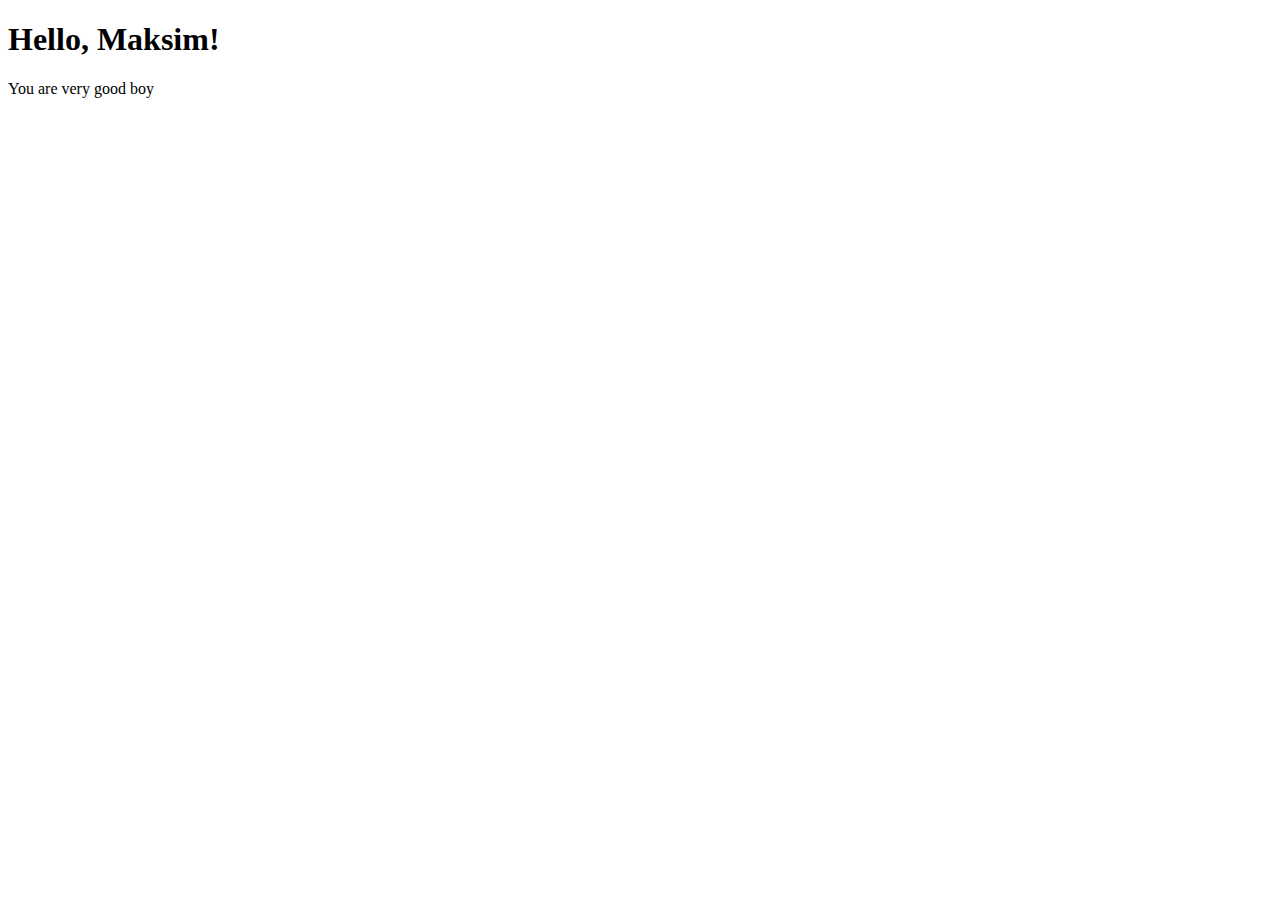
<file: index.html>
<!DOCTYPE html>
<html lang="en">
<head>
    <meta charset="UTF-8">
    <meta http-equiv="X-UA-Compatible" content="IE=edge">
    <meta name="viewport" content="width=device-width, initial-scale=1.0">
    <title>Document</title>
</head>


<body>
    <h1>
        Hello, Maksim!
    </h1>
<p>
    You are very good boy
</p>


</body>


</html>
</file>
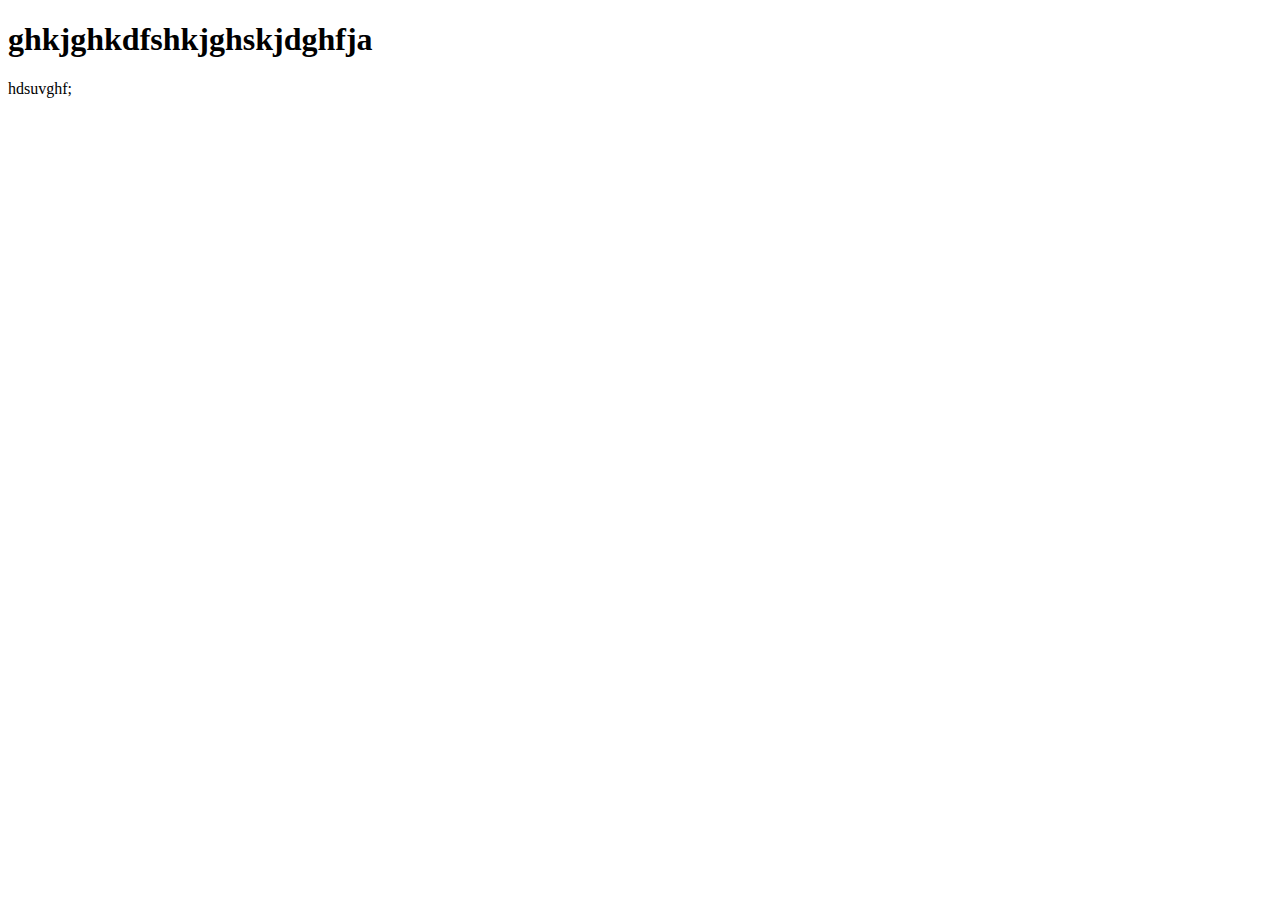
<file: index copy.html>
<!DOCTYPE html>
<html lang="en">
<head>
    <meta charset="UTF-8">
    <meta http-equiv="X-UA-Compatible" content="IE=edge">
    <meta name="viewport" content="width=device-width, initial-scale=1.0">
    <title>Document</title>
</head>

<body>
    <h1>ghkjghkdfshkjghskjdghfja</h1>
    <div>
        hdsuvghf;
    </div>
</body>
</html>
</file>
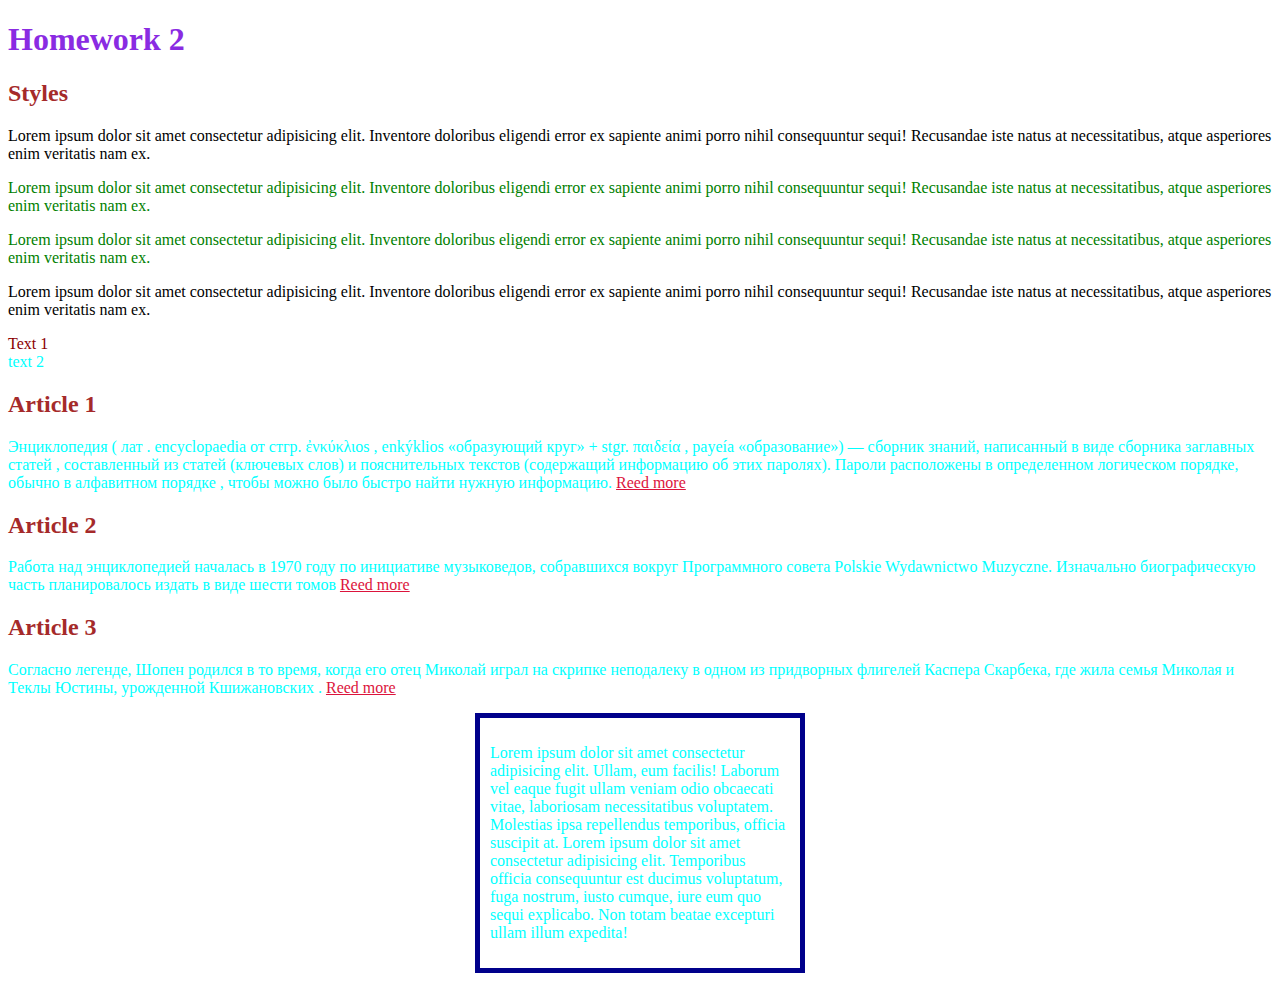
<file: homework2/1.html>
<!DOCTYPE html>
<html lang="en">
<head>
    <meta charset="UTF-8">
    <meta http-equiv="X-UA-Compatible" content="IE=edge">
    <meta name="viewport" content="width=device-width, initial-scale=1.0">
    <title>Document</title>
    <link rel="stylesheet" href="style/1.css">
</head>
<body>
    <h1>Homework 2</h1>
    <h2>Styles</h2>
    <p>
        Lorem ipsum dolor sit amet consectetur adipisicing elit. 
        Inventore doloribus eligendi error ex sapiente animi porro nihil consequuntur sequi! Recusandae iste natus at 
        necessitatibus, atque asperiores enim veritatis nam ex.
    </p>
    <p class="green-text"> 
        Lorem ipsum dolor sit amet consectetur adipisicing elit. 
        Inventore doloribus eligendi error ex sapiente animi porro nihil consequuntur sequi! Recusandae iste natus at 
        necessitatibus, atque asperiores enim veritatis nam ex.
    </p>
    <p class="green-text"> 
        Lorem ipsum dolor sit amet consectetur adipisicing elit. 
        Inventore doloribus eligendi error ex sapiente animi porro nihil consequuntur sequi! Recusandae iste natus at 
        necessitatibus, atque asperiores enim veritatis nam ex.
    </p>
    <p>
        Lorem ipsum dolor sit amet consectetur adipisicing elit. 
        Inventore doloribus eligendi error ex sapiente animi porro nihil consequuntur sequi! Recusandae iste natus at 
        necessitatibus, atque asperiores enim veritatis nam ex.
    </p>
    <div id="main">
        Text 1
    </div>
    <div>
        text 2
    </div>
    <div class="wiki1">

         <h2>
             Article 1
         </h2>
         <p>
            Энциклопедия ( лат . encyclopaedia от стгр.  ἐνκύκλιos , enkýklios «образующий круг» + stgr.  παιδεία , payeía «образование») — сборник знаний, написанный в виде сборника заглавных статей , составленный из статей (ключевых слов) и пояснительных текстов (содержащий информацию об этих паролях). Пароли расположены в определенном логическом порядке, обычно в алфавитном порядке , 
            чтобы можно было быстро найти нужную информацию.
            <a href="https://pl.wikipedia.org/wiki/Encyklopedia">
                Reed more

            </a>
         </p>
    </div>
    <div class="wiki2">
        <h2> 
            Article 2
        </h2>
        <p>
            Работа над энциклопедией началась в 1970 году по инициативе музыковедов, собравшихся вокруг Программного совета Polskie Wydawnictwo Muzyczne. Изначально
            биографическую часть планировалось издать в виде шести томов
            <a href="https://pl.wikipedia.org/wiki/Encyklopedia_muzyczna_PWM">
                Reed more
            </a>
        </p>
    
    </div>
    <div class="wiki3">
        <h2> 
            Article 3
        </h2>
        <p>
            Согласно легенде, Шопен родился в то время, когда его отец Миколай играл на скрипке 
            неподалеку в одном из придворных флигелей Каспера Скарбека, где жила семья Миколая и Теклы Юстины, урожденной Кшижановских . 
           
            <a href="https://pl.wikipedia.org/wiki/Fryderyk_Chopin">
                Reed more
            </a>
        </p>
    </div>
    <div class="size">
<p>
    Lorem ipsum dolor sit amet consectetur adipisicing elit. Ullam, eum facilis! Laborum vel eaque fugit ullam veniam odio obcaecati vitae, laboriosam necessitatibus voluptatem. 
    Molestias ipsa repellendus temporibus, officia suscipit at. Lorem ipsum dolor sit amet consectetur adipisicing elit. Temporibus officia consequuntur est ducimus voluptatum, fuga nostrum, iusto cumque, iure eum quo sequi explicabo.
     Non totam beatae excepturi ullam illum expedita!
</p>
    </div>
</body>
</html>
</file>
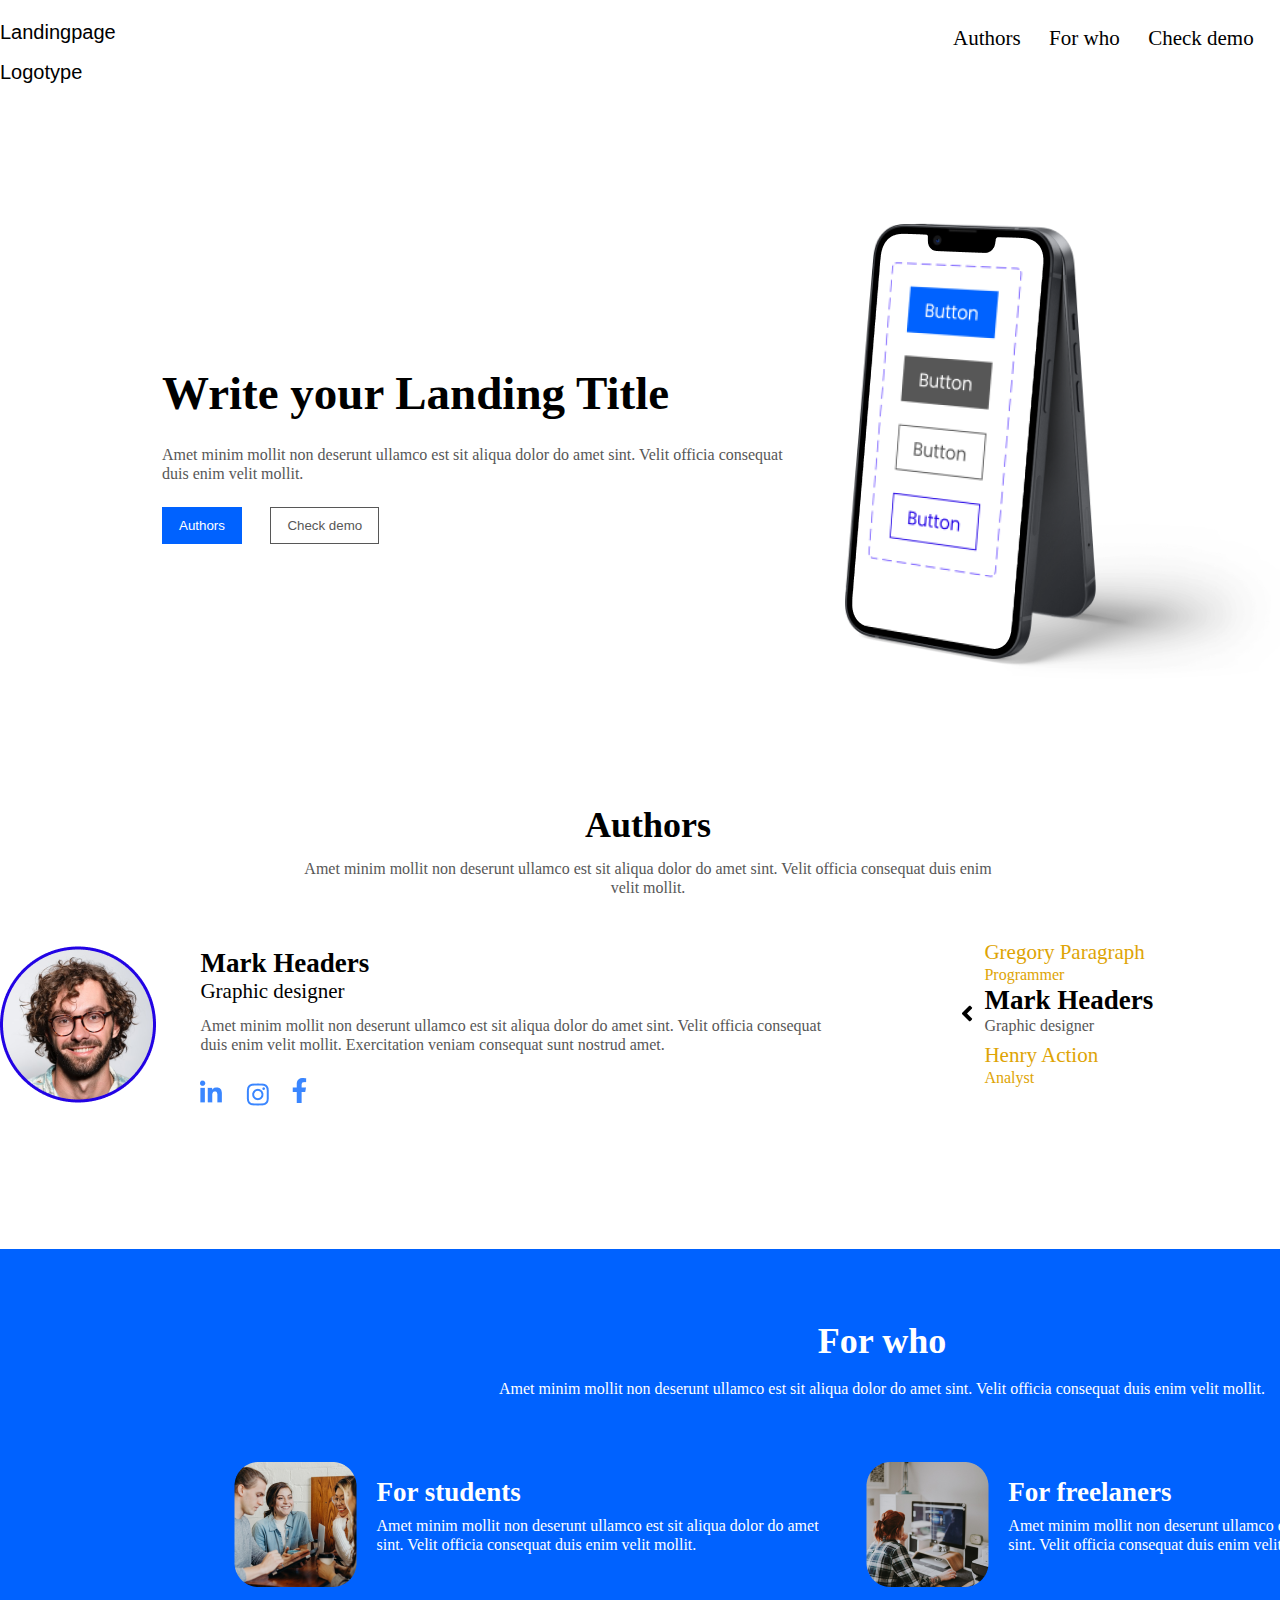
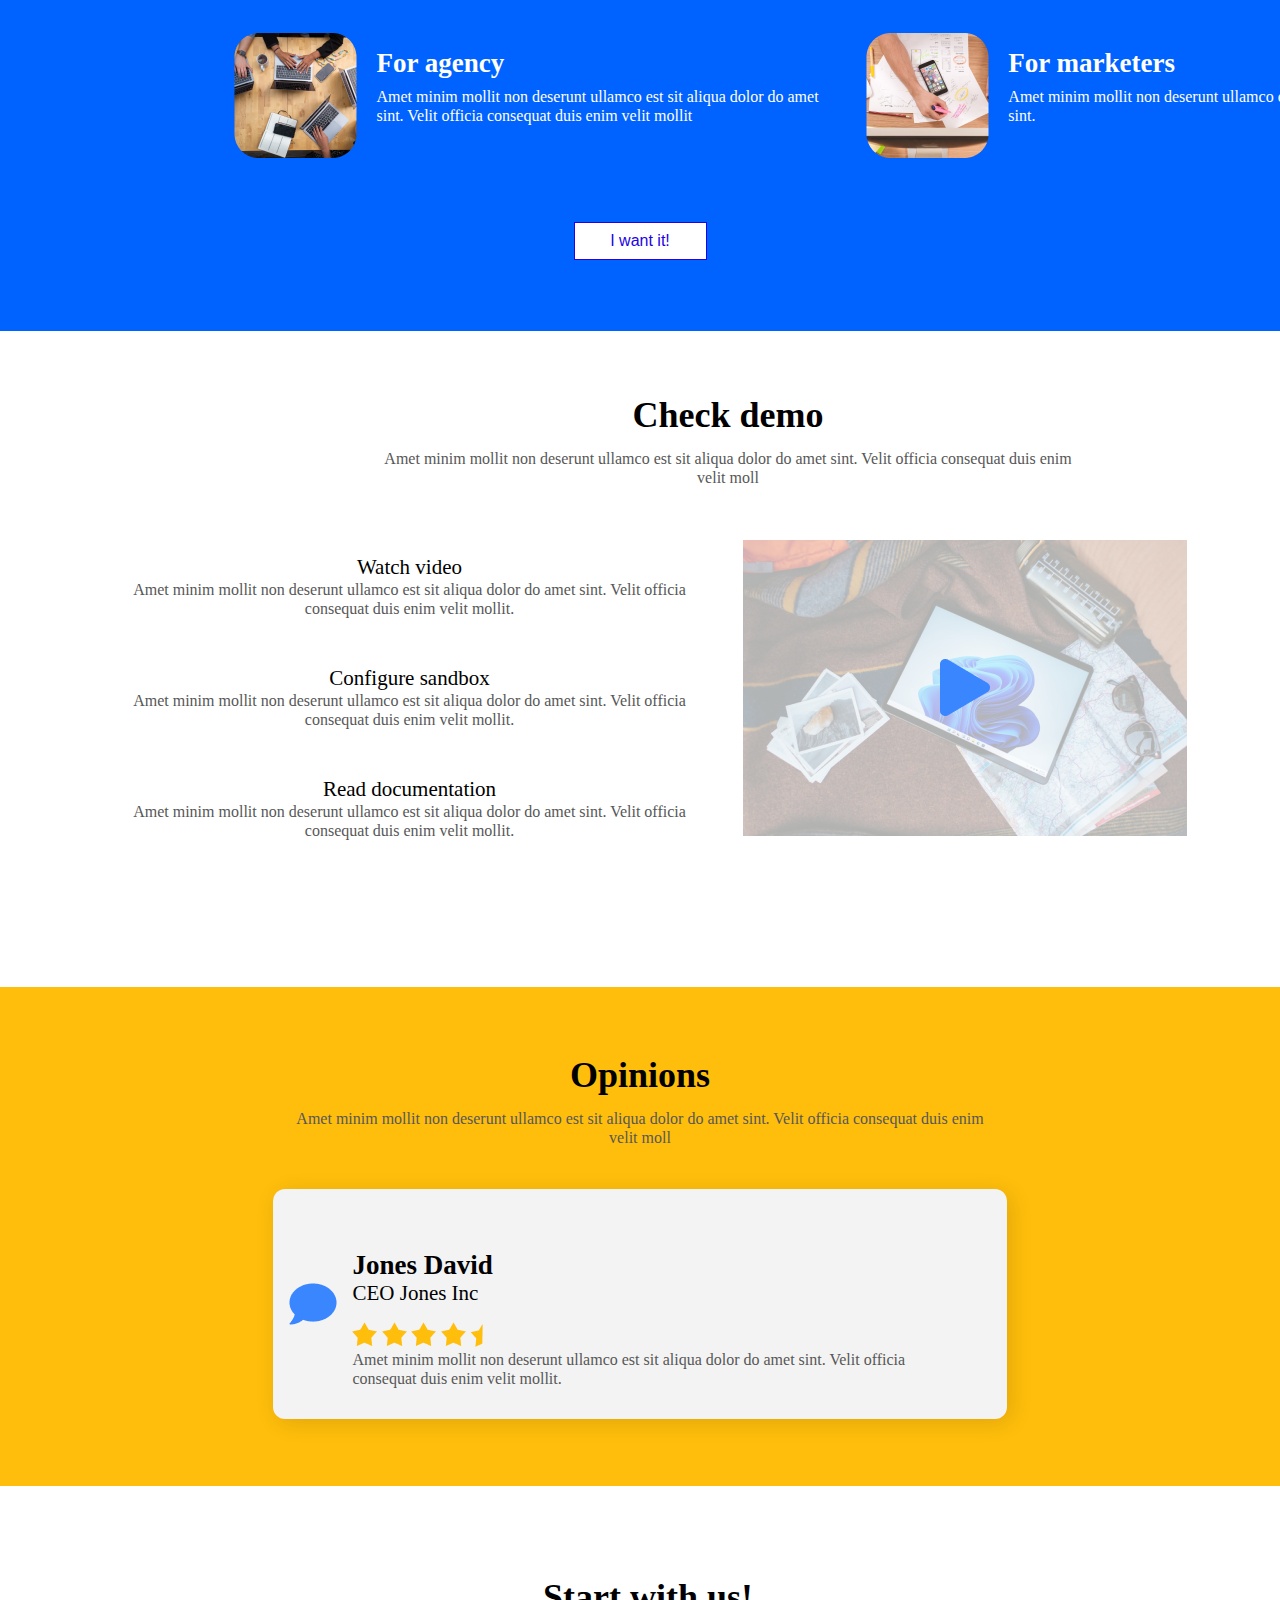
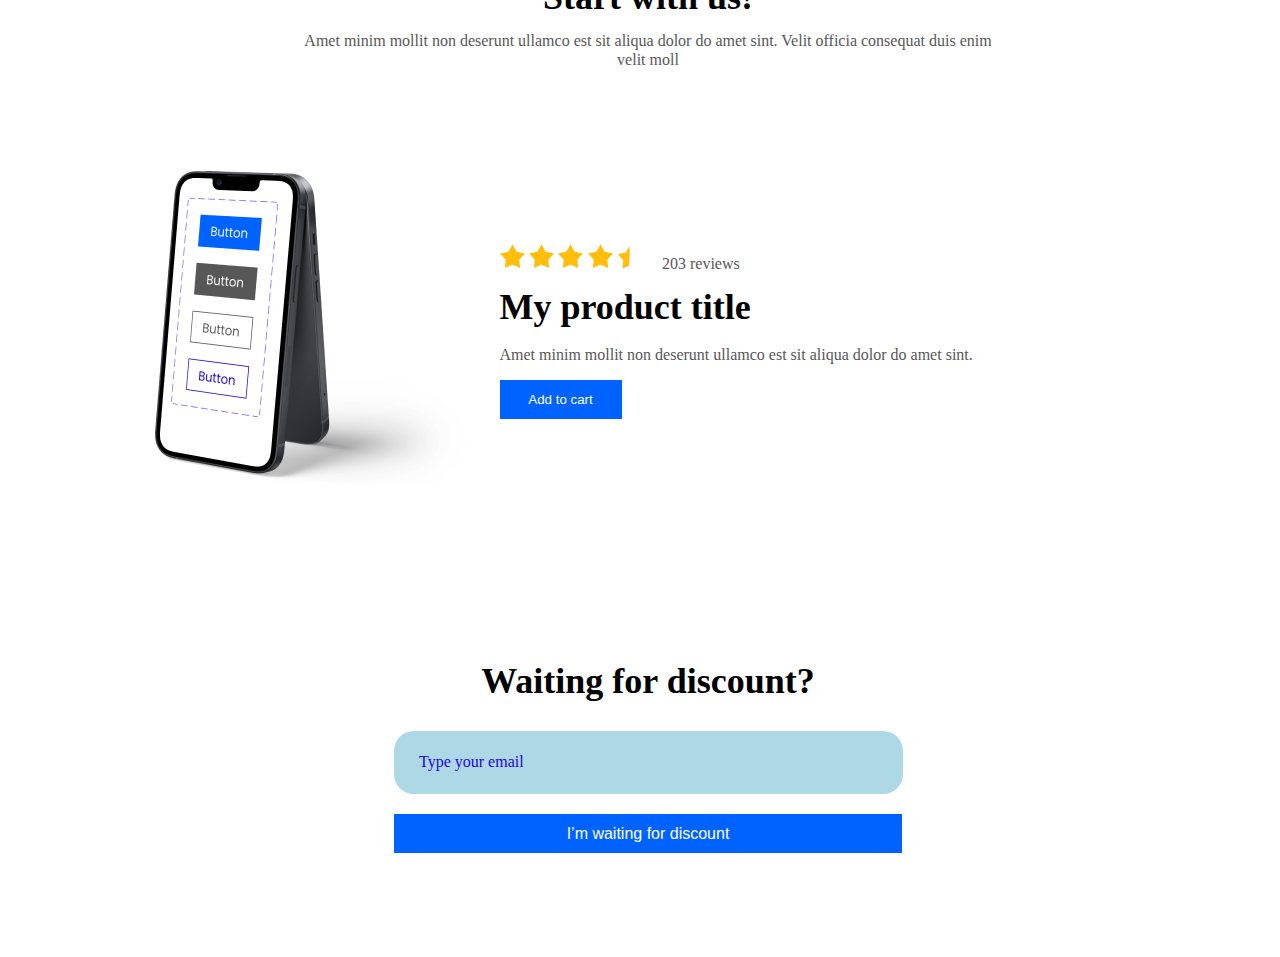
<file: homework3 copy/page.html>
<!DOCTYPE html>
<html lang="en">
<head>
    <meta charset="UTF-8">
    <meta http-equiv="X-UA-Compatible" content="IE=edge">
    <meta name="viewport" content="width=device-width, initial-scale=1.0">
    <title>homework3</title>
    <link rel="stylesheet" href="style2.css">
</head>
<body>
    <header>
        <div class="wide-wrapper">
            <div class="logo-block">
                <div class="logo">
                    Landingpage
                    <br>
                    <br>
                    Logotype                    
                </div>
            </div>
            <nav>
                <ul>
                    <li><a href="#" class="nav-link">Authors</a></li>
                    <li><a href="#" class="nav-link">For who</a></li>
                    <li><a href="#" class="nav-link">Check demo</a></li>
                    <li><a href="#" class="nav-link">Opinions</a></li>
                </ul>
                <button>
                    Buy now!
                </button>
            </nav>
        </div>
    </header>
   

    <section class="phone">
       
        <div class="wrapper">  
        <div class="text">
          <h1>
           Write your Landing Title
          </h1>
          <p class="p-phone">
            Amet minim mollit non deserunt ullamco est sit aliqua dolor do amet sint. 
            Velit officia consequat duis enim velit mollit. 
          </p>
          
          <div class="buttons">
            <button class="main">
             Authors
            </button>
            <button class="second">
                Check demo
               </button>
          </div>

        </div>
        <div class="foto-phone">
         <img src="image/iPhone 13.png" alt="phone">
        </div>
    
    </div>

       </section>



        <section class="Authors">
            <div class="wrapper">
            <h2 class="text-centered1">
                Authors
            </h2>
            <p class="text-centered2">
                Amet minim mollit non deserunt ullamco est sit aliqua dolor do amet sint. 
                Velit officia consequat duis enim velit mollit. 
            </p>
            <div class="foto">
                <img src="image/foto.png" alt="foto">
            </div>
            <div class="wrapper-column1">
<h3>
    Mark Headers
</h3>
<h4>
    Graphic designer
</h4>
<p class="autor">
    Amet minim mollit non deserunt ullamco est sit aliqua dolor do amet sint. 
Velit officia consequat duis enim velit mollit. Exercitation veniam consequat sunt 
nostrud amet.
</p>

<div class="sm">
<img  src="image/Vector.png" alt="linkedIn" >
<img class="instagram"src="image/Vector (1).png" alt="instagram">
<img src="image/Vector (2).png" alt="facebook">
</div>
            </div>
            <div class="arrow">
                <img  src="image/Vector (6).png" alt="arrow">
            </div>
            <div class="wrapper-column2">

               
                <h4 class="yellow"> 
                 Gregory Paragraph
            </h4>
            <p class="yellow">
                Programmer
            </p>
            <h3 class="Mark">
                Mark Headers
            </h3>
            <p class="designer">
                Graphic designer 
               </p>
            <h4 class="yellow"> 
                Henry Action
           </h4>
          
       <p class="yellow">
        Analyst 
       </p>
      
            </div>
            </div>
        </section>
        

        
        <section class="for-who">
<div class="wide-wrapper">
    <h2 class="text-centered1_2">
        For who
    </h2>

    <p class="text-centered2_2">
        Amet minim mollit non deserunt ullamco est sit aliqua dolor do amet sint.
        Velit officia consequat duis enim velit mollit. 
    </p>
    <div class="wrapper">
        <div class="row1">
          
             
        <div class="foto_forwho">
            <img src="image/Rectangle (1).png" alt="students">
        </div>  
        <div class="text1">
<h3 class="fh">
    For students
</h3>
<p class="fhp">
Amet minim mollit non deserunt ullamco est sit aliqua dolor do amet sint. 
Velit officia consequat duis enim velit mollit.
</p>
</div>


<div class="foto_forwho"> 
         
    <img  src="image/Rectangle (2).png" alt="freelaners">
   
</div>
   
    <div class="text1">

    
<h3 class="fh">
    For freelaners
</h3>
<p class="fhp">
    Amet minim mollit non deserunt ullamco est sit aliqua dolor do amet sint. 
    Velit officia consequat duis enim velit mollit. .
</p>
</div>
</div>

  
<div class="row2">


    <div class="foto_forwho"> 
     
<img src="image/Rectangle (3).png" alt="agency">
</div>
<div class="text1">
<h3 class="fh">
    For agency
</h3>
<p class="fhp">
    Amet minim mollit non deserunt ullamco est sit aliqua dolor do amet sint. 
    Velit officia consequat duis enim velit mollit
</p>
</div>
        
    
    
        
<div class="foto_forwho"> 
 
<img src="image/Rectangle (4).png" alt="agency">
</div>

<div class="text1"> 
<h3 class="fh">
    For marketers
</h3>
<p class="fhp">
    Amet minim mollit 
    non deserunt ullamco est sit aliqua dolor do amet sint. 
</p>
</div>
</div>
</div> 
</div>
<div class="button-white">
<button">
    I want it!
</button>
</div>

        </section>
        <section class="Check-demo">
            <div class="wrapper-wide">
                <div class="wrapper">
                    <h2 class="text-centered1">
                        Check demo
                    </h2>
                    <p class="text-centered2">
                        Amet minim mollit non deserunt ullamco est sit aliqua dolor do amet sint.
                         Velit officia consequat duis enim velit moll 
                    </p>

<div class="column1_">
   <div class="block1">

    <h4>
        Watch video
    </h4>
<p>
    Amet minim mollit non deserunt ullamco est sit aliqua dolor do amet sint. 
    Velit officia consequat duis enim velit mollit. 
</p>
</div>
<div class="block1">

    <h4>
        Configure sandbox
<p>
    Amet minim mollit non deserunt ullamco est sit aliqua dolor do amet sint. 
    Velit officia consequat duis enim velit mollit. 
</p>
</div>
<div class="block1">

    <h4>
        Read documentation
    </h4>
<p>
    Amet minim mollit non deserunt ullamco est sit aliqua dolor do amet sint. 
    Velit officia consequat duis enim velit mollit. 
</p>
</div>
</div>
<div class="column2">
<img src="image/Group 1.png" alt="video">
</div>
                </div>

            </div>

        </section>
      
      
        <section class="Opinions">
            <div class="wrapper-wide">
                <div class="text-op">
                <h2 class="text-centered1">
                    Opinions
                </h2>
                <p class="text-centered2">
                    Amet minim mollit non deserunt ullamco est sit aliqua dolor do amet sint.
                     Velit officia consequat duis enim velit moll 
                </p>
                
        </div>               
             <div class="op">
                   
                <div class="comment">
                        <img src="image/Vector (5).png" alt="comment">
                    </div>

                <div class="name-block">
                     
                    <div class="name1">

                        <div class="name">
                      
                            <h3>
                            Jones David
                             </h3>
                             <h4>
                              CEO Jones Inc
                             </h4>
                        </div> 
                 
                        <div class="stars2">
                            <img src="image/Star 1.png" alt="Star">
                            <img src="image/Star 1.png" alt="Star">
                            <img src="image/Star 1.png" alt="Star">
                            <img src="image/Star 1.png" alt="Star">
                            <img src="image/Star 5.png" alt="Star">
                        </div>
                    </div>

                    <div class="par">                        
                            <p class="p-name">
                                Amet minim mollit non deserunt ullamco est sit aliqua dolor do amet sint. 
                                Velit officia consequat duis enim velit mollit. 
                            </p>
                        </div> 

                 </div>


             </div>

                </div>
            </div>  

        </section>


        <section class="Start">
            <div class="wrapper-wide">
                <div class="wrapper">

                    
                    <div class="text-block">

                    <h2 class="text-centered1">
                        Start with us!
                    </h2>
                    <p class="text-centered2">
                        Amet minim mollit non deserunt ullamco est sit aliqua dolor do amet sint.
                         Velit officia consequat duis enim velit moll 
                    </p>
                    </div>
                    <div class="title">
                        <div class="im">
                             <img src="image/iPhone14.png" alt="phone">

                         </div>
                        <div class="text2">
                        <div class="stars2">
                          <div class="stars3">
                            <img src="image/Star 1.png" alt="Star">
                            <img src="image/Star 1.png" alt="Star">
                            <img src="image/Star 1.png" alt="Star">
                            <img src="image/Star 1.png" alt="Star">
                            <img src="image/Star 5.png" alt="Star">
                          </div>
                        </div>
                        
                        
                            <p class="rev">
                            203 reviews
                            </p>
                         
                      
                          
                           <h2>
                            My product title
                          </h2>
                          
                          <p class="t1">
                            Amet minim mollit 
                            non deserunt ullamco est sit aliqua dolor do amet sint.
                          </p>
                          
                          <button class="blue">
                            Add to cart
                          </button>
                        </div>
                    </div>
                </div>
            </div>

        </section>
      
        <section class="form">
        <div class="wrapper">
            <div class="text-block">

                <h2 class="text-centered1">
                    Waiting for discount?
                </h2>
            </div>
            <form action="">
                <input type="text" placeholder="Type your email" name="" id="">
                <button class="blue2" type="submit">
                    I’m waiting for discount
                </button>
            </form>
        </div>
    </section>

</body>
</html>
</file>
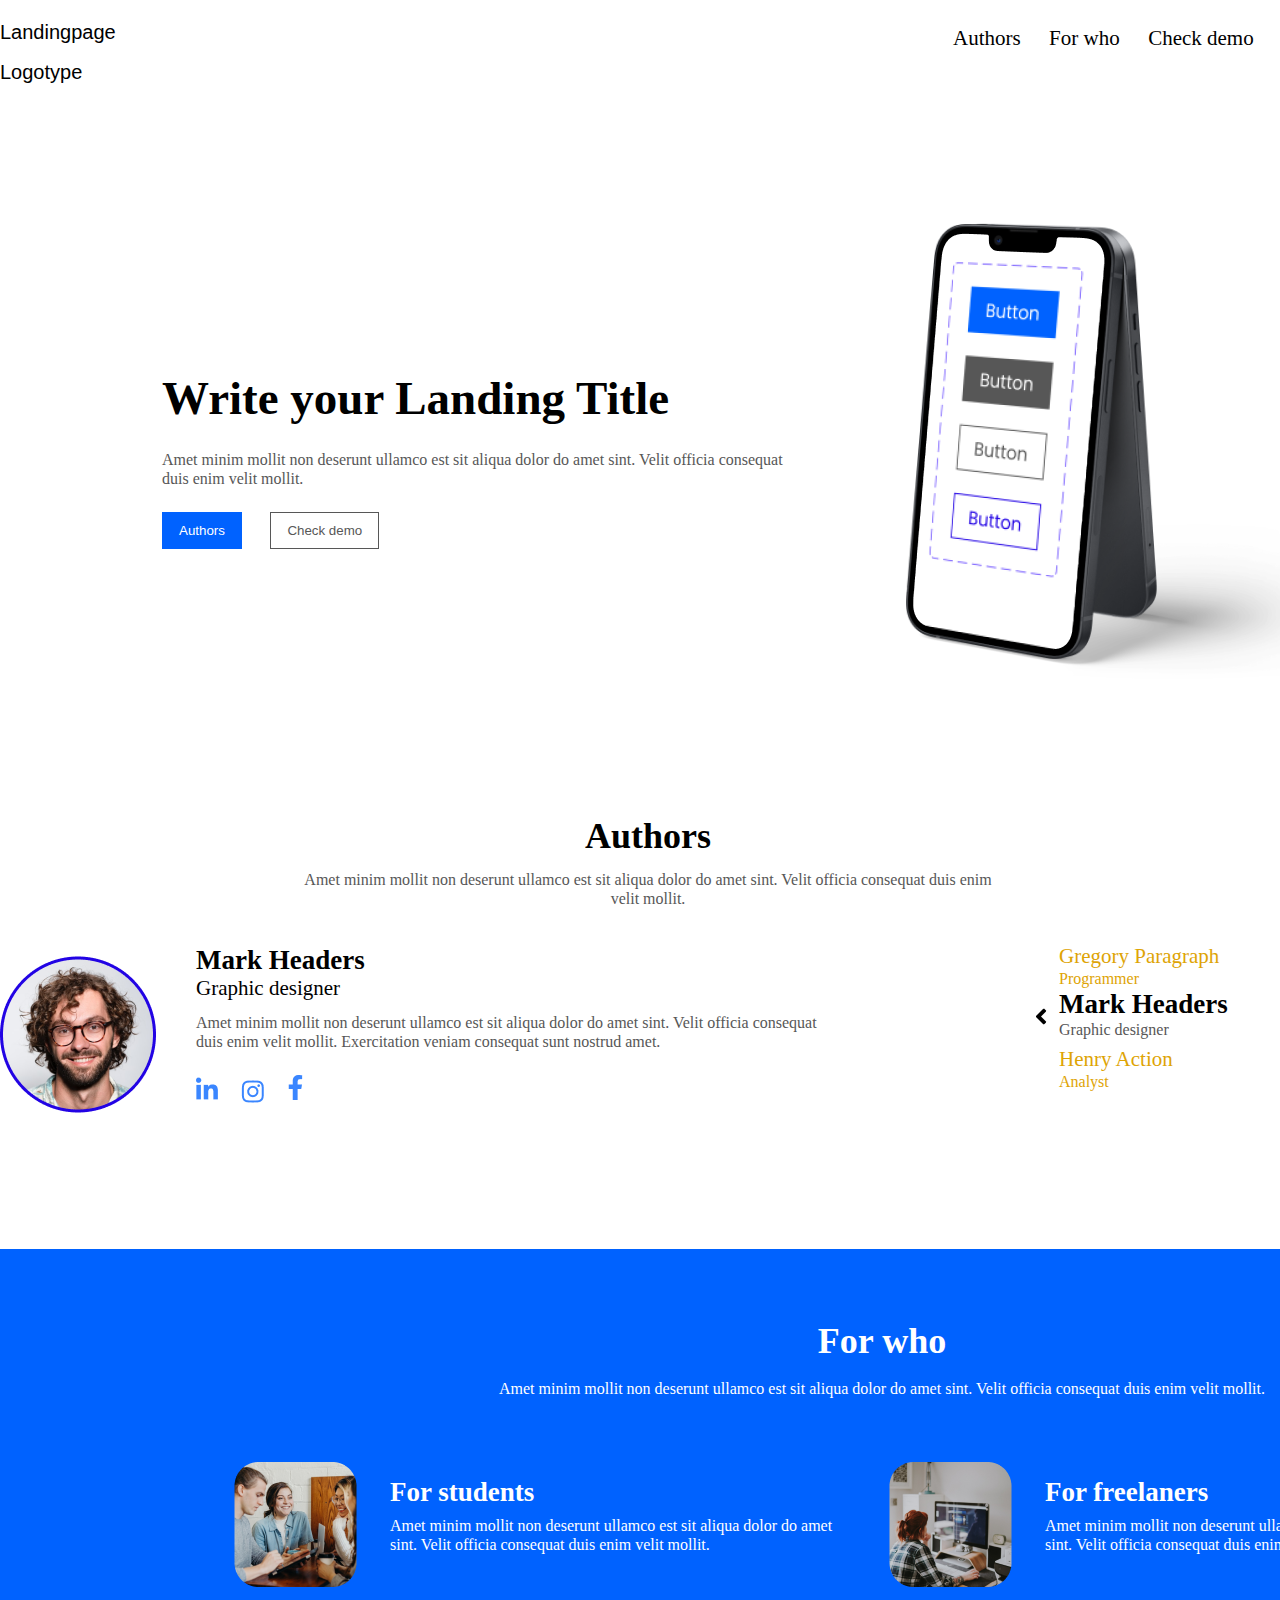
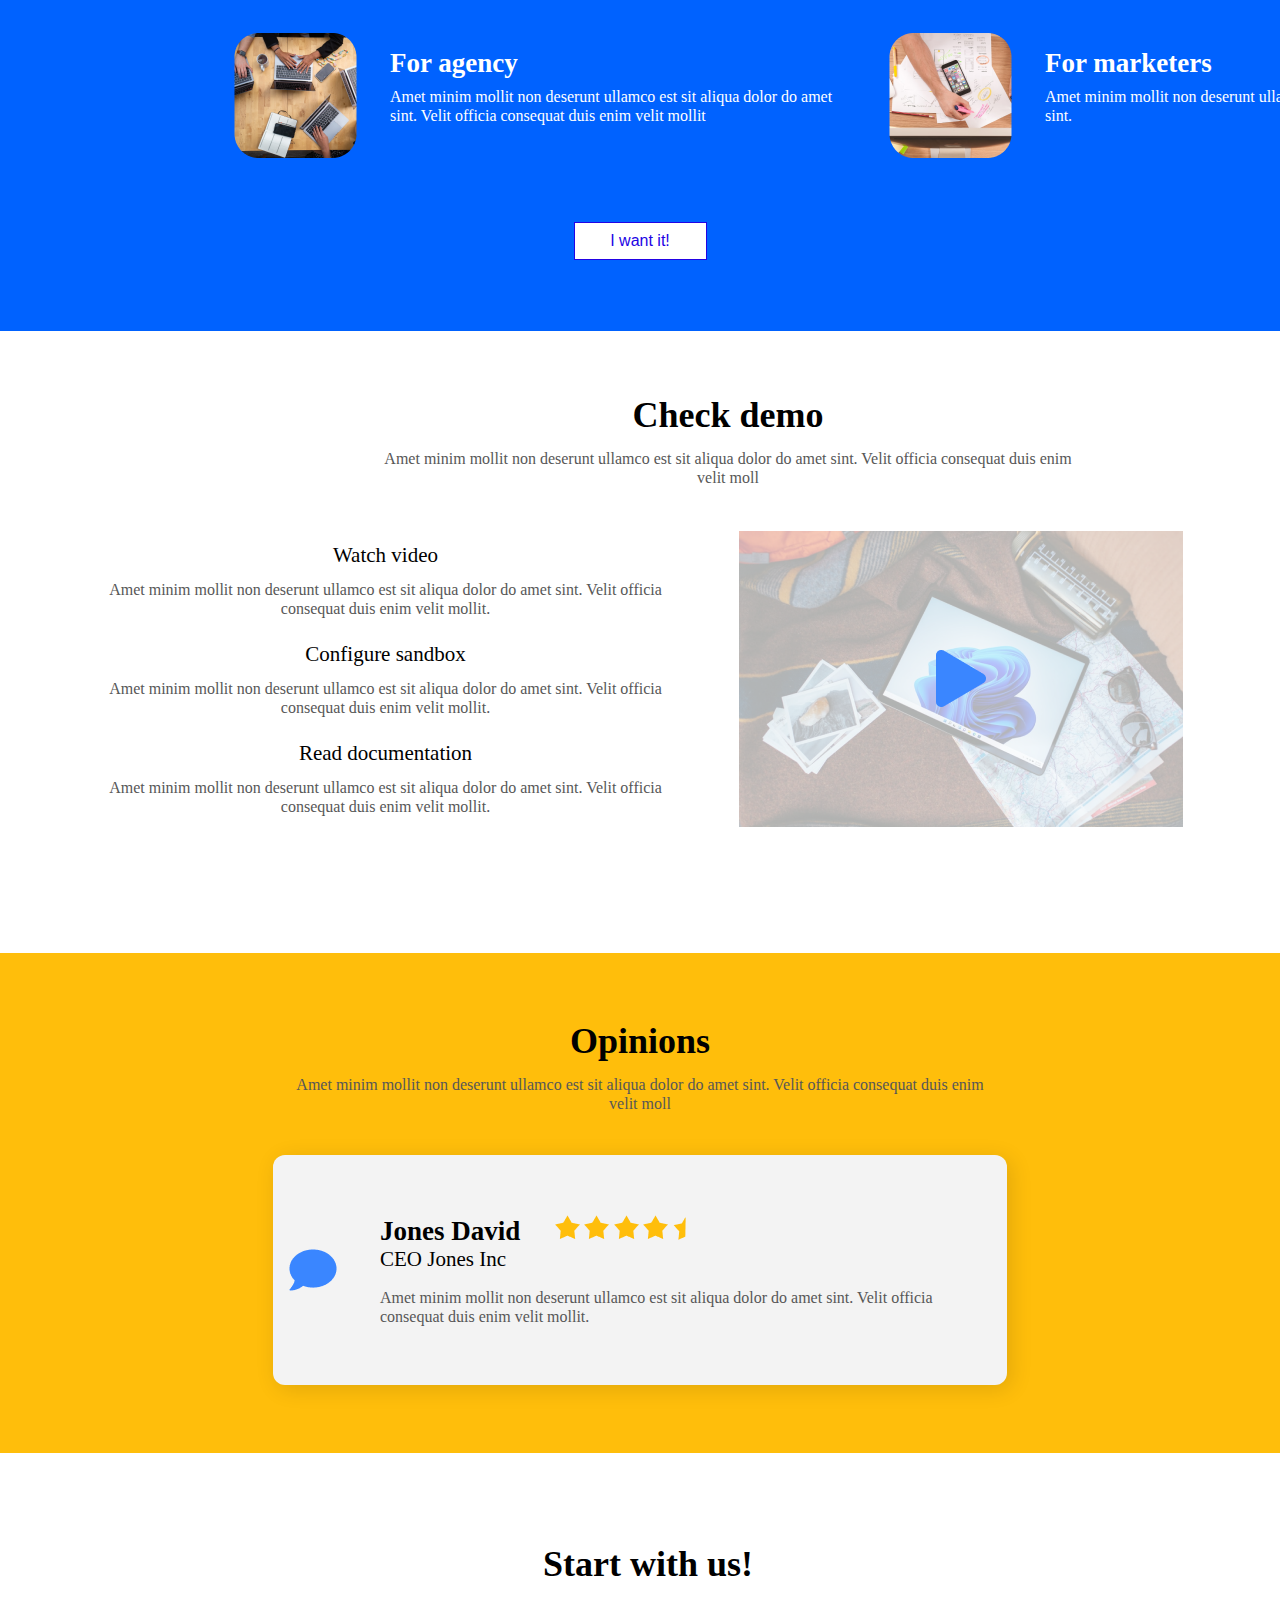
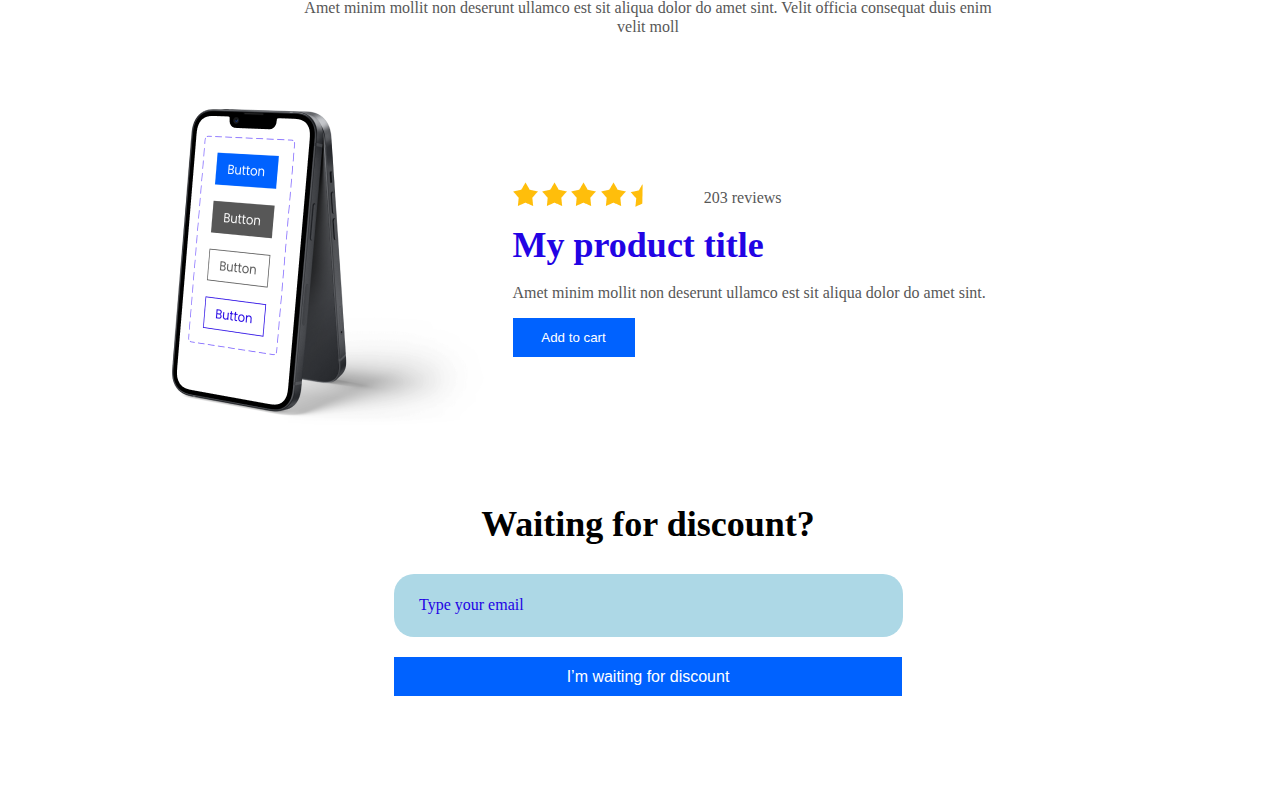
<file: homework4_/page.html>
<!DOCTYPE html>
<html lang="en">
<head>
    <meta charset="UTF-8">
    <meta http-equiv="X-UA-Compatible" content="IE=edge">
    <meta name="viewport" content="width=device-width, initial-scale=1.0">
    <title>homework3</title>
    <link rel="stylesheet" href="style2.css">
</head>
<body>
    <header>
        <div class="wide-wrapper">
            <div class="logo-block">
                <div class="logo">
                    Landingpage
                    <br>
                    <br>
                    Logotype                    
                </div>
            </div>
            <nav>
                <ul>
                    <li><a href="#" class="nav-link">Authors</a></li>
                    <li><a href="#" class="nav-link">For who</a></li>
                    <li><a href="#" class="nav-link">Check demo</a></li>
                    <li><a href="#" class="nav-link">Opinions</a></li>
                </ul>
                <button>
                    Buy now!
                </button>
            </nav>
        </div>
    </header>
   

    <section class="phone clearfix">
       
        <div class="wrapper">  
        <div class="text clearfix left">
          <h1>
           Write your Landing Title
          </h1>
          <p class="p-phone">
            Amet minim mollit non deserunt ullamco est sit aliqua dolor do amet sint. 
            Velit officia consequat duis enim velit mollit. 
          </p>
          
          <div class="buttons">
            <button class="main">
             Authors
            </button>
            <button class="second">
                Check demo
               </button>
          </div>

        </div>
        <div class="foto-phone clearfix right">
         <img src="image/iPhone 13.png" alt="phone">
        </div>
    
    </div>

       </section>



        <section class="Authors clearfix">
            <div class="wrapper">
            <h2 class="text-centered1">
                Authors
            </h2>
            <p class="text-centered2">
                Amet minim mollit non deserunt ullamco est sit aliqua dolor do amet sint. 
                Velit officia consequat duis enim velit mollit. 
            </p>

            <div class="authors1 clearfix left">
   
    <div class="foto clearfix left">
                <img src="image/foto.png" alt="foto">
    </div>
     
    <div class="wrapper-column1 clearfix right">
          <h3>
            Mark Headers
          </h3>
           
          <h4>
           Graphic designer
          </h4>
          <p class="autor">
           Amet minim mollit non deserunt ullamco est sit aliqua dolor do amet sint. 
           Velit officia consequat duis enim velit mollit. Exercitation veniam consequat sunt 
           nostrud amet.
          </p>

        <div class="sm">
        <img  src="image/Vector.png" alt="linkedIn" >
        <img class="instagram"src="image/Vector (1).png" alt="instagram">
        <img src="image/Vector (2).png" alt="facebook">
        </div>

    </div>

 </div>
    
 <div class="authors2 clearfix right">
    
    <div class="arrow clearfix left">
        <img  src="image/Vector (6).png" alt="arrow">
     </div>
    
     <div class="wrapper-column2 clearfix right">

            <h4 class="yellow"> 
                 Gregory Paragraph
            </h4>
            <p class="yellow">
                Programmer
            </p>
            <h3 class="Mark">
                Mark Headers
            </h3>
            <p class="designer">
                Graphic designer 
               </p>
            <h4 class="yellow"> 
                Henry Action
           </h4>
          
       <p class="yellow">
        Analyst 
       </p>
      
    </div>
 </div>
 </div>

</section>
        

        
        <section class="for-who clearfix">
<div class="wide-wrapper">
    <h2 class="text-centered1_2">
        For who
    </h2>

    <p class="text-centered2_2">
        Amet minim mollit non deserunt ullamco est sit aliqua dolor do amet sint.
        Velit officia consequat duis enim velit mollit. 
    </p>
    <div class="wrapper">
       
        <div class="row1 clearfix">
          
        <div class="item clearfix left">

       
        <div class="foto_forwho clearfix left" >
            <img src="image/Rectangle (1).png" alt="students">
        </div>  
        <div class="text1 clearfix right">
<h3 class="fh">
    For students
</h3>
<p class="fhp">
Amet minim mollit non deserunt ullamco est sit aliqua dolor do amet sint. 
Velit officia consequat duis enim velit mollit.
</p>
</div>
</div>
<div class="item clearfix right">
<div class="foto_forwho clearfix left"> 
         
    <img  src="image/Rectangle (2).png" alt="freelaners">
   
</div>
   
    <div class="text1 clearfix right">

    
<h3 class="fh">
    For freelaners
</h3>
<p class="fhp">
    Amet minim mollit non deserunt ullamco est sit aliqua dolor do amet sint. 
    Velit officia consequat duis enim velit mollit. .
</p>
</div>
</div>
</div>

  
<div class="row2 clearfix">

    <div class="item clearfix left">

    <div class="foto_forwho clearfix left"> 
     
<img src="image/Rectangle (3).png" alt="agency">
</div>
<div class="text1 clearfix right">
<h3 class="fh">
    For agency
</h3>
<p class="fhp">
    Amet minim mollit non deserunt ullamco est sit aliqua dolor do amet sint. 
    Velit officia consequat duis enim velit mollit
</p>
</div>
</div>
        
    
<div class="item clearfix right">  
        
<div class="foto_forwho clearfix left"> 
 
<img src="image/Rectangle (4).png" alt="agency">
</div>

<div class="text1 clearfix right"> 
<h3 class="fh">
    For marketers
</h3>
<p class="fhp">
    Amet minim mollit 
    non deserunt ullamco est sit aliqua dolor do amet sint. 
</p>
</div>
</div>
</div>
</div> 
</div>
<div class="button-white">
<button">
    I want it!
</button>
</div>

        </section>



        <section class="Check-demo clearfix">
            <div class="wrapper-wide">
                <div class="wrapper">
                    <h2 class="text-centered1">
                        Check demo
                    </h2>
                    <p class="text-centered2">
                        Amet minim mollit non deserunt ullamco est sit aliqua dolor do amet sint.
                         Velit officia consequat duis enim velit moll 
                    </p>
<div>

</div>
<div class="content clearfix">
<div class="column1_clearfix left">
  
    <div class="block1">

    <h4 class="hcontent">
        Watch video
    </h4>
<p>
    Amet minim mollit non deserunt ullamco est sit aliqua dolor do amet sint. 
    Velit officia consequat duis enim velit mollit. 
</p>
</div>
<div class="block1">

    <h4 class="hcontent">
        Configure sandbox
    </h4>
<p>
    Amet minim mollit non deserunt ullamco est sit aliqua dolor do amet sint. 
    Velit officia consequat duis enim velit mollit. 
</p>
</div>
<div class="block1">

    <h4 class="hcontent">
        Read documentation
    </h4>
<p>
    Amet minim mollit non deserunt ullamco est sit aliqua dolor do amet sint. 
    Velit officia consequat duis enim velit mollit. 
</p>
</div>
</div>
<div class="column2 clearfix right">
<img src="image/Group 1.png" alt="video">
</div>
                </div>
            </div>
            </div>

        </section>
      
      
        <section class="Opinions clearfix">
            <div class="wrapper-wide">
                <div class="text-op">
                <h2 class="text-centered1">
                    Opinions
                </h2>
                <p class="text-centered2">
                    Amet minim mollit non deserunt ullamco est sit aliqua dolor do amet sint.
                     Velit officia consequat duis enim velit moll 
                </p>
                
        </div>               
             <div class="op clearfix">
                   
                <div class="comment clearfix left">
                        <img src="image/Vector (5).png" alt="comment">
                    </div>

                <div class="name-block clearfix right">
                     
                    <div class="name1 clearfix">

                        <div class="name clearfix left">
                      
                            <h3>
                            Jones David
                             </h3>
                             <h4>
                              CEO Jones Inc
                             </h4>
                        </div> 
                 
                        <div class="stars2 clearfix right">
                            <img src="image/Star 1.png" alt="Star">
                            <img src="image/Star 1.png" alt="Star">
                            <img src="image/Star 1.png" alt="Star">
                            <img src="image/Star 1.png" alt="Star">
                            <img src="image/Star 5.png" alt="Star">
                        </div>
                    </div>

                    <div class="par clearfix">                        
                            <p class="p-name">
                                Amet minim mollit non deserunt ullamco est sit aliqua dolor do amet sint. 
                                Velit officia consequat duis enim velit mollit. 
                            </p>
                        </div> 

                 </div>


             </div>

                </div>
            </div>  

        </section>


        <section class="Start clearfix">
            <div class="wrapper-wide">
                <div class="wrapper">

                    
                    <div class="text-block">

                    <h2 class="text-centered1">
                        Start with us!
                    </h2>
                    <p class="text-centered2">
                        Amet minim mollit non deserunt ullamco est sit aliqua dolor do amet sint.
                         Velit officia consequat duis enim velit moll 
                    </p>
                    </div>
                    <div class="title clearfix">
             <div class="im clearfix left">
                             <img src="image/iPhone14.png" alt="phone">

            </div>
                        
            <div class="text2 clearfix right">
                <div class="reviews clearfix left">
                       
              <div class="stars2 clearfix left">
                          <div class="stars3 clearfix left">
                            <img src="image/Star 1.png" alt="Star">
                            <img src="image/Star 1.png" alt="Star">
                            <img src="image/Star 1.png" alt="Star">
                            <img src="image/Star 1.png" alt="Star">
                            <img src="image/Star 5.png" alt="Star">
                          </div>
              </div>
                        
                        
             <p class="rev clearfix right">
                            203 reviews
             </p>
            </div>          
              <div class="my-title clearfix left">        
                           <h2 class="hstart clearfix">
                            My product title
                          </h2>
                          
                          <p class="t1 clearfix">
                            Amet minim mollit 
                            non deserunt ullamco est sit aliqua dolor do amet sint.
                          </p>
                          
                          <button class="blue">
                            Add to cart
                          </button>
             </div> 
             </div>
                    </div>
                </div>
            </div>

        </section>
      
        <section class="form clearfix">
        <div class="wrapper">
            <div class="text-block-form">

                <h2 class="text-centered1">
                    Waiting for discount?
                </h2>
            </div>
            <form action="">
                <input type="text" placeholder="Type your email" name="" id="">
                <button class="blue2" type="submit">
                    I’m waiting for discount
                </button>
            </form>
        </div>
    </section>

</body>
</html>
</file>
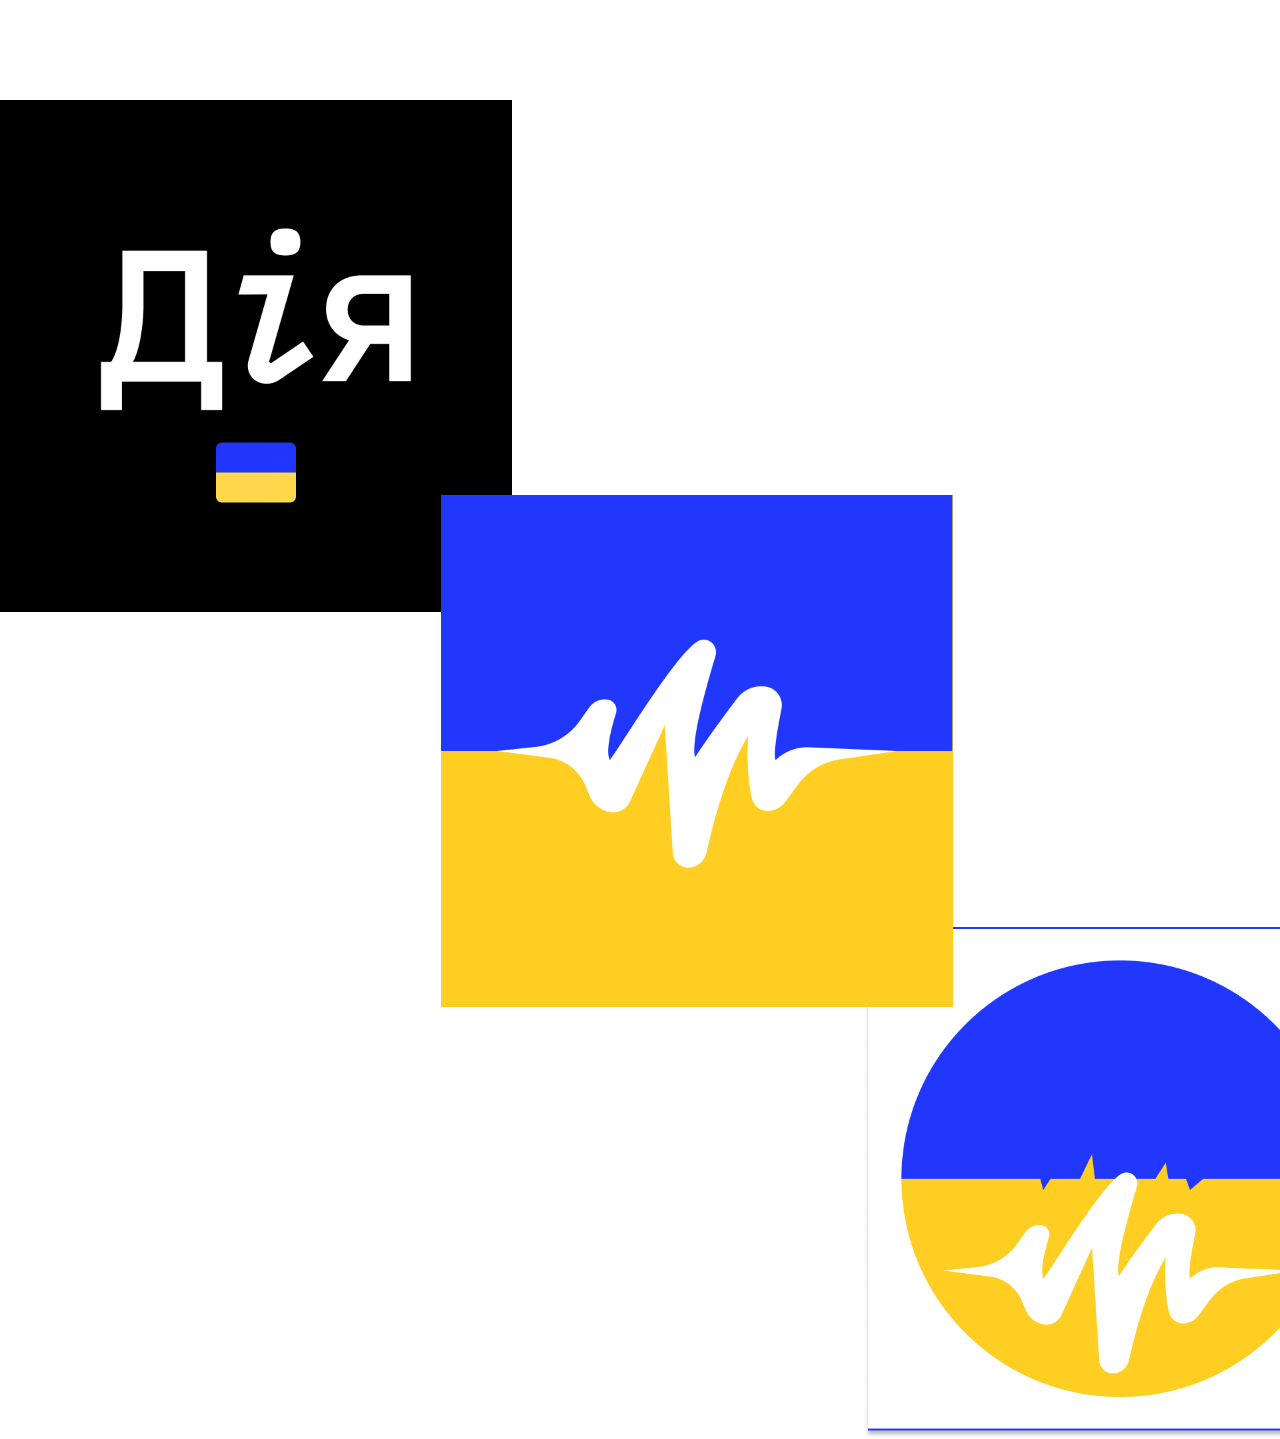
<file: homework5/page.html>
<!DOCTYPE html>
<html lang="en">
<head>
    <meta charset="UTF-8">
    <meta http-equiv="X-UA-Compatible" content="IE=edge">
    <meta name="viewport" content="width=device-width, initial-scale=1.0">
    <title>homework3</title>
    <link rel="stylesheet" href="style2.css">
    <link rel="stylesheet" href="normolize.css">
</head>
<body>
    <div class="wrapper clearfix">
        <img class="flag" src="/homework5/image/Flag.png" alt="Flag">
       
        <img class="square" src="/homework5/image/Square.png" alt="square">
     <img class="circle" src="/homework5/image/Circle.png" alt="circle">
    </div>

</body>
</html>
</file>
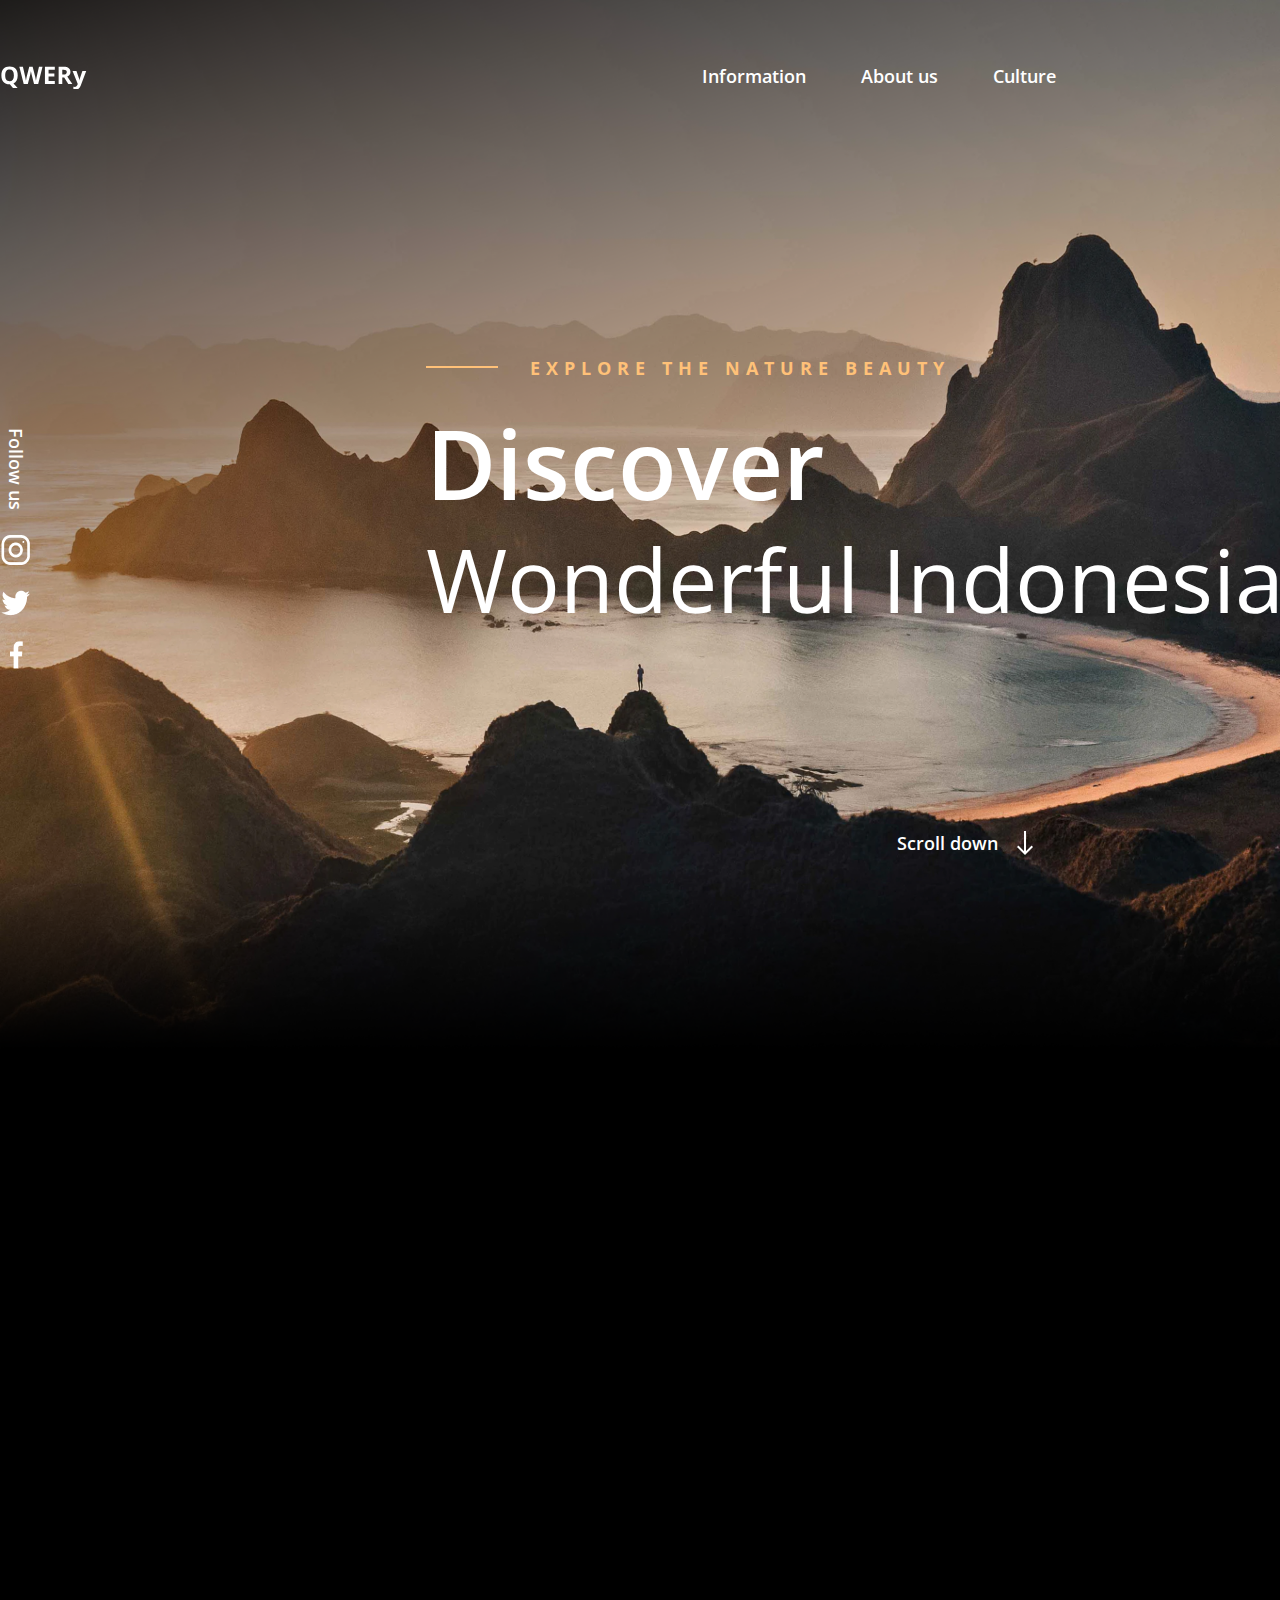
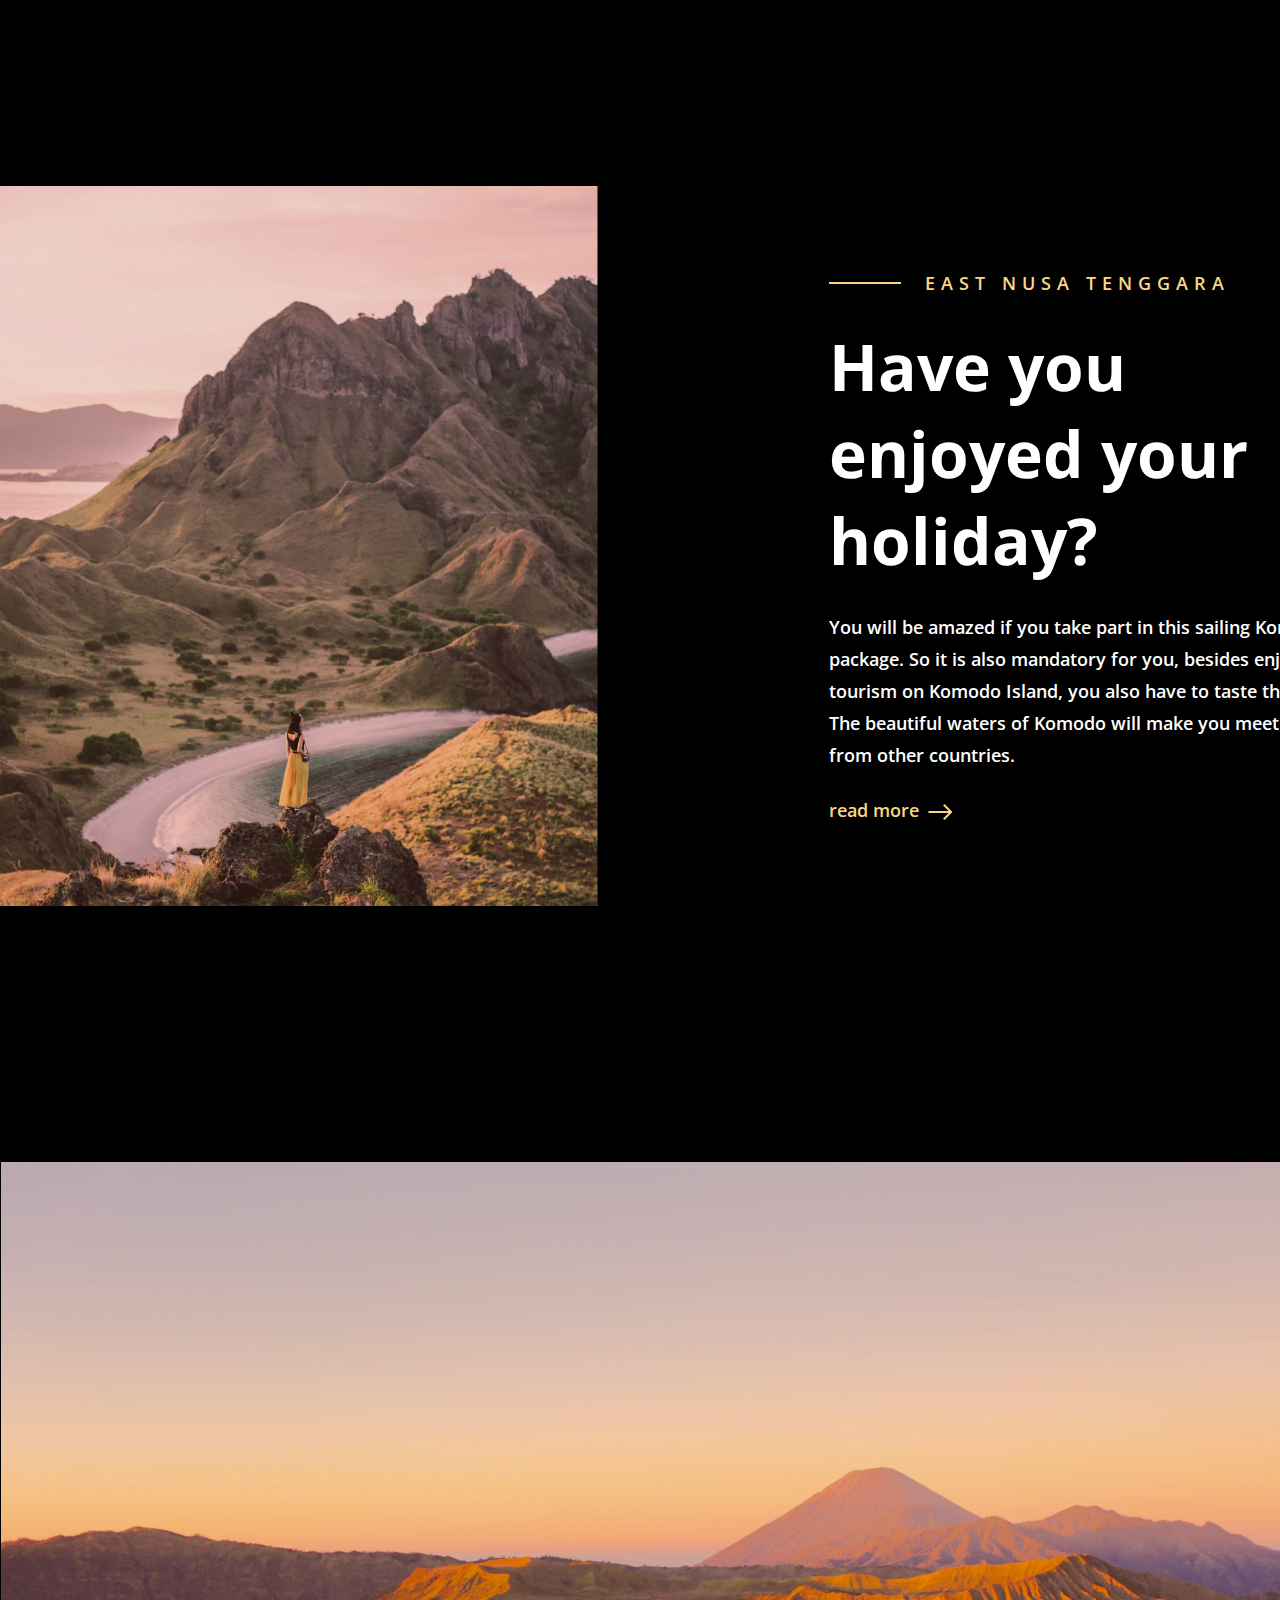
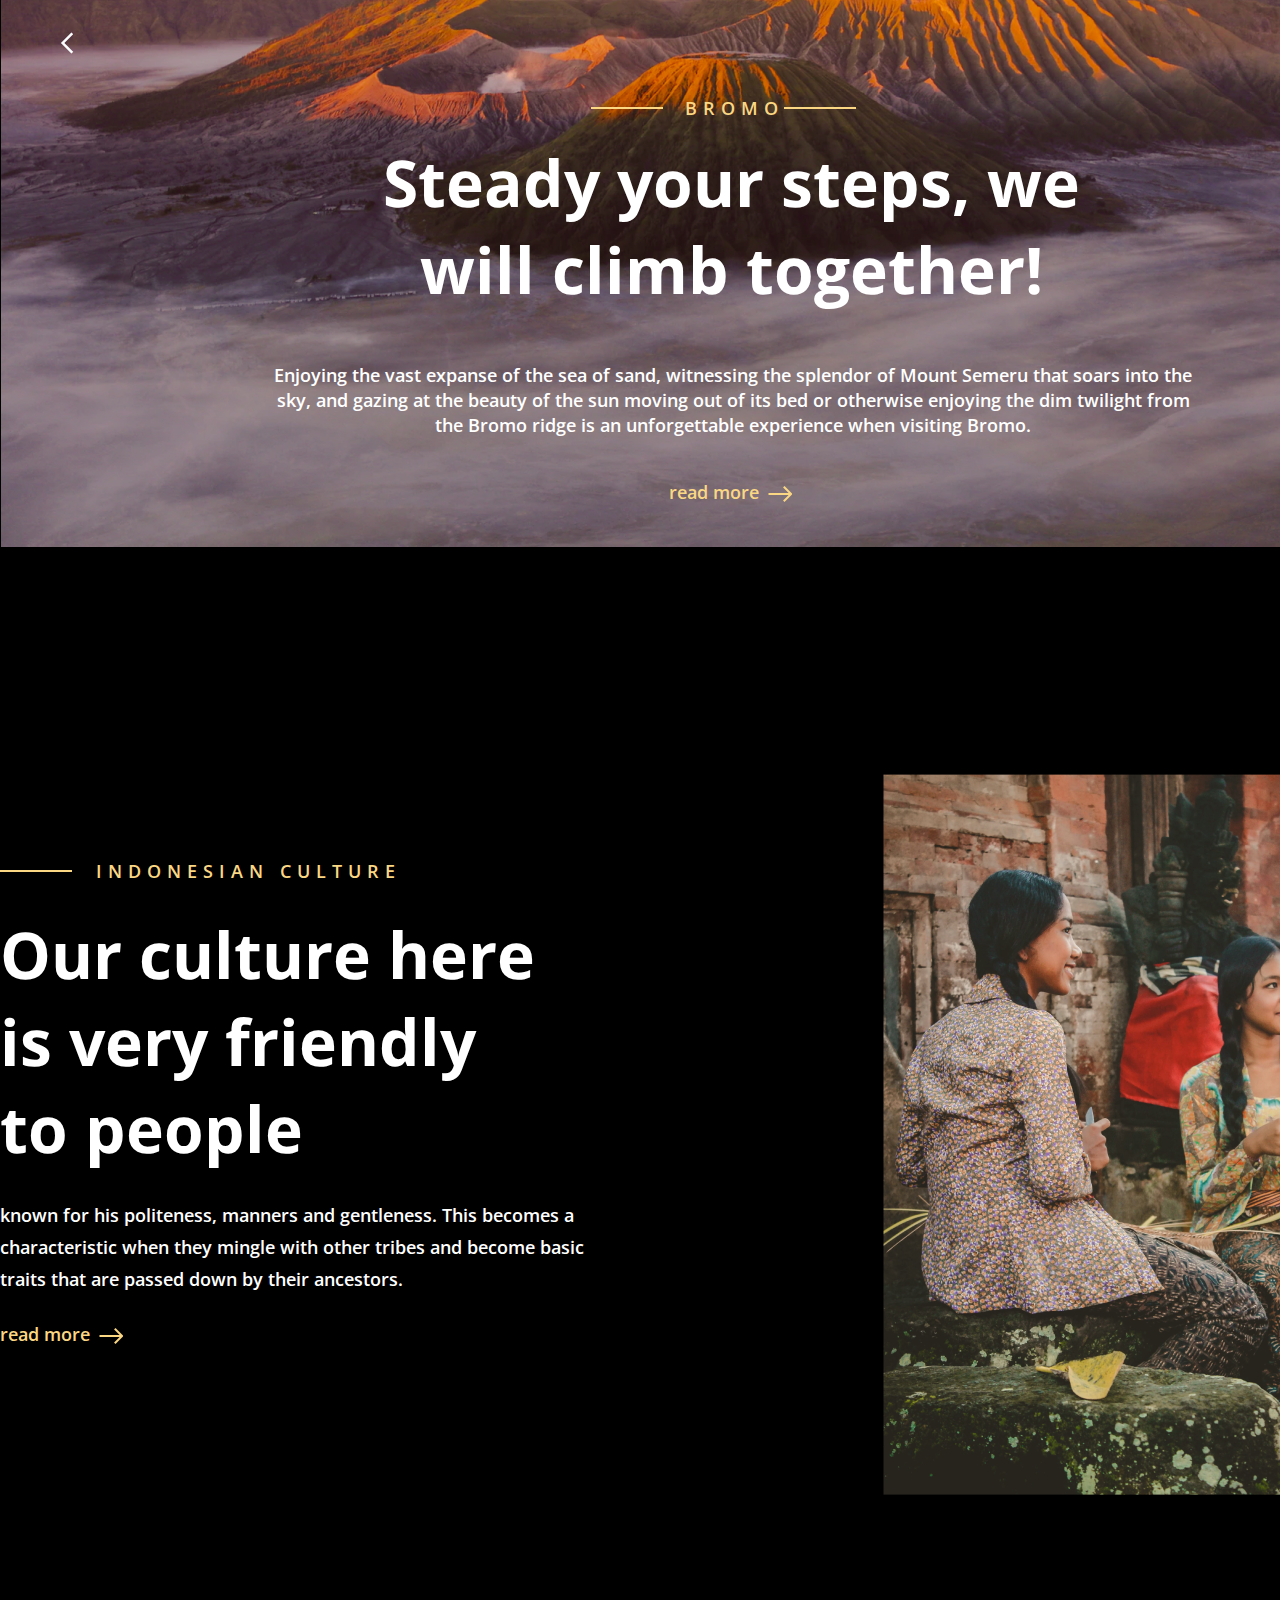
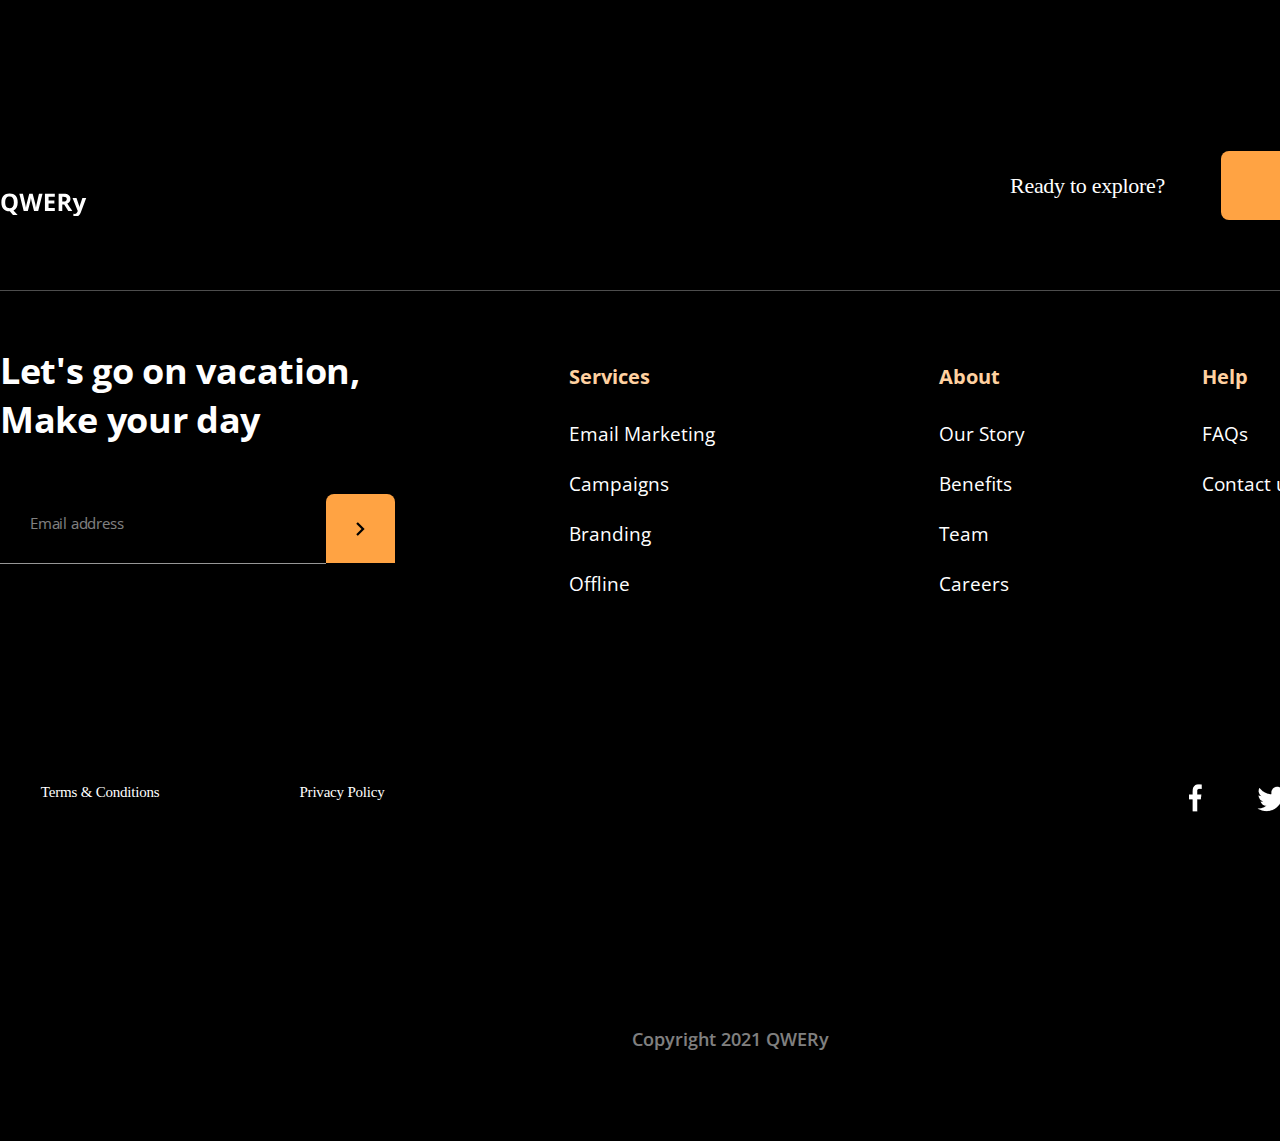
<file: homework6/page.html>
<!DOCTYPE html>
<html lang="en">
<head>
    <meta charset="UTF-8">
    <meta http-equiv="X-UA-Compatible" content="IE=edge">
    <meta name="viewport" content="width=device-width, initial-scale=1.0">
    <title>homework3</title>
    <link href="https://fonts.googleapis.com/css2?family=Open+Sans:wght@400;600;700&display=swap" rel="stylesheet">
    <link rel="stylesheet" href="style2.css">
    <link rel="stylesheet" href="normolize.css">
</head>
<body>
   <div class="main">
        <div class="container-header clearfix">

            <header>
                 <div class="logo left">

                  <img src="image/Logo.svg" alt="logo">
                </div>
               
                <div class="menu-search clearfix right">

               <div class="menu clearfix left"> 
                  <nav>
                    <ul>
                        <li> <a href="#">Information</a></li>
                        <li> <a href="#">About us</a></li>
                        <li> <a href="#">Culture</a></li>
                    </ul>
                  </nav>
                </div>

             

                <div class="searh clearfix right">
                  <button class="search-btn">
                    <img src="image/coolicon.png" alt="searh">
                  </button>
                  <input class="search-inp"   type="text" placeholder="Search">
                </div>
             
            </div>

                
            </header>

            <div class="main-text clearfix">

              <div class="socials  clearfix left">

               <ul>
               <li class="follow"> Follow us </li>
               <li> <img class="inst" src="image/004-instagram.png" alt="inst"></li>
               <li><img class="tw" src="image/003-twitter.png" alt="tw"> </li>
               <li> <img class="fb" src="image/001-facebook.png" alt="fb"> </li>
              </ul>

              </div>  
              <div class="text clearfix left">

                <h3>explore the Nature Beauty</h3>
                <h1>Discover</h1>
                  <h2>Wonderful Indonesia</h2>

              </div>
              <div class="scroll" >
                <p>
                  Scroll down
                </p>

              </div>

            </div>
           
        </div>

      </div>
      <div class="linear"></div>
      
      <div class="container clearfix">
        <section class="nusa clearfix">
          <div class="im-nusa clearfix left">
            <img src="image/nusa.png" alt="nusa">
          </div>
          <div class="nusa-text clearfix right">
            <h5>
              EAST nUSA TENGGARA

            </h5>

            <h4 class="read-t">
              Have you enjoyed your holiday?
            </h4>
            <p class="read-p">
              You will be amazed if you take part in this sailing Komodo island tour package. So it is also mandatory for you, besides enjoying Komodo tourism on Komodo Island, you also have to taste the marine tourism.  The beautiful waters of 
              Komodo will make you meet many travelers from other countries.
            </p>
            <a class="read" href="#">read more</a>


          </div>


        </section>

        <section class="bromo clearfix">
          <div class="arrows clearfix">
            <a href class="arrow-left"><img src="image/arrow_left.png" alt=""></a>
            <a href class="arrow-right"><img src="image/arrow-right.png" alt=""></a>
        </div>
          <h5 class="bromo-h5">Bromo</h5>
          <h4 class="bromo-h4">
            Steady your steps, we will climb together!
          </h4>
          <p class="bromo-p">Enjoying the vast expanse of the sea of ​​​​sand, witnessing the splendor of Mount Semeru that soars into the sky, and gazing at the beauty of the sun moving out of its bed or otherwise enjoying the dim twilight from the 
            Bromo ridge is an unforgettable experience when visiting Bromo.</p>
            <a class="read read-b" href="#">read more</a>


        </section>




        <section class="indonesia">
          <div class="im-indonesia clearfix right">
            <img src="image/01.png" alt="indonesia">
          </div>
          <div class="nusa-text clearfix left">
            <h5>
              INDONESIAN CULTURE

            </h5>

            <h4 class="read-t">
              Our culture here is very friendly to people
            </h4>
            <p class="read-p text-ind">
              known for his politeness, manners and gentleness. This becomes a characteristic when they mingle with other tribes and become basic traits that are passed down by their ancestors.
             </p>
            <a class="read" href="#">read more</a>


          </div>


        </section>


        <footer class="clearfix">
          <div class="getstarted ">
            <img src="image/Logo.svg" alt="Logo">
            <div class="getstarted">
                <span>Ready to explore?</span>
                <a  href="#" class="getstarted-btn">Get started</a>
            </div>
        </div>
        <div class="line"></div>
        <div class="footer-block">
            <div class="footer-column">
                <p class="footer-text">Let's go on vacation, <br>Make your day</p>
                <form action="#">
                    <input type="email" placeholder="Email address">
                    <a  href="#" class="subscribe-btn"><img src="image/Path.png" alt="Subscribe"></a>
                </form>  
            </div>
            <div class="footer-column">
                <h6>Services</h6>
                <ul>
                    <li><a href="#">Email Marketing</a></li>
                    <li><a href="#">Campaigns</a></li>
                    <li><a href="#">Branding</a></li>
                    <li><a href="#">Offline</a></li>
                </ul>
            </div>
            <div class="footer-column">
                <h6>About</h6>
                <ul>
                    <li><a href="#">Our Story</a></li>
                    <li><a href="#">Benefits</a></li>
                    <li><a href="#">Team</a></li>
                    <li><a href="#">Careers</a></li>
                </ul>
            </div>
            <div class="footer-column">
                <h6>Help</h6>
                <ul>
                    <li><a href="#">FAQs</a></li>
                    <li><a href="#">Contact us</a></li>
                </ul>
            </div>
        </div>
        <div class="footer-bottom clearfix">
            <div class="footer-bottom-text clearfix left">
                <a href="">Terms & Conditions</a>
                <a href="">Privacy Policy</a>
            </div>
            <div class="footer-social clearfix right">
               <a href="#"><img src="image/001-facebook.png" alt="fb"></a>
               <a href="#"><img src="image/003-twitter.png" alt="fb"></a>
               <a href="#"><img src="image/004-instagram.png" alt="fb"></a>
            </div>  
        </div>
        <p class="copyright">Copyright 2021 QWERy</p> 
        </footer>





      </div>
</body>
</html>
</file>
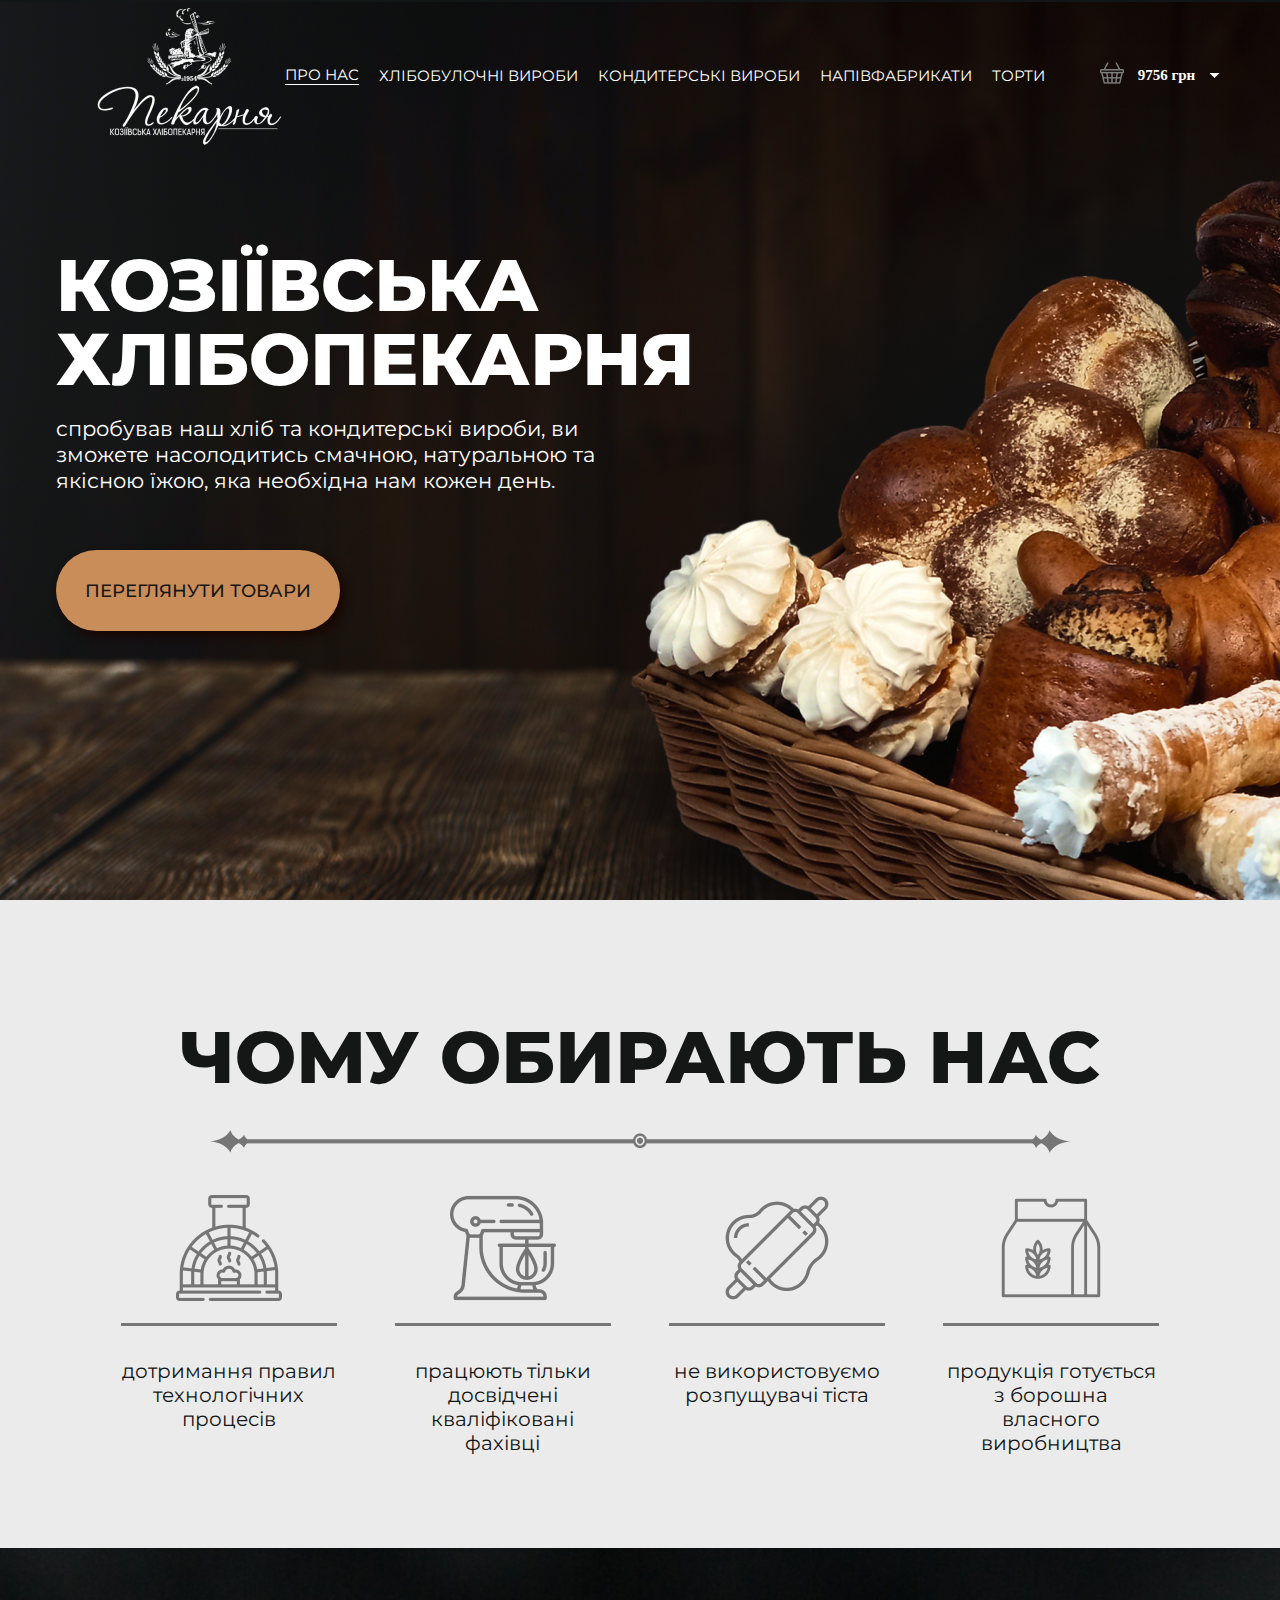
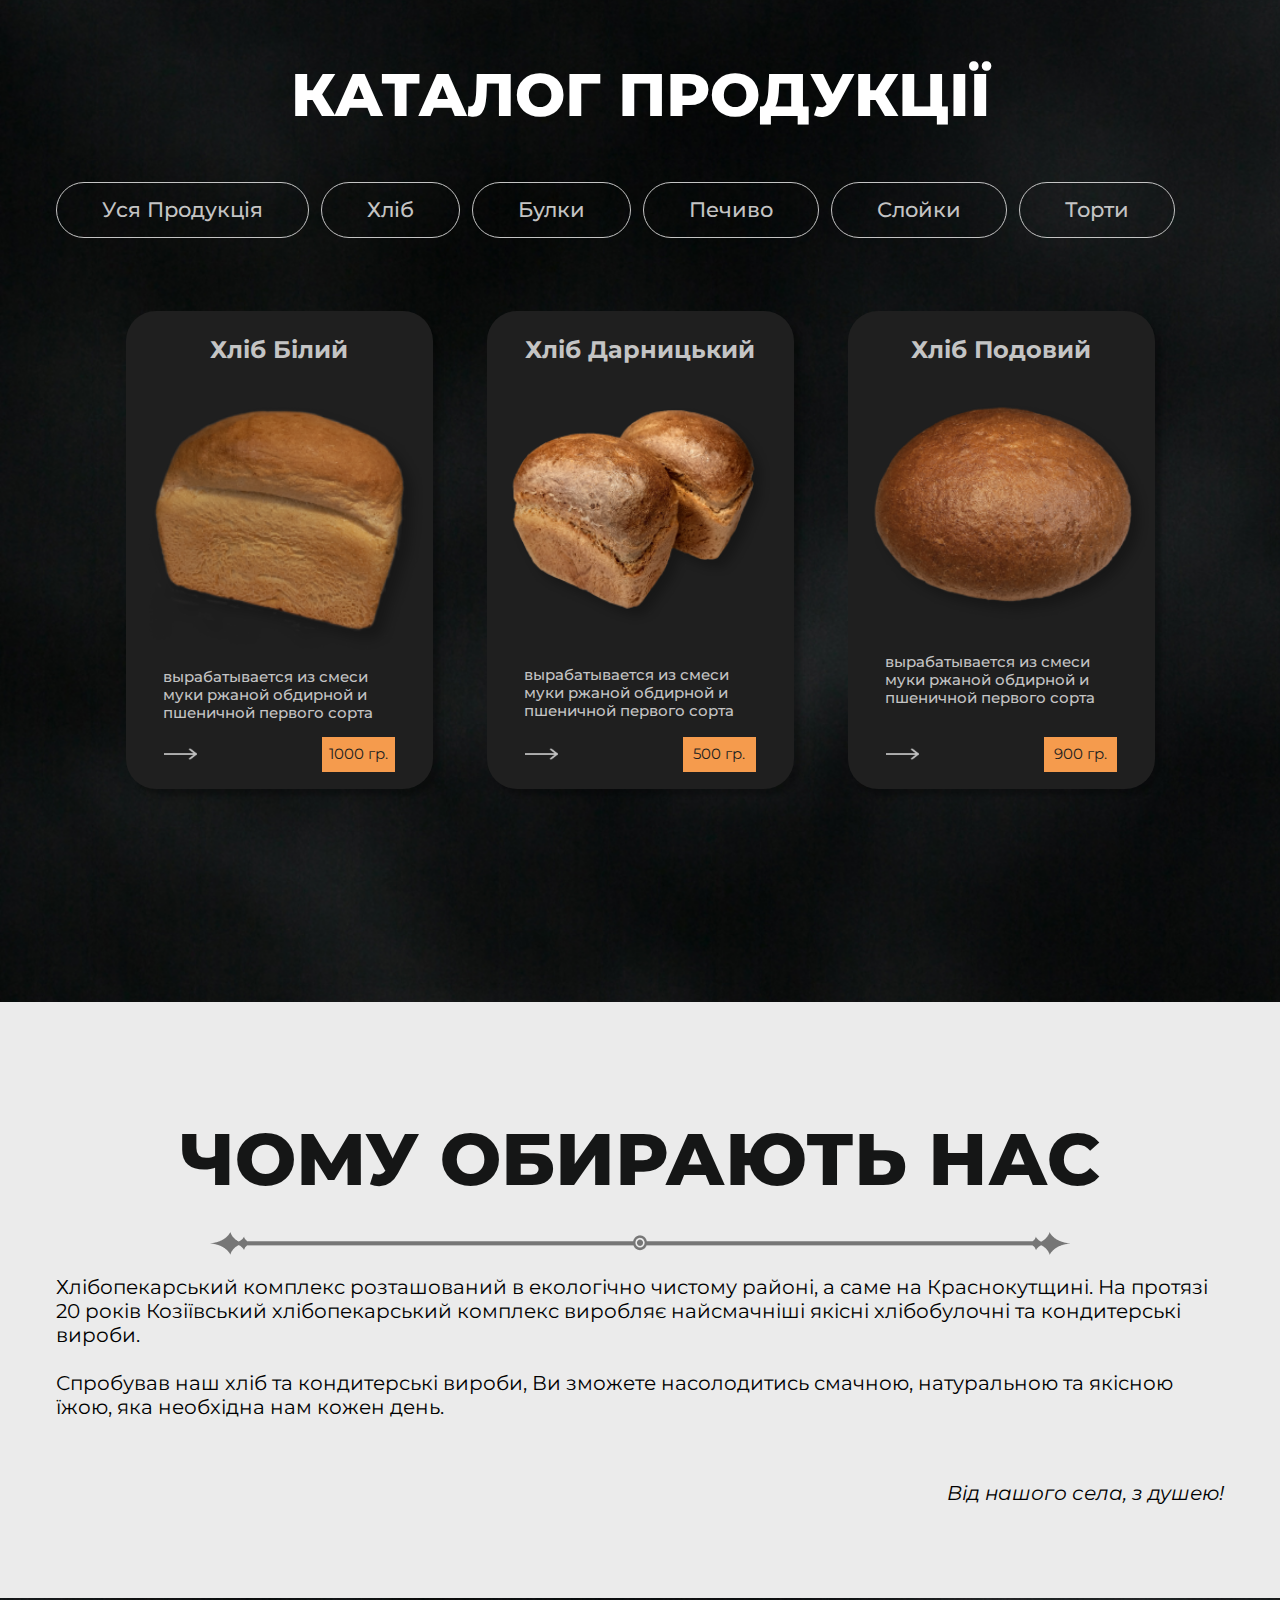
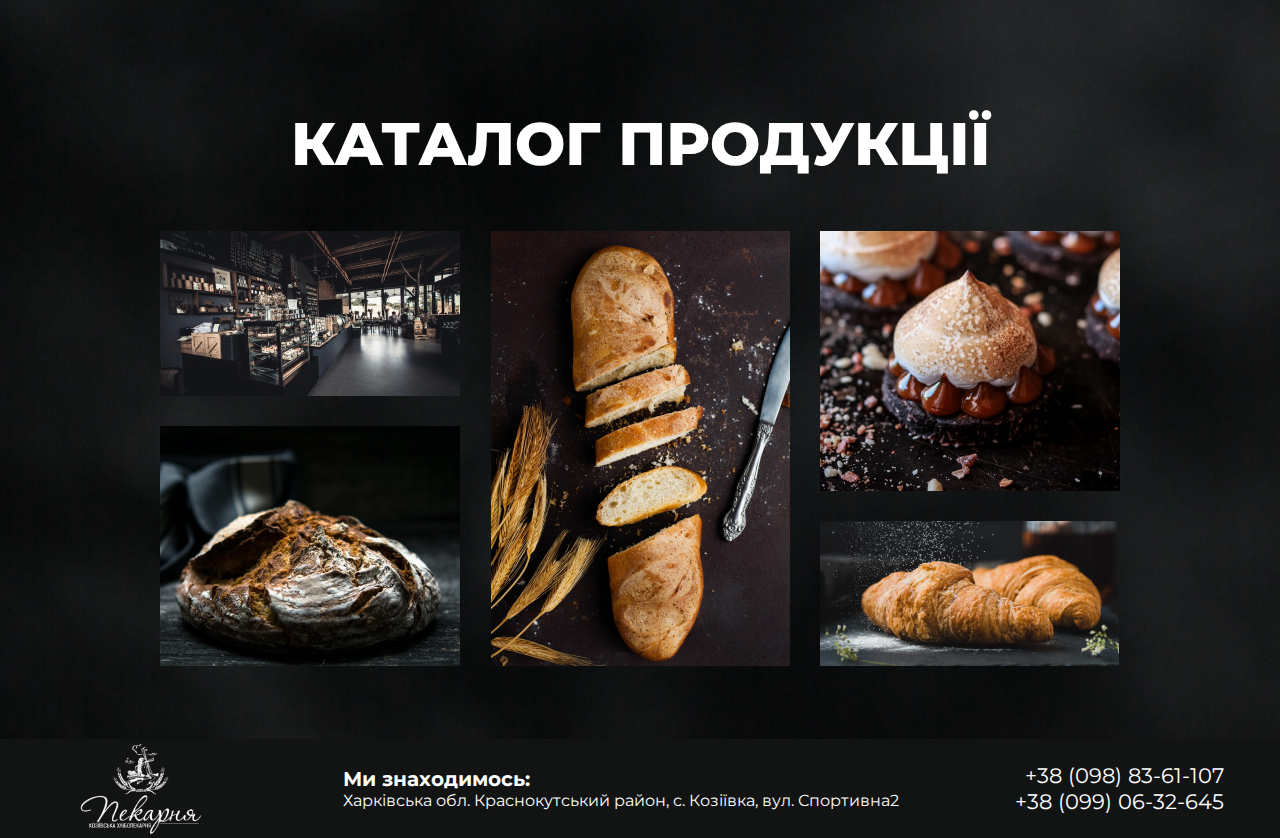
<file: homework7/1.html>
<!DOCTYPE html>
<html lang="en">
<head>
    <meta charset="UTF-8">
    <meta http-equiv="X-UA-Compatible" content="IE=edge">
    <meta name="viewport" content="width=device-width, initial-scale=1.0">
    <title>Document</title>
    <link rel="stylesheet" href="normolize.css">
    <link rel="stylesheet" href="1.css">
    <link rel="preconnect" href="https://fonts.googleapis.com">
    <link rel="preconnect" href="https://fonts.gstatic.com" crossorigin>
    <link href="https://fonts.googleapis.com/css2?family=Montserrat:ital,wght@0,400;0,500;0,700;0,800;1,400&display=swap" rel="stylesheet">
  
</head>
<body>
    
    <section class="first-screen">
        <div class="container">
             <header>
            <div class="logo">
                <img src="image/logo.png" alt="logo">
            </div>
            <div class="menu">
                <ul class="m-ul">
                    <li>ПРО НАС</li>
                    <li>ХЛІБОБУЛОЧНІ ВИРОБИ</li>
                    <li>КОНДИТЕРСЬКІ ВИРОБИ</li>
                    <li>НАПІВФАБРИКАТИ</li>
                    <li>ТОРТИ</li>
                </ul>
            </div>
            <div class="cart">
                <a class="cart-a" href="#"> <img src="image/shopping-basket 1.png" alt="cart"></a>
                <h6>9756 грн </h6>
                <img class="cart-im"
                src="image/arrow.png" alt="">
            </div>
        </header>
        <div class="main-text">
            <h1>
                КОЗІЇВСЬКА ХЛІБОПЕКАРНЯ
            </h1>
            <p class="p-main">
                Cпробував наш хліб та кондитерські вироби, Ви зможете насолодитись смачною, 
                натуральною та якісною їжою, яка необхідна нам кожен день.
            </p>
            <button class="main-btn">
                ПЕРЕГЛЯНУТИ ТОВАРИ
            </button>
        </div>
    </div>
    </section>

    <section class="why">
       
            <h1 class="why-h2">Чому обирають нас</h1>
            <img src="image/Group 7.png" alt="">
            <div class="column">
                <div class="column-item">
                    <div class="im"> <img src="image/Group 20.png" alt="1">
                    </div>
                    <p class="p-column-item">
                        Дотримання правил технологічних процесів
                    </p>                      
                </div>

                <div class="column-item">
                    <div class="im"> <img src="image/Group 21.png" alt="1">
                    </div>
                    <p class="p-column-item">
                        Працюють тільки досвідчені
кваліфіковані фахівці
                    </p>
                                           
                </div>

                <div class="column-item">
                    <div class="im"> <img src="image/Group 22.png" alt="1">
                    </div>
                    <p class="p-column-item">
                        Не використовуємо
розпущувачі тіста
                    </p>
                   
                       
                </div>
                
                <div class="column-item">
                    <div class="im"> <img src="image/Group 23.png" alt="1">
                    </div>
                    <p class="p-column-item">
                        Продукція готується
з борошна власного виробництва 
                    </p>
                    
                       
                </div>




            </div>
      
    </section>

    <section class="catalog">
<h2>
    КАТАЛОГ ПРОДУКЦІЇ
</h2>
<div class="cat"> 
<button class="cat-btn">
    Уся продукція
</button>

<button class="cat-btn">
    Хліб
</button>

<button class="cat-btn">
    Булки
</button>

<button class="cat-btn">
    Печиво
</button>

<button class="cat-btn">
    Слойки
</button>
<button class="cat-btn">
    Торти
</button>
</div>

<div class="cards">
    <div class="card">
        <h3>
            Хліб  білий
        </h3>
        <img class="im-card" src="image/broad.png" alt="broad">
        <p class="p-card">
            Вырабатывается из смеси 
            муки ржаной обдирной и пшеничной первого сорта
        </p>
        <div class="price">
            <img class="arrow-c" src="image/Arrow 3.png" alt="arrov">
            <button class="card-btn">
                1000 гр.
            </button>
        </div>
    </div>

    <div class="card">
        <h3>
            Хліб Дарницький
        </h3>
        <img  src="image/broad2.png" alt="broad">
        <p class="p-card">
            Вырабатывается из смеси муки ржаной обдирной и пшеничной первого сорта
        </p>
        <div class="price">
            <img class="arrow-c" src="image/Arrow 3.png" alt="arrov">
            <button class="card-btn">
                500 гр.
            </button>
        </div>
    </div>

    <div class="card">
        <h3>
            Хліб Подовий
        </h3>
        <img class="im-card" im-card src="image/broad3.png" alt="broad">
        <p class="p-card">
            Вырабатывается из смеси муки ржаной обдирной и пшеничной первого сорта
        </p>
        <div class="price">
            <img class="arrow-c" src="image/Arrow 3.png" alt="arrov">
            <button class="card-btn">
                900 гр.
            </button>
        </div>
    </div>

    


</div>

     
    </section>
    
    <section class="why about">
        <h1 class="why-h2">Чому обирають нас</h1>
        <img src="image/Group 7.png" alt="">
        <div class="text-about">
            <div class="article">
               <p class="p-art"> Хлібопекарський комплекс розташований в екологічно чистому районі, а саме на Краснокутщині. На протязі 20 років Козіївський хлібопекарський комплекс виробляє 
                найсмачніші якісні хлібобулочні та кондитерські вироби. 
                <br>
                <br>
                Спробував наш хліб та кондитерські вироби, Ви зможете насолодитись смачною, натуральною 
                та якісною їжою, яка необхідна нам кожен день. 
            </p>
            <p class="sign">
                Від нашого села, з душею!
            </p>
            </div>
        </div>
    </section>

    <section class="catalog product">
        <h2>
            КАТАЛОГ ПРОДУКЦІЇ
        </h2>

        <div class="block-foto">
            <div class="block">
            <img  src="image/Mask group (2).png" alt="">
            <img src="image/Mask group (3).png" alt="">
            </div>

            <div class="block">
                <img  src="image/Mask group (4).png" alt="">
               
                </div>

                <div class="block">
                    <img  src="image/Mask group (5).png" alt="">
                    <img src="image/Mask group (6).png" alt="">
                    </div>


        </div>
       

    </section>

    <footer>
        <div class="logo-footer">
            <img src="image/logo.png" alt="">
        </div>

        <div class="place">
            
            <p class="p1">
                Ми знаходимось:
            </p>

            <p class="p2">
                Харківська обл. Краснокутський район, 
                с. Козіївка, вул. Спортивна2
            </p>
        </div>

        <div class="phone">
            <p>+38 (098) 83-61-107
            <br>
+38 (099) 06-32-645
</p>
        </div>
    </footer>

</div>
</body>
</html>
</file>
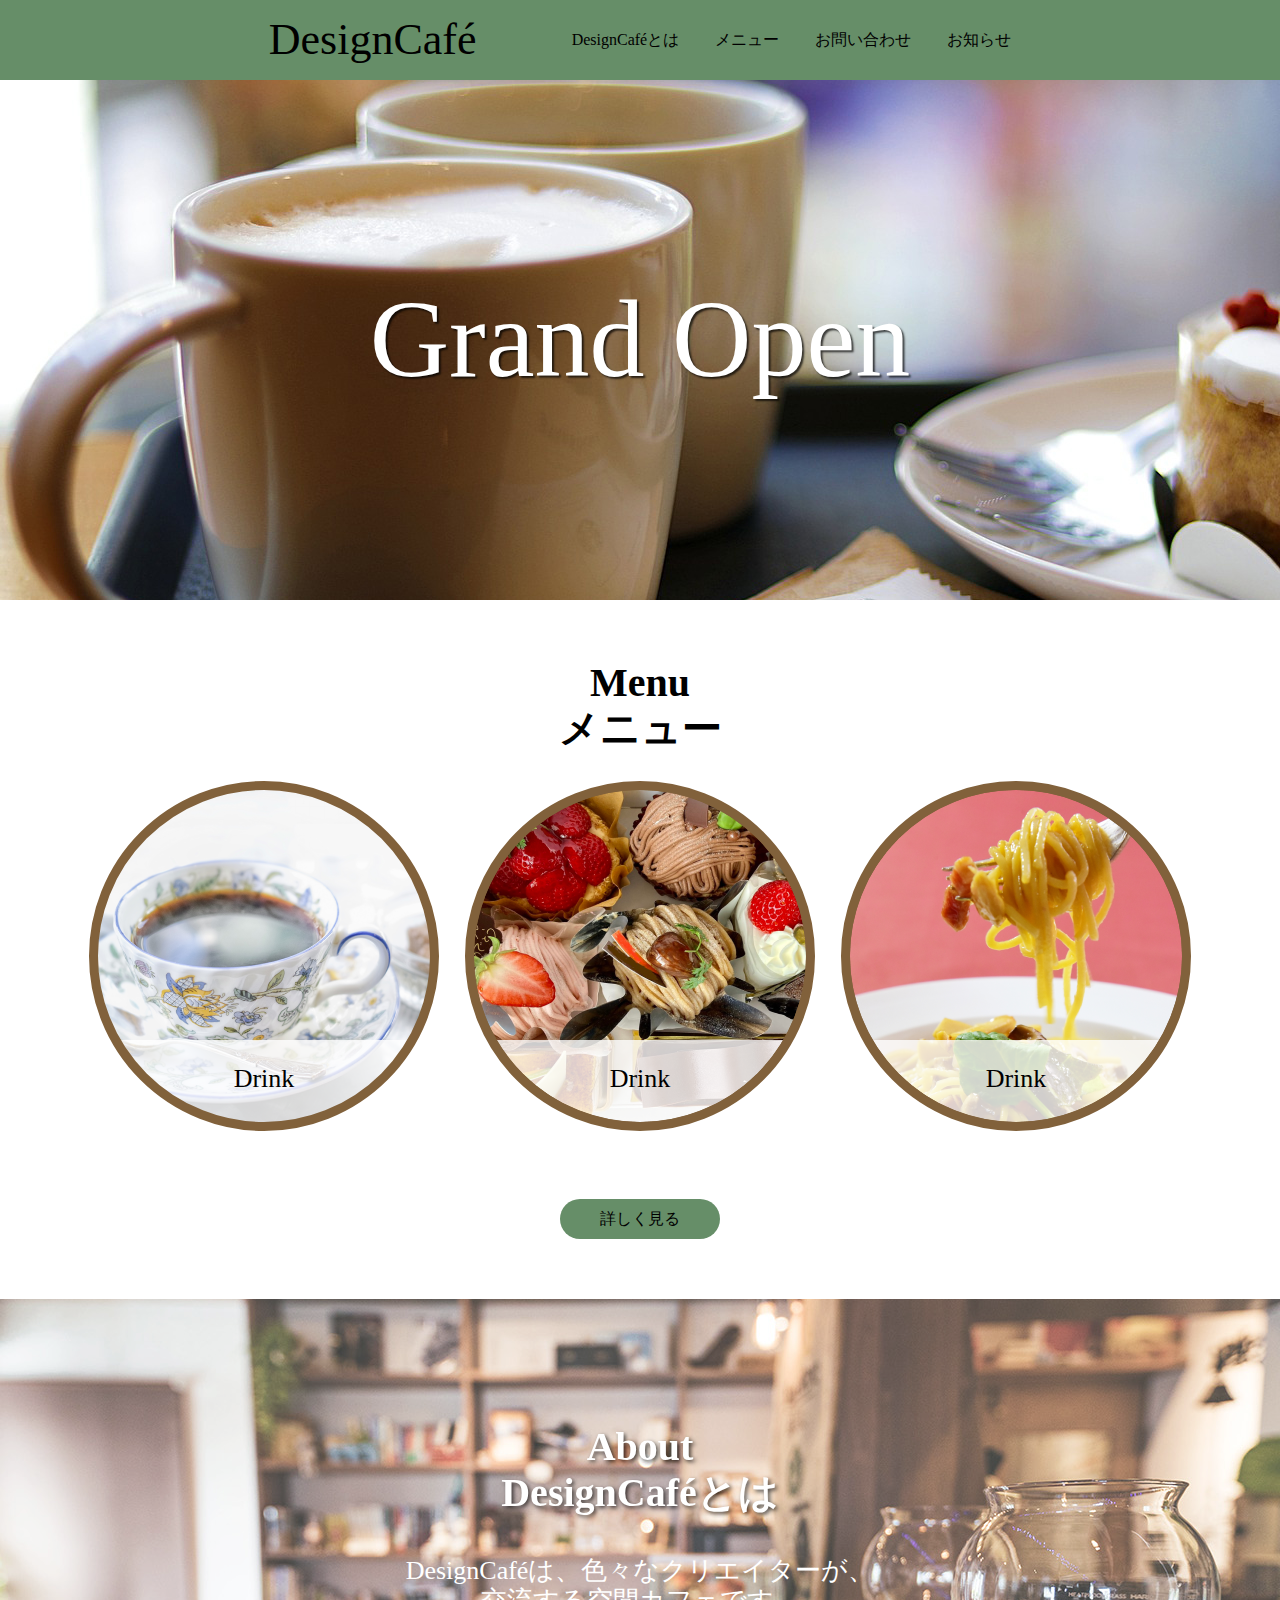
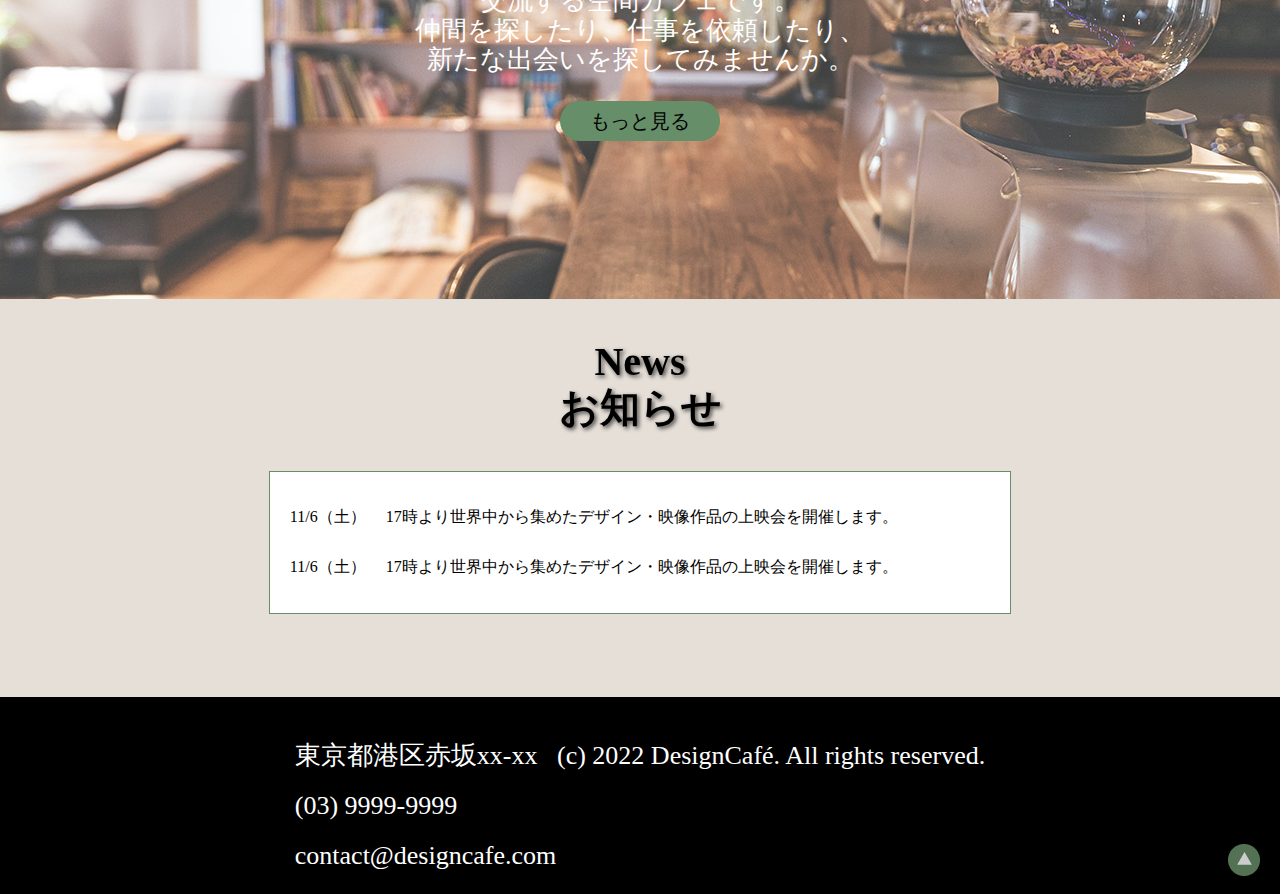
<file: homework8/page.html>
<!DOCTYPE html>
<html lang="en">
<head>
    <meta charset="UTF-8">
    <meta http-equiv="X-UA-Compatible" content="IE=edge">
    <meta name="viewport" content="width=device-width, initial-scale=1.0">
    <title>Document</title>
    <link rel="stylesheet" href="normolize.css">
    <link rel="stylesheet" href="style.css">
    <link rel="preconnect" href="https://fonts.googleapis.com">
<link rel="preconnect" href="https://fonts.gstatic.com" crossorigin>
<link href="https://fonts.googleapis.com/css2?family=Noto+Sans+Georgian:wght@400;500;700&display=swap" rel="stylesheet">
<link rel="preconnect" href="https://fonts.googleapis.com">
<link rel="preconnect" href="https://fonts.gstatic.com" crossorigin>
<link href="https://fonts.googleapis.com/css2?family=Noto+Sans+Georgian:wght@400;500;700&family=Shadows+Into+Light&display=swap" rel="stylesheet">

</head>
<body>
    

        <header class=" flex">
            <div class="wraper flex">
            <div class="logo flex">
                DesignCafé
            </div>
            <nav class="menu flex"">
                <ul>
                    <li>DesignCaféとは</li>
                    <li>メニュー</li>
                    <li>お問い合わせ</li>
                    <li>お知らせ</li>
                </ul>
            </nav>
            <div class="burger flex">
                <img src="image/hamburger.png" alt="menu">

            </div>
        </div>
        </header>
<section class="main-screen flex">
<h1>
    Grand Open
</h1>
</section>
<section class="menu-block flex">
    <h2>
        Menu <br> メニュー
    </h2>

    <div class="food flex">
        <div class="food-item">
            <p>
                Drink
            </p>
           </div>
           <div class="food-item">
            <p>
                Drink
            </p>
           </div>

           <div class="food-item">
            <p>
                Drink
            </p>
           </div>
        </div>
    <button class="food-btn">
        詳しく見る
    </button>

</section>

<section class="about flex">
    <div class="text">
        <h3>
            About <br>
DesignCaféとは

        </h3>
        <p class="t">
            DesignCaféは、色々なクリエイターが、<br>
交流する空間カフェです。<br>
仲間を探したり、仕事を依頼したり、<br>
新たな出会いを探してみませんか。
        </p>
        <button class="food-btn">
            もっと見る
        </button>
    </div>

</section>
       
   <section class="news flex">
    <h3>
        News <br>
お知らせ
    </h3>
    <div class="n-block flex">
        <div class="row flex">
            <p class="r">
                11/6（土）
            </p>
            <p class="r">
                17時より世界中から集めたデザイン・映像作品の上映会を開催します。
            </p>

        </div>
        <div class="row flex">
            <p class="r">
                11/6（土）
            </p>
            <p class="r">
                17時より世界中から集めたデザイン・映像作品の上映会を開催します。
            </p>

        </div>
    </div>

   </section>

   <footer>
    <div class="wraper-f flex">
        <div class="left flex">
            <p>
                東京都港区赤坂xx-xx <br>
                <br>
(03) 9999-9999 <br><br>
contact@designcafe.com
            </p>
        </div>
        <div class="right flex">
           <p> (c) 2022 DesignCafé. All rights reserved.</p>
        </div>
    </div>
    <a href="#"><img class="up flex" src="image/up.png" alt="up"></a>

   </footer>
</body>
</html>
</file>
<file: homework2/style/1.css>
h1{
    color: blueviolet;
}
h2{
    color: brown;
}
.green-text{
    color: green;
}
div{
    color: #00ffff;
}
#main{
    color: darkred;
}
a {
    color: crimson;
}
.size{
    width: 300px;
    margin: 0 auto;
    border: 5px solid darkblue;
    padding: 10px;

}
</file>
<file: homework3 copy/style2.css>
html, body, div, span, applet, object, iframe,
h1, h2, h3, h4, h5, h6, p, blockquote, pre,
a, abbr, acronym, address, big, cite, code,
del, dfn, em, img, ins, kbd, q, s, samp,
small, strike, strong, sub, sup, tt, var,
b, u, i, center,
dl, dt, dd, ol, ul, li,
fieldset, form, label, legend,
table, caption, tbody, tfoot, thead, tr, th, td,
article, aside, canvas, details, embed, 
figure, figcaption, footer, header, hgroup, 
menu, nav, output, ruby, section, summary,
time, mark, audio, video {
	margin: 0;
	padding: 0;
	border: 0;
	font-size: 100%;
	font: inherit;
	vertical-align: baseline;
}
/* HTML5 display-role reset for older browsers */
article, aside, details, figcaption, figure, 
footer, header, hgroup, menu, nav, section {
	display: block;
}
body {
	line-height: 1;
}
ol, ul {
	list-style: none;
}
blockquote, q {
	quotes: none;
}
blockquote:before, blockquote:after,
q:before, q:after {
	content: '';
	content: none;
}
table {
	border-collapse: collapse;
	border-spacing: 0;
}
body {
    font-family: Arial, Helvetica, sans-serif;
    font-size: 16px;
    background-color: #FFFFFF
}
.wide-wrapper{
    width: 1517px;
    margin: 0 auto;
}
.wrapper{
    width: 1296px;
    margin: 0 auto;
}
header{
    padding: 22px 0;
}
.logo-block,
.logo,
nav,
nav ul,
nav ul li,
nav button{
    display: inline-block;
}
.logo-block,
nav{
    width: 740px;
}
.logo{
    font-size: 20px;
    font-weight: 400;
    width: 200px;
}
nav{
    text-align: right;
    vertical-align: top;
}
.nav-link{
    font-family: 'Poppins';
    font-style: normal;
    font-weight: 500;
    font-size: 21px;
    line-height: 120%;
    /* or 25px */
    color: #000000;
    text-decoration: none;
}
nav li{
    margin-right: 24px;
}
nav button{
    padding: 10px 16px;
    background-color: #fff;
    border: 1px solid #2203E4;
    text-align: center;
    color: #2203E4;
    margin-left: 8px;
}
h1 {
    font-family: 'Poppins';
    font-style: normal;
    font-weight: 700;
    font-size: 47px;
    line-height: 56px;
    color: #000000;
        
}

.text,
.foto-phone {
    display: inline-block
}
.main {
    padding: 10px 16px;
    text-align: center;
    background: #0062FF;
    border: 1px solid #0062FF;
    color: #fff;
    
}
.second {
    align-items: center;
padding: 10px 16px;
text-align: center;
background:#fff;
color: #575757;
border: 1px solid #575757;
margin-left: 24px;
}
.phone {
    padding-left: 81px;
    padding-right: 81px;
    
   
 
}
.text {
    width: 631px;
    vertical-align: middle;
    padding-left: 81px;
        
    }
.p-phone {
    padding-top: 24px;
    padding-bottom: 24px;
    
}
.foto-phone {
    width: 470.54px;
height: 462.38px;
margin-top: 119px;
margin-bottom: 119px;
margin-left: 48px;
text-align: :right;
vertical-align: middle;
}

p {
    font-family: 'Poppins';
font-style: normal;
font-weight: 400;
font-size: 16px;
line-height: 19px;
color: #575757;
}
.text-centered1,
.text-centered2, 
.text-centered1_2,
.text-centered2_2 {
    
    text-align: center;
}

    .text-centered2
     {
    padding-left: 290px;
    padding-right: 290px;
    padding-top: 12px;
    
}
.Authors {
    margin-bottom: 143px;
}
.wrapper-column1,
.foto,
.wrapper-column2,
.arrow {
    display: inline-block
}

h2 {
    font-family: 'Poppins';
    font-style: normal;
    font-weight: 600;
    font-size: 36px;
    line-height: 43px;
    color: #000000;
    }
    .foto {
        padding-right: 46px;
        padding-top: 49px;
        width: 150px;
        height: 150px
    }
    .wrapper-column1 {
        padding-top: 36px;
        padding-right: 112px;
        width: 645px;
        
    } 
    h3 {
        font-family: 'Poppins';
font-style: normal;
font-weight: 600;
font-size: 27px;
line-height: 32px;
color: #000000;
    }
    h4 {
        font-family: 'Poppins';
        font-style: normal;
        font-weight: 500;
        font-size: 21px;
        line-height: 25px;
        color: #000000;
    }
    .yellow {
        color: #DEA405;
    }
.wrapper-column2 {
    padding-top: 43px;
    padding-right: 66px;
    width: 237px;
    vertical-align: top;
}
.arrow {

width: 10.09px;
height: 15.63px;
padding-right: 8px;
color: #000000;
padding-top: 108px;
padding-bottom: 80px;
margin: 0 auto;
vertical-align: top;

}
.mark {
    padding-top: 10px;
    
}
.designer {
    padding-bottom: 8px;
}
.autor {
    padding-top: 12px;
}
.sm {
padding-top: 24px;
vertical-align: bottom;


}
.instagram {
    padding-right: 19px ;
    padding-left: 19px;
    vertical-align: bottom;
   
}


.for-who {
    background-color: #0062FF;
    padding-top: 71px;
    padding-bottom: 71px;
    padding-left: 123.5px;
    padding-right: 123.5px;

}

.foto_forwho,
.text1 {
    display: inline-block;
    

}
.row1 {
    padding-top: 64px;
    padding-bottom: 46px;
    width: 1262px;
height: 125px;
;
}
.row2 {
    padding-bottom: 64px;
    width: 1262px;
height: 125px;
}
.text1 {
width: 451px;
height: 97px;
color: #FFFFFF;
padding-top: 14px;
vertical-align: middle;
padding-bottom: 14px;
padding-right: 34px;

}
.foto_forwho {
width: 122px;
height: 125px;
padding-right: 16px;
padding-top: 0px;
padding-top: 0px;
vertical-align: middle;
}
   
    
    .button-white {
        padding: 10px 16px;
width: 99px;

background: #FFFFFF;

border: 1px solid #2203E4;
text-align: center;
margin: 0 auto;
color: #2203E4;


    }
    .fh
     {
        padding-bottom: 8px;
        color: #FFFFFF;
    }
    
    .text-centered1_2,
    .text-centered2_2,
    .fhp
     {
        color: #FFFFFF;
        
    }
    .text-centered1_2 {
        padding-bottom: 16px;
    }
    .Check-demo {
        padding-top: 63px;
        padding-left: 80px;
        padding-right: 80px;
        padding-bottom: 123px;
    }
    .column1_,
    .column2 {
        display: inline-block;
        padding-top: 44px;

    }
    .column1_ {
        width: 611px;
        padding-right: 48px;

    }
    .column2 {
        width: 444px;
height: 296px;
    }
    .block1 {
        
        padding: 24px;
        width: 611px;
        color: #575757;
        text-align: center;

    }
    
    .Opinions {
        background-color: #FFBE0B;
        padding-bottom: 67px;
        

    }
    .text-op {
        padding-top: 67px;
        padding-bottom: 42px;
        
    }
    .op {
 padding: 0px 16px;
width: 702px;
height: 230px;
background: #F3F3F3;
box-shadow: 4px 4px 22px rgba(0, 0, 0, 0.12);
border-radius: 12px;

margin: 0 auto;
    }

    .comment,
    .name-block,
    .stars2,
    .p-name,
    .name1,
    .name,
    .par      {
        display: inline-block;

    }
    .comment {
            text-align: right;
        width: 47px;
height: 41px;
padding-top: 94px;
padding-bottom: 95px;
padding-right: 12px;
vertical-align: top;

    }
    .name-block { 
    width: 611px;
height: 111px;
padding-top: 60px;
padding-bottom: 60px;
}
.name {
    padding-bottom: 16px;
    padding-right: 7px;
    width: 168px;
;
    
}
.stars2 {
    left: 0px;
    padding-bottom: 16px;
    width: 158px;
height: 26px;
}
.name1 {
    width: 333px;
height: 57px;
padding-bottom: 16px;
}

.start {
   padding-left: 155px;
    padding-right: 155px;
   
  padding-bottom: 104px;
}
.text-block {
    gap: 12px;
    padding-top: 90px;
}

.im {
    width: 327.05px;
    height: 321.38px;
    

    
}
.title {
    padding:  74px 155px;
    width: 951.05px;
}
.im,
.text2,
.rev,
.stars3 {
    display: inline-block;
    
}

.text2 {

    padding-top: 73px;
    padding-bottom: 73px;
    padding-left: 13px;
 
    
    text-align: left;
    vertical-align: top;
}



.t1 {
    padding-top: 16px;
    padding-bottom: 16px;
}
.blue {
    align-items: center;
padding: 10px 16px;
gap: 10px;

width: 122px;
height: 39px;
color: #FFFFFF;

background: #0062FF;
border: none;
}

form{
    width: 508px;
    margin: 0 auto;
    margin-bottom: 104px;
    

}
.text-block {
    margin-bottom: 28px;
        
}

input{
    width: 459px;

    border-radius: 20px;
    background-color: lightblue;
    padding: 24px 25px;
    border:none;
    margin-bottom: 20px;
}
input::placeholder{
    color: #fff;

width: 128px;



font-family: 'Poppins';
font-style: normal;
font-weight: 400;
font-size: 16px;
line-height: 120%;

color: #2203E4;



padding-top: 28px;
}
form::action {
    padding-top: 28px;
    padding-bottom: 14px;
}
.blue2 {

    align-items: center;
    padding: 10px 16px;
    gap: 10px;
    width: 508px;
    height: 39px;
      color: #FFFFFF;
      font-size: 16px;
    background: #0062FF;
    border: none;
   
}
</file>
<file: homework4_/style2.css>
html, body, div, span, applet, object, iframe,
h1, h2, h3, h4, h5, h6, p, blockquote, pre,
a, abbr, acronym, address, big, cite, code,
del, dfn, em, img, ins, kbd, q, s, samp,
small, strike, strong, sub, sup, tt, var,
b, u, i, center,
dl, dt, dd, ol, ul, li,
fieldset, form, label, legend,
table, caption, tbody, tfoot, thead, tr, th, td,
article, aside, canvas, details, embed, 
figure, figcaption, footer, header, hgroup, 
menu, nav, output, ruby, section, summary,
time, mark, audio, video {
	margin: 0;
	padding: 0;
	border: 0;
	font-size: 100%;
	font: inherit;
	vertical-align: baseline;
}
/* HTML5 display-role reset for older browsers */
article, aside, details, figcaption, figure, 
footer, header, hgroup, menu, nav, section {
	display: block;
}
body {
	line-height: 1;
}
ol, ul {
	list-style: none;
}
blockquote, q {
	quotes: none;
}
blockquote:before, blockquote:after,
q:before, q:after {
	content: '';
	content: none;
}
table {
	border-collapse: collapse;
	border-spacing: 0;
}
body {
    font-family: Arial, Helvetica, sans-serif;
    font-size: 16px;
    background-color: #FFFFFF
}
.wide-wrapper{
    width: 1517px;
    margin: 0 auto;
}
.wrapper{
    width: 1296px;
    margin: 0 auto;
}
header{
    padding: 22px 0;
}
.logo-block,
.logo,
nav,
nav ul,
nav ul li,
nav button{
    display: inline-block;
}
.logo-block,
nav{
    width: 740px;
}
.logo{
    font-size: 20px;
    font-weight: 400;
    width: 200px;
}
nav{
    text-align: right;
    vertical-align: top;
}
.nav-link{
    font-family: 'Poppins';
    font-style: normal;
    font-weight: 500;
    font-size: 21px;
    line-height: 120%;
    /* or 25px */
    color: #000000;
    text-decoration: none;
}
nav li{
    margin-right: 24px;
}
nav button{
    padding: 10px 16px;
    background-color: #fff;
    border: 1px solid #2203E4;
    text-align: center;
    color: #2203E4;
    margin-left: 8px;
}
h1 {
    font-family: 'Poppins';
    font-style: normal;
    font-weight: 700;
    font-size: 47px;
    line-height: 56px;
    color: #000000;
        
}
.clearfix::after {
    content: "";
    clear: both;
    display: table;
  }
  .left {
    float: left;
  }
  .right {
    float: right;
  }

.main {
    padding: 10px 16px;
    text-align: center;
    background: #0062FF;
    border: 1px solid #0062FF;
    color: #fff;
    
}
.second {
    align-items: center;
padding: 10px 16px;
text-align: center;
background:#fff;
color: #575757;
border: 1px solid #575757;
margin-left: 24px;
}
.phone {
    padding-left: 81px;
    padding-right: 81px;
    
  } 
 

.text {
    width: 631px;
    vertical-align: middle;
    padding-left: 81px;
    margin-top: 266px;
    margin-bottom: 266px;
        
    }
.p-phone {
    padding-top: 24px;
    padding-bottom: 24px;
    
}
.foto-phone {
    width: 470.54px;
height: 462.38px;
margin-top: 119px;
margin-bottom: 119px;
margin-left: 48px;
text-align: :right;
vertical-align: middle;
}

p {
    font-family: 'Poppins';
font-style: normal;
font-weight: 400;
font-size: 16px;
line-height: 19px;
color: #575757;
}
.text-centered1,
.text-centered2, 
.text-centered1_2,
.text-centered2_2 {
    
    text-align: center;
}

    .text-centered2
     {
    padding-left: 290px;
    padding-right: 290px;
    padding-top: 12px;
    
}



h2 {
    font-family: 'Poppins';
    font-style: normal;
    font-weight: 600;
    font-size: 36px;
    line-height: 43px;
    color: #000000;
    }
    .foto {
       
        padding-top: 12px;
        width: 150px;
        height: 150px
    }
    .wrapper-column1 {
       
        width: 645px;
        
    } 
 h3 {
font-family: 'Poppins';
font-style: normal;
font-weight: 600;
font-size: 27px;
line-height: 32px;
color: #000000;
    }
    h4 {
        font-family: 'Poppins';
        font-style: normal;
        font-weight: 500;
        font-size: 21px;
        line-height: 25px;
        color: #000000;
    }
    .yellow {
        color: #DEA405;
    }
.wrapper-column2 {
       
    width: 237px;
    vertical-align: top;
}
.authors1 {
    width: 841px;
}
.authors2 {
    width: 260px;
}
.authors1,
.authors2 {
    padding-bottom: 143px;
    padding-top: 36px;
    margin: 0 auto;
}
.arrow {

width: 10.09px;
height: 15.63px;
padding-top: 64px;
color: #000000;


}
.mark {
    padding-top: 10px;
    
}
.designer {
    padding-bottom: 8px;
}
.autor {
    padding-top: 12px;
}
.sm {
padding-top: 24px;
vertical-align: bottom;


}
.instagram {
    padding-right: 19px ;
    padding-left: 19px;
    vertical-align: bottom;
   
}


.for-who {
    background-color: #0062FF;
    padding-top: 71px;
    padding-bottom: 71px;
    padding-left: 123.5px;
    padding-right: 123.5px;

}


.row1 {
    padding-top: 64px;
    padding-bottom: 46px;
    width: 1262px;
height: 125px;

}
.row2 {
    padding-bottom: 64px;
    width: 1262px;

}
.item {
    width: 607px;
}
.text1 {
width: 451px;

color: #FFFFFF;
padding-top: 14px;
vertical-align: middle;
padding-bottom: 14px;


}
.foto_forwho {
width: 122px;
height: 125px;

padding-top: 0px;
padding-top: 0px;
vertical-align: middle;
}
   
    
    .button-white {
        padding: 10px 16px;
width: 99px;

background: #FFFFFF;

border: 1px solid #2203E4;
text-align: center;
margin: 0 auto;
color: #2203E4;


    }
    .fh
     {
        padding-bottom: 8px;
        color: #FFFFFF;
    }
    
    .text-centered1_2,
    .text-centered2_2,
    .fhp
     {
        color: #FFFFFF;
        
    }
    .text-centered1_2 {
        padding-bottom: 16px;
    }
    .Check-demo {
        padding-top: 63px;
        padding-left: 80px;
        padding-right: 80px;
        padding-bottom: 123px;
    }
    .content {
        width: 1103px;
        padding-top: 44px;
        height: 296px;
    }
    .hcontent {
        padding-bottom: 12px;
    }
    
    .column1_ {
        width: 611px;
       
    }
    .column2 {
        width: 444px;
        vertical-align: middle;

    }
    .block1 {
padding-top: 12px;
padding-bottom: 12px;
        width: 611px;
        color: #575757;
        text-align: center;
        

    }

    
    .Opinions {
        background-color: #FFBE0B;
        padding-bottom: 67px;
        

    }
    .text-op {
        padding-top: 67px;
        padding-bottom: 42px;
        
    }
    .op {
 padding: 0px 16px;
width: 702px;
height: 230px;
background: #F3F3F3;
box-shadow: 4px 4px 22px rgba(0, 0, 0, 0.12);
border-radius: 12px;

margin: 0 auto;
    }


    .comment {
            text-align: right;
        width: 47px;
height: 41px;
padding-top: 94px;
padding-bottom: 95px;
padding-right: 12px;
vertical-align: top;

    }
    .name-block { 
    width: 611px;
height: 111px;
padding-top: 60px;
padding-bottom: 60px;
}
.name {
    padding-bottom: 16px;
    padding-right: 7px;
    width: 168px;
;
    
}
.stars2 {
    left: 0px;
    padding-bottom: 16px;
    width: 158px;
height: 26px;
}
.rev {
    vertical-align: middle;
}
.name1 {
    width: 333px;
height: 57px;
padding-bottom: 16px;
}


.start {
   padding-left: 155px;
    padding-right: 155px;
   
  padding-bottom: 104px;
}
.text-block {
    gap: 12px;
    padding-top: 90px;
}

.im {
    width: 327.05px;
    height: 321.38px;
    
    
}
.hstart {
    color: #2203E4;
    width: 288px;
height: 43px;

/* Heading/H2 */

font-family: 'Poppins';
font-style: normal;
font-weight: 600;
font-size: 36px;
line-height: 120%;
}
.reviews {
    width: 269px;
    
    
}
.rev {
    padding-top: 6px;
    
}
.title {
    padding:  73px 155px;
    width: 951.05px;
    margin: 0 auto;
}



.text2 {

    width: 611px;
   
    text-align: left;
    vertical-align: top;
    padding-top: 73px;
}



.t1 {
    padding-top: 16px;
    padding-bottom: 16px;
}
.blue {
    align-items: center;
padding: 10px 16px;
gap: 10px;

width: 122px;
height: 39px;
color: #FFFFFF;

background: #0062FF;
border: none;
}

form{
    width: 508px;
    margin: 0 auto;
    margin-bottom: 104px;
    

}
.text-block-form {
    margin-bottom: 28px;
        
}

input{
    width: 459px;

    border-radius: 20px;
    background-color: lightblue;
    padding: 24px 25px;
    border:none;
    margin-bottom: 20px;
}
input::placeholder{
    color: #fff;

width: 128px;



font-family: 'Poppins';
font-style: normal;
font-weight: 400;
font-size: 16px;
line-height: 120%;

color: #2203E4;



padding-top: 28px;
}
form::action {
    padding-top: 28px;
    padding-bottom: 14px;
}
.blue2 {

    align-items: center;
    padding: 10px 16px;
    gap: 10px;
    width: 508px;
    height: 39px;
      color: #FFFFFF;
      font-size: 16px;
    background: #0062FF;
    border: none;
   
}
</file>
<file: homework5/style2.css>
html, body, div, span, applet, object, iframe,
h1, h2, h3, h4, h5, h6, p, blockquote, pre,
a, abbr, acronym, address, big, cite, code,
del, dfn, em, img, ins, kbd, q, s, samp,
small, strike, strong, sub, sup, tt, var,
b, u, i, center,
dl, dt, dd, ol, ul, li,
fieldset, form, label, legend,
table, caption, tbody, tfoot, thead, tr, th, td,
article, aside, canvas, details, embed, 
figure, figcaption, footer, header, hgroup, 
menu, nav, output, ruby, section, summary,
time, mark, audio, video {
	margin: 0;
	padding: 0;
	border: 0;
	font-size: 100%;
	font: inherit;
	vertical-align: baseline;
}
/* HTML5 display-role reset for older browsers */
article, aside, details, figcaption, figure, 
footer, header, hgroup, menu, nav, section {
	display: block;
}
body {
	line-height: 1;
}
ol, ul {
	list-style: none;
}
blockquote, q {
	quotes: none;
}
blockquote:before, blockquote:after,
q:before, q:after {
	content: '';
	content: none;
}
table {
	border-collapse: collapse;
	border-spacing: 0;
}
body {
    font-family: Arial, Helvetica, sans-serif;
    font-size: 16px;
    background-color: #FFFFFF

}
.clearfix::after {
    content: "";
    clear: both;
    display: table;
  }
.wrapper {
    width: 1376px;
    height: 1324px;
    margin: 0 auto;
    padding-top: 100px;
    
}
.flag {
position: relative;
width: 512px;
height: 512px;

background: #000000;
float: left;
}
.circle {
    float: right;
    box-sizing: border-box;
    position: relative;
    width: 512px;
    height: 512px;
    bottom: -312px;
    border: none;
    color: ;
    
    
    
}
.square {
   
 
 position: relative;
 width: 512px;
 height: 512px;
left: -71px;
 bottom: -395px;
 z-index: 2;
 
 background: #FFCE22;}
</file>
<file: homework6/style2.css>
html, body, div, span, applet, object, iframe,
h1, h2, h3, h4, h5, h6, p, blockquote, pre,
a, abbr, acronym, address, big, cite, code,
del, dfn, em, img, ins, kbd, q, s, samp,
small, strike, strong, sub, sup, tt, var,
b, u, i, center,
dl, dt, dd, ol, ul, li,
fieldset, form, label, legend,
table, caption, tbody, tfoot, thead, tr, th, td,
article, aside, canvas, details, embed, 
figure, figcaption, footer, header, hgroup, 
menu, nav, output, ruby, section, summary,
time, mark, audio, video {
	margin: 0;
	padding: 0;
	border: 0;
	font-size: 100%;
	font: inherit;
	vertical-align: baseline;
}
/* HTML5 display-role reset for older browsers */
article, aside, details, figcaption, figure, 
footer, header, hgroup, menu, nav, section {
	display: block;
}
body {
	line-height: 1;
}
ul,li {
	list-style: none;
}
blockquote, q {
	quotes: none;
}
blockquote:before, blockquote:after,
q:before, q:after {
	content: '';
	content: none;
}
table {
	border-collapse: collapse;
	border-spacing: 0;
}
*{
  box-sizing: border-box;}



.clearfix::after {
    content: "";
    clear: both;
    display: table;
  }

  body {
    font-family: 'Open Sans';
font-style: normal;
font-weight: 600;
font-size: 18px;
line-height: 25px;
background-color: #000;

  }
a {
  text-decoration: none;
  color: #FFFFFF;
  padding-right: 50px;
  
}
ul li
{
  display: inline-block;

}

.main {
  background-image: url(./image/background.png);
  height: 1573px;
    background-repeat: no-repeat;
    background-position: top;
    background-size: 100%;
    margin: 0 auto;
    position: relative;
    /* border: 1px solid white; */
}

.linear{
  position: relative;
  /* width: 100%; */
  height: 358px;
  left: 0px;
  bottom: -436px;
  background: rgb(0,0,0);
  background: linear-gradient(0deg, rgba(0,0,0,1) 0%, rgba(0,0,0,0) 100%);
  z-index: 2;
  /* border: 1px solid white; */
}
  .container-header {
    
    width: 1751px;
    height: 25px;
    left: 85px;
    top: 64px;
    margin: 0 auto;
  }

  header {
    position: relative;
    margin: 0 auto;
    top: 64px;
    bottom: 194px;
  }
  .left {
    float: left;
  }
  .right {
    float: right;
  }
  
    .menu{
     display: inline-block;
         
   
  }
  
  .menu a:hover{
    font-size: 18px;
  color: #FFC178;}
  
 .menu-search {
  width: 1049px;
height: 25px;
margin: 0 auto;
 }
.search-inp {
  background-color: transparent;
  padding-left: 14px;
  border: none;
  color: #FFFFFF;
  text-transform: none;
  
}
  .search-btn {
    background-color: transparent;
    border: none;
    color: #FFFFFF;
  }
  .main-text {
position: absolute;
top: 158px;
color: #FFFFFF;


  }
  .socials {
    writing-mode: vertical-rl;
    position: relative;
    top: 270px;
   
   gap: 20px;
    width: 30px;
      
  }
  .inst,
  .fb {padding-top: 20px;
  padding-bottom: 20px;}
   .follow {
    color: #FFFFFF;
   }
   h1 {
   
font-family: 'Open Sans';
font-style: normal;
font-size: 96px;
line-height: 100px;
/* or 104% */
color: #FFFFFF;
  
    padding-top: 32px;
  }
    h2 { font-family: 'Open Sans';
      font-style: normal;
      font-weight: 400;
      font-size: 88px;
      line-height: 100px;
      /* or 114% */
      
      text-transform: capitalize;
      
      /* Weiß */
      
      color: #FFFFFF;
      padding-top: 16px;
    }

h3 {
font-family: 'Open Sans';
font-style: normal;
font-weight: 700;
font-size: 18px;
line-height: 25px;
/* identical to box height */

letter-spacing: 6px;
text-transform: uppercase;

color: #FFC178;
padding-left: 104px;
}
.text {
  position: relative;
  left: 396px;
  top: 198px;
}
h3::before {
 content: ""; 
 position: absolute;
width: 72px;
height: 2px;
left: 0px;
top: 10px;
background: #FFC178;
}
.scroll {
text-align: center;
padding-top: 673px;
position: relative;
width: 101px;
height: 25px;
left: 897px;


}
.scroll::after {
  content: " ";
  background-image: url(./image/arrow_downward_24px.png) ;
  position: absolute;
width: 16px;
height: 24px;
left: 120px;
top: 673px;

}
p {
  
font-family: 'Open Sans';
font-style: normal;
font-size: 18px;
line-height: 25px;
/* identical to box height */


color: #FFFFFF;

}

.container {
width: 1461px;

margin: 0 auto;
position:relative;
    top: -145px;
    z-index: 3;
    /* border: 1px solid white; */
    margin-bottom: 105px;
    /* width: 1461px; */
    justify-content: space-between;
    align-items: center;

}
.nusa-text {

width: 632px;
padding-top: 85px;
position: relative;
}

h4 {

font-family: 'Open Sans';
font-style: normal;
font-weight: 700;
font-size: 64px;
line-height: 87px;

color: #FFFFFF;
padding-top: 27px;
padding-bottom: 27px;
}
h5 {
padding-left: 96px;
top: 0px;

font-family: 'Open Sans';
font-style: normal;
font-size: 18px;
line-height: 25px;
/* identical to box height */

letter-spacing: 6px;
text-transform: uppercase;
position: relative;

/* Accent */

color: #FBD784;

}
.read-t {
  width: 555px;
}
h5::before {
  content: "";
  display:block;
  position: absolute;
  background-color: #FBD784;
  width: 72px;
  height: 2px;
  top: 11px;
  left: 0px;
}

.read-p {

font-weight: 600;
font-size: 18px;
line-height: 32px;
}
.read {
  color: #FBD784;
    margin-bottom: 0;
    margin-top: 27px;
    position: absolute;
}
.read::after{
    content: "";
    display:inline-block;
    vertical-align: middle;
    background-image: url(./image/arrow_.png);
    width: 24px;
    height: 16px;
    margin-left: 9px;
}



.bromo {
  background-image: url(./image/bromo.png);
  width: 1461px;
  height: 985px;
  left: 1px;
  margin-top: 250px;
  margin-bottom: 227px;
  position: relative;
}

.arrows{
  display: inline-flex;
  padding-top: 463px;
}
.arrow-left{
  position: absolute;
  left: 51px;
  top: 466px;
}
.arrow-right{
  position: absolute;
  right: 51px;
  top: 466px;
}
.bromo-h5 {
 position: absolute;
    letter-spacing: 6px;
    text-transform: uppercase;
    margin-bottom: 27px;
    margin-top: 534px;
    display: inline-block;
       text-align: center;
       padding-left: 684px;
}

.bromo-h4 {
  position: absolute;
  top: 554px;
  text-align: center;
  width: 705px;
  margin-left: 378px;
  padding-top: 23px;

 
  align-content: center;
 
}

.bromo-p {
  position: absolute;
  top: 576px;
  text-align: center;
  margin-left: 265px;
  width: 934px;
  padding-top: 225px;
  padding-bottom: 39px;
}
.read-b {
  
  margin-left: 668px;
  margin-top: 918px;

}
.bromo-h5::before {
content: "";
    display:inline-block;
    position: absolute;
    background-color: #FBD784;
    width: 72px;
    height: 2px;
    top: 11px;
    margin-left: 590px;
}
.bromo-h5::after {
    content: "";
    display:inline-block;
    position: absolute;
    background-color: #FBD784;
    width: 72px;
    height: 2px;
    top: 11px;
  }

 .indonesia {
  margin-bottom: 250px;
 } 
 footer{
  display: inline-block;
  flex-direction: column;
  margin-top: 250px;
  position: relative;
  margin-top: 250px;

}
.getstarted{
  display: flex;
  justify-content: space-between;
  align-items: center;
  padding-bottom: 35px;
  color: #FFFFFF;
}
.gs {
  padding-right: 0px;
}
.getstarted span{
  display: flex;
  justify-content: space-between;
  align-items: center;
  font-family: 'DM Sans';
  font-style: normal;
  font-weight: 400;
  font-size: 22px;
  line-height: 29px;
  letter-spacing: -0.3px;
  padding-right: 56px;
}
.getstarted-btn{
  display: flex;
  justify-content: center;
  align-items: center;
  width: 240px;
  height: 69px;
  border: none;
  background-color: #FFA343;
  border-radius: 8px;
  font-family: 'DM Sans';
  font-style: normal;
  font-weight: 700;
  font-size: 17px;
  line-height: 22px;
  text-decoration: none;
  color: black;
  padding-right: 0px;
  
  

}
.line{

  width: 100%;
  height: 1.38px;
  background: #FFFFFF;
  mix-blend-mode: normal;
  opacity: 0.3;   
}
h6 {
  font-family: 'Open Sans';
font-style: normal;
font-weight: 700;
font-size: 20px;
line-height: 0px;
/* identical to box height, or 0% */

color: #FFD1A0;
margin-bottom: 45px;
}
.footer-block{

  display: table
  margin-bottom: 101px;
  margin-top: 55px;
  
}
.footer-text {
  font-family: 'Open Sans';
font-style: normal;
font-weight: 700;
font-size: 36px;
line-height: 49px;
letter-spacing: -0.3px;
padding-bottom: 50px;
color: #FFFFFF;


}
.footer-column{
  display: table-cell;
  justify-content: center;
  align-items: center;
  padding-right: 140px;
  padding-bottom: 0;
  width: 144%;
}
.footer-column:nth-child(1){
  width: 46%;
  /* padding-right: 240px;
  position: relative; */
}

.footer-column form {
  width: 410px;
  position: relative;
  display: flex;
}
.footer-column input{
  background: transparent;
  border: none;
  width: 326px;
  height: 70px;
  padding: 19px 0px 32px 15px;
  border-bottom: 1.38px solid #979797;
}
.footer-column input::placeholder {
  font-weight: 400;
  font-size: 15px;
  line-height: 20px;
  letter-spacing: -0.204545px;
  padding: 30px 15px 32px 15px;
  color: white;
  opacity: 0.5;
  width: 400px;
}


.subscribe-btn{
  width: 69px;
  height: 69px;
  background-color: #FFA343;
  border-top-left-radius: 8px;
  border-top-right-radius: 8px;
  border: none;
  display: flex;
  justify-content: center;
  align-items: center;
  padding-right: 0px;
}
.subscribe-btn:hover{
  background-color: #f78306;
}
.footer-column h3{
  font-weight: 700;
  font-size: 20px;
  display: flex;
  margin-bottom: 30px;
  flex-direction: column;
}
.footer-column ul{
  display: flex;
  justify-content: space-between;
  gap: 25px;
  flex-direction: column;
  list-style: none;
  margin: 0px;
  padding-left: 0;
  width: 151%;
}
.footer-column ul li a{
  text-decoration: none;
  color: white;
  font-weight: 400;
  font-size: 19px;
}
.footer-column a:hover{
  background-color: #f75a06;
}
.footer-bottom{
  position: absolute;
width: 1379px;
height: 30px;
left: 40.86px;
top: 530px;
margin-top: 101px;
}
.footer-bottom:hover {
  color: #f75a06;
}
.footer-bottom-text{
  display: flex;
  gap: 90px;
  align-items: center;
}
.footer-bottom-text a{
  font-family: 'DM Sans';
  font-style: normal;
  font-weight: 400;
  font-size: 15px;
  line-height: 20px;
  letter-spacing: -0.204545px;
  color: white;
}

.footer-social{
  display: inline-block;
  gap: 50px;
}


.copyright {
  position: absolute;
width: 198px;
height: 32px;
left: 631.86px;
top: 716px;

font-family: 'Open Sans';
font-style: normal;
font-weight: 600;
font-size: 18px;
line-height: 32px;
/* identical to box height, or 178% */

text-align: center;

color: #FFFFFF;

opacity: 0.5;
padding-top: 156px;
padding-bottom: 118px;
}
</file>
<file: homework7/1.css>
html, body{
    font-family: 'Montserrat', sans-serif;
    font-style: normal;
    background-color: #121413;
}
*{
    box-sizing: border-box;
}
a{
    text-decoration: none;
}
.clearfix::after{
    content: "";
    clear: both;
    display: table;
}
.first-screen {
    background-image: url(./image/backgr.png);
    display: flex;
    width: 100%;
    background-repeat: no-repeat;
    background-size: cover;
   
height: 900px;
left: 0px;
top: 0px;

}
.container {
    width: 1168px;
    margin: 0 auto;
}
header {
    width: 1168px;
    display: flex;
    flex-direction: row;
    flex-wrap: wrap;
    height: 151px;
    justify-content: center;
}
.m-ul {
    text-decoration: none;
    display: inline-flex;
    font-family: 'Montserrat';
font-style: normal;
font-weight: 400;
font-size: 15px;
line-height: 18px;
align-items: center;
list-style-type: none;

color: #FFFFFF;
gap: 20px;
justify-content: space-between;

    
}
.menu li:nth-child(1){
    border-bottom: 1px solid white;

}
.m-ul li:hover {
 color: #ff7803;
}


h6  {font-family: 'DIN Pro';
    font-style: normal;
    font-weight: 700;
    font-size: 15px;
    line-height: 19px;
    /* identical to box height */
    align-items: center;
    justify-content: space-between;
    color: #FFFFFF;
}
.logo {
width: 15%;
height: 151px;

top: 8px;
display: flex;
flex-wrap: wrap;

}
.cart {

width: 15%;

left: 1250px;

display: inline-flex;
align-items: center;
gap: 14px;
justify-content: right;}

.menu {
    
    display: flex;
    flex-direction: row;
    justify-content: center;
    gap: 20px;
    padding-left: 10px;
}

.cart-a, .cart-im {
    align-items: center;
    justify-content: space-between;
}

.main-text {
    width: 653px;
    padding-top: 97px;
    display: flex;
    flex-direction: column;
    margin: 0px;

    
    
}
h1 {font-family: 'Montserrat';
    font-style: normal;
    font-weight: 800;
    font-size: 73px;
    line-height: 74px;
    /* or 101% */
    
    text-transform: uppercase;
    
    color: #FFFFFF;
    margin: 0px;
    }
    p {
        font-family: 'Montserrat';
font-style: normal;
font-weight: 400;
font-size: 21px;
line-height: 26px;
text-transform: lowercase;

color: #FFFFFF;
    }
    .p-main {
        width: 568px;
        margin-top: 20px;
        margin-bottom: 56px;
    }
    .main-btn {
      border: none;
width: 284px;
height: 81px;
left: 0px;
top: 0px;


background: #C98D5A;
box-shadow: 5px 5px 10px #1A0600;
border-radius: 56px;
font-family: 'Montserrat';
font-style: normal;
font-weight: 500;
font-size: 18px;
line-height: 22px;
/* identical to box height */

text-transform: capitalize;

color: #151616;

    }
    .main-btn:hover {
        background-color: #ff7803;
    }
    .why {
       
        display: flex;
        justify-content: center;
        align-items: center;
        flex-direction: column;
        color: #151616;
        background-color: #EBEBEB;
        padding-bottom: 73px;
        padding-top: 60px;
        

    }
    h2 {
        font-family: 'Montserrat';
        font-style: normal;
        font-weight: 800;
        font-size: 60px;
        line-height: 74px;
        /* or 123% */
        text-transform: uppercase;
        color: #FFFFFF;
    }
    .why-h2 {
        color: #151616;
        margin-top: 60px;
        margin-bottom: 36px;

        
    }
    
    .column {
        display: flex;
        align-items: flex-start;
        flex-direction: row;
        justify-content: space-between;
        width: 1039px;
        margin-top: 42px;
    }
    .column-item {
        display: flex;
    align-items: center;
    flex-direction: column;
    justify-items: center;
    width: 216px;  }

.p-column-item {
        font-style: normal;
font-weight: 400;
font-size: 20px;
line-height: 24px;
text-align: center;
padding-top: 13px;
color: #151616;
    }
    .im {
        display: inline-flex;
        justify-content: center;
    }

.catalog {
    background-image: url(./image/bcg.png);
    background-repeat: no-repeat;
    background-size: cover;
        display: flex;
        justify-content: center;
        align-items: center;
        flex-direction: column;
        
        padding-bottom: 73px;
        padding-top: 60px;
        

}
.cat {
    display: flex;
    flex-direction: row;
    justify-content:flex-start;
    gap: 12px;
    width: 1168px;
}
.cat-btn {
    font-family: 'Montserrat';
font-style: normal;
font-weight: 500;
font-size: 21px;
line-height: 26px;
/* identical to box height */

text-transform: capitalize;
background-color: transparent;
color:  #C4C4C4;
display: flex;
/* display: flex;
flex-direction: column;
align-items: flex-start; */
padding: 15px 45px;
gap: 10px;
align-items: center;
justify-items: center;


height: 56px;
left: 215px;
top: 186px;

border: 1px solid #C4C4C4;
border-radius: 44px;
}
.cat-btn:hover {
background-color: #C98D5A;
color: black;
}
h3 {
    font-family: 'Montserrat';
font-style: normal;
font-weight: 700;
font-size: 24px;
line-height: 29px;
text-transform: capitalize;

color: #C4C4C4;

}
.cards {
    margin-top: 73px;
    margin-bottom: 140px;
    display: flex;
    flex-direction: row;
    justify-content: space-around;
    gap: 54px;
    padding-left: 54px;
    padding-right: 54px;

}
.card {
    width: 307px;
left: 286px;
top: 315px;

background: #1F1F1F;
box-shadow: 6px 6px 4px rgba(0, 0, 0, 0.25);
border-radius: 30px;
display: flex;
flex-direction: column;
justify-content: space-between;
align-content: center;
justify-items: center;

}

.card:hover {
    background-color: #1A0600;
}
.price {
    display: flex;
    justify-content: space-between;
    padding-left: 38px;
    padding-right: 38px;
    flex-direction: row;
    padding-bottom: 17px;
    align-items: center;

}
.p-card {
 font-family: 'Montserrat';
font-style: normal;
font-weight: 500;
font-size: 15px;
line-height: 18px;


color: #C4C4C4;

display: flex;
justify-content: center;
padding-left: 37px;
padding-right: 37px;


}
h3 {
    display: flex;
    justify-content: center;
}
.card-btn {
    align-content: center;
    justify-content: center;
    color:black;
    width: 73px;
height: 35px;
left: 487px;
top: 667px;
border: none;

background: #F59B4D;
font-family: 'Montserrat';
font-style: normal;
font-weight: 400;
font-size: 15px;
line-height: 18px;

color: #1F1F1F;


}
.im-card {
    display: flex;
    /* width: 216px; */
    justify-content: center;
    align-items: center;
    padding-left: 19px;
}


.arrow-c {

    width: 33px;
    display: flex;
    height: 12px;

left: 324px;
top: 685px;

}
.article {
    display: flex;
    flex-direction: column;

}
.p-art {
    font-family: 'Montserrat';
font-style: normal;
font-weight: 400;
font-size: 20px;
line-height: 24px;
text-transform: none;


color: #000000;
width: 1168px;
padding-bottom: 22px;
text-transform: none;
}
.sign {
    display: flex;
    justify-content: flex-end;
    font-family: 'Montserrat';
font-style: italic;
font-weight: 400;
font-size: 20px;
line-height: 24px;
text-transform: none;

    
color: #000000;}

.block-foto {
    display: flex;
    flex-direction: row;
    justify-content: center;
    width: 960px;
    gap: 30px;
}
.block {
    display: flex;
    flex-direction: column;
    justify-content: center;
    gap: 30px;

}

footer {
    display: flex;
    flex-direction: row;
    align-content: center;
    
    align-items: center;
    justify-content: space-between;
    width: 1168px;
    margin: 0 auto;
}
.logo-footer {
 width: 171px;
height: 99px;
display: flex;
justify-content: flex-start;
}
.place {
    display: flex;
    flex-direction: column;
    text-transform: none;
    
}
.p1 {
    font-family: 'Montserrat';
font-style: normal;
font-weight: 700;
font-size: 20px;
line-height: 24px;
font-variant: normal;

color: #FFFFFF;
margin: 0px;
text-transform: none;

}
.p2 {
    font-family: 'Montserrat';
font-style: normal;
font-weight: 400;
font-size: 16px;
line-height: 20px;

color: #FFFFFF;
margin: 0px;
text-transform: none;

}
.phone {
    display: flex;
    justify-content: flex-end;
    ont-family: 'Montserrat';
font-style: normal;
font-weight: 700;
font-size: 24px;
line-height: 29px;
text-align: right;

color: #FFFFFF;

}
</file>
<file: homework8/style.css>
*{
    box-sizing: border-box;
}
:root {
    --main-color: #668E68;
    --font1:font-family: 'Shadows Into Light';
    --font2:font-family: 'Georgian'
   

}
.wraper {
    width: 58%;
    margin: 0 auto;
    justify-content: space-between;
    align-items: center;
    align-content: center;
    flex-direction: row;

   
}
.flex {
    display: flex;
   
}
.logo {
    font-family: var(--font2);
    font-size: 44px;
    align-items: center;
}
header {
    
       background-color: var(--main-color);
    background-size: cover;
    height: 80px;
}
ul li {
    text-decoration: none;
    display: inline-flex;
    list-style: none;
    padding-left: 32px;
}
.menu {
    justify-content: space-between;
   
   

}
.burger {
    display: none;

}
.main-screen {
    width: 100%;
    background-image: url(./image/background1.png);
    margin: 0 auto;
    height: 520px;
}
p {
    font-size: 26px;
    font-family: var(--font2);
}
h1 {
    font-family: var(--font1);
    font-weight: 400;
font-size: 110px;
line-height: 177px;
/* identical to box height */

text-align: center;

color: #FFFFFF;

/* ドロップシャドウ */

text-shadow: 2px 2px 2px rgba(0, 0, 0, 0.7);
text-align: center;
margin: 0 auto;
padding-top: 171px;
}
.menu-block {
    flex-direction: column;
    justify-content: center;
    justify-items: center;
    margin: 0 auto;
}
.food {
    flex-direction: row;
    flex-wrap: wrap;
    gap: 26px;
    justify-content: center;
    align-content: center;
    padding-top: 29px;
    padding-bottom: 29px;
}

h2 {
    margin: 0 auto;
    font-size: 40px;
    font-family: var(--font1);
    padding-top: 60px;
    text-align: center;
}
.food-item{
    width: 350px;
    height: 350px;
    border-radius: 200px;
    border: 9px solid #81613B;
    position: relative;

}
.food-item:nth-child(1){
    background-image: url(./image/food1.png);
    background-position: center;
    background-repeat: none;
    
}
.food-item:nth-child(2){
    background-image: url(./image/food2.png);
    background-position: center;
    background-repeat: none;
   
}
.food-item:nth-child(3){
    background-image: url(./image/food.png);
    background-position: center;
    background-repeat: none;
}
.food-item p {
     
       font-family: var(--font2);
       font-size: 26px;
       color: black;
        bottom: 38px;
       left: 40%;
       /* margin: 0 auto; */
       align-items: center;
       align-content: flex-end;
       padding-top: 248px;
       justify-content: center;
       display: flex;
       flex-wrap: wrap;
   }
 .food-btn {
    background-color: var(--main-color);
    width: 160px;
height: 40px;
left: 0px;
top: 0px;

/* キーカラー */

background: #668E68;
border-radius: 20px;
border: none;
margin: 0 auto;
 } 
 .food {
    margin-bottom: 39px;
 }
 .food-btn::after {
    background-image: url(./image/arrow.png);
 }
 .about {
    background-image: url(./image/background2.png);
    margin-top: 60px;
    align-items: center;
    justify-content: center;
    flex-direction: column;
    background-position: center;
    background-size: cover;
    background-repeat: no-repeat;
    height: 600px;
 }
 .text {
    margin: 0 auto;
    text-align: center;
    color: #FFFFFF;
    font-size: 20px;
    padding-bottom: 173px;
    padding-top: 100px;
 }
h3 {
    font-family: var(--font1);
    font-size: 40px;
    top: 138px;

/* ドロップシャドウ */

filter: drop-shadow(2px 2px 2px rgba(0, 0, 0, 0.7));
}
.news {
    background: rgba(129, 97, 59, 0.2);
    flex-direction: column;
    margin: 0 auto;
    text-align: center;
    padding-bottom: 83px;
}
.n-block {
    flex-direction: column;
    justify-content: center;
    width: 58%;
    margin: 0 auto;
    text-align: center;
    padding: 20px;
    padding-bottom: 20px;
    padding-top: 20px;
    background-color: #FFFFFF;
    /* キーカラー */
    
    border: 1px solid #668E68;

}
.row {
    flex-direction: row;
    justify-content: flex-start;
    gap: 20px;
}.row p {
    font-size: 16px;
}
footer {
    display: flex;
    background-color: black;
    background-size: 100%;
    font-family: var(--font1);
    font-size: ;
    color: #FFFFFF;
    padding-top: 20px;
    font-weight: 500;
font-size: 16px;
line-height: 25px;

/* or 156% */


color: #FFFFFF;
    
}
.wraper-f {
    width: 58%;
    margin: 0 auto;
    justify-content: space-between;
    padding-left: 52px;
    
    flex-direction: row;
}
.right {
    align-items: flex-start;
    align-content: flex-end;
    
}
.left {
    align-items: flex-start;
    align-content: flex-start;
    
}
.up {
    
   justify-content: flex-end;
    align-content: flex-end;
    padding-right: 20px;
    padding-top: 127px;
}
.r {
    padding: 0px;
    font-size: 16px;
}

@media(max-width:1260px)
{
    .food {
        flex-direction: column;}
   

   .menu {
    display: none;
       }
       .burger{
        display: flex;
        justify-content: flex-end;
        justify-content: center;
       }
}
@media(max-width:1260px)
{
    .wraper, .wraper-f, .n-block {
        width: 77%;

    }
    .wraper-f {flex-direction: column;
    justify-content: center;}

    .row {
        flex-direction: column;
        text-align: left;
        gap: 1px;

    }
    .left, .right {
        justify-content: center;
        align-items: center;
        justify-items: center;
        text-align: center;
        align-content: space-between;
    }
    .row p {
       margin-block-start: 5px;
       margin-block-end: 5px;
    }
    
    
}
@media(max-width:900px) {
    .up {
        padding-top: 225px;
    }
.text p {
    padding-left: 20px;
    padding-right: 20px;
}
h1 {
    font-size: 50px;
}
}
</file>
<file: homework5/normolize.css>
/*! normalize.css v8.0.1 | MIT License | github.com/necolas/normalize.css */

/* Document
   ========================================================================== */

/**
 * 1. Correct the line height in all browsers.
 * 2. Prevent adjustments of font size after orientation changes in iOS.
 */

 html {
    line-height: 1.15; /* 1 */
    -webkit-text-size-adjust: 100%; /* 2 */
  }
  
  /* Sections
     ========================================================================== */
  
  /**
   * Remove the margin in all browsers.
   */
  
  body {
    margin: 0;
  }
  
  /**
   * Render the `main` element consistently in IE.
   */
  
  main {
    display: block;
  }
  
  /**
   * Correct the font size and margin on `h1` elements within `section` and
   * `article` contexts in Chrome, Firefox, and Safari.
   */
  
  h1 {
    font-size: 2em;
    margin: 0.67em 0;
  }
  
  /* Grouping content
     ========================================================================== */
  
  /**
   * 1. Add the correct box sizing in Firefox.
   * 2. Show the overflow in Edge and IE.
   */
  
  hr {
    box-sizing: content-box; /* 1 */
    height: 0; /* 1 */
    overflow: visible; /* 2 */
  }
  
  /**
   * 1. Correct the inheritance and scaling of font size in all browsers.
   * 2. Correct the odd `em` font sizing in all browsers.
   */
  
  pre {
    font-family: monospace, monospace; /* 1 */
    font-size: 1em; /* 2 */
  }
  
  /* Text-level semantics
     ========================================================================== */
  
  /**
   * Remove the gray background on active links in IE 10.
   */
  
  a {
    background-color: transparent;
  }
  
  /**
   * 1. Remove the bottom border in Chrome 57-
   * 2. Add the correct text decoration in Chrome, Edge, IE, Opera, and Safari.
   */
  
  abbr[title] {
    border-bottom: none; /* 1 */
    text-decoration: underline; /* 2 */
    text-decoration: underline dotted; /* 2 */
  }
  
  /**
   * Add the correct font weight in Chrome, Edge, and Safari.
   */
  
  b,
  strong {
    font-weight: bolder;
  }
  
  /**
   * 1. Correct the inheritance and scaling of font size in all browsers.
   * 2. Correct the odd `em` font sizing in all browsers.
   */
  
  code,
  kbd,
  samp {
    font-family: monospace, monospace; /* 1 */
    font-size: 1em; /* 2 */
  }
  
  /**
   * Add the correct font size in all browsers.
   */
  
  small {
    font-size: 80%;
  }
  
  /**
   * Prevent `sub` and `sup` elements from affecting the line height in
   * all browsers.
   */
  
  sub,
  sup {
    font-size: 75%;
    line-height: 0;
    position: relative;
    vertical-align: baseline;
  }
  
  sub {
    bottom: -0.25em;
  }
  
  sup {
    top: -0.5em;
  }
  
  /* Embedded content
     ========================================================================== */
  
  /**
   * Remove the border on images inside links in IE 10.
   */
  
  img {
    border-style: none;
  }
  
  /* Forms
     ========================================================================== */
  
  /**
   * 1. Change the font styles in all browsers.
   * 2. Remove the margin in Firefox and Safari.
   */
  
  button,
  input,
  optgroup,
  select,
  textarea {
    font-family: inherit; /* 1 */
    font-size: 100%; /* 1 */
    line-height: 1.15; /* 1 */
    margin: 0; /* 2 */
  }
  
  /**
   * Show the overflow in IE.
   * 1. Show the overflow in Edge.
   */
  
  button,
  input { /* 1 */
    overflow: visible;
  }
  
  /**
   * Remove the inheritance of text transform in Edge, Firefox, and IE.
   * 1. Remove the inheritance of text transform in Firefox.
   */
  
  button,
  select { /* 1 */
    text-transform: none;
  }
  
  /**
   * Correct the inability to style clickable types in iOS and Safari.
   */
  
  button,
  [type="button"],
  [type="reset"],
  [type="submit"] {
    -webkit-appearance: button;
  }
  
  /**
   * Remove the inner border and padding in Firefox.
   */
  
  button::-moz-focus-inner,
  [type="button"]::-moz-focus-inner,
  [type="reset"]::-moz-focus-inner,
  [type="submit"]::-moz-focus-inner {
    border-style: none;
    padding: 0;
  }
  
  /**
   * Restore the focus styles unset by the previous rule.
   */
  
  button:-moz-focusring,
  [type="button"]:-moz-focusring,
  [type="reset"]:-moz-focusring,
  [type="submit"]:-moz-focusring {
    outline: 1px dotted ButtonText;
  }
  
  /**
   * Correct the padding in Firefox.
   */
  
  fieldset {
    padding: 0.35em 0.75em 0.625em;
  }
  
  /**
   * 1. Correct the text wrapping in Edge and IE.
   * 2. Correct the color inheritance from `fieldset` elements in IE.
   * 3. Remove the padding so developers are not caught out when they zero out
   *    `fieldset` elements in all browsers.
   */
  
  legend {
    box-sizing: border-box; /* 1 */
    color: inherit; /* 2 */
    display: table; /* 1 */
    max-width: 100%; /* 1 */
    padding: 0; /* 3 */
    white-space: normal; /* 1 */
  }
  
  /**
   * Add the correct vertical alignment in Chrome, Firefox, and Opera.
   */
  
  progress {
    vertical-align: baseline;
  }
  
  /**
   * Remove the default vertical scrollbar in IE 10+.
   */
  
  textarea {
    overflow: auto;
  }
  
  /**
   * 1. Add the correct box sizing in IE 10.
   * 2. Remove the padding in IE 10.
   */
  
  [type="checkbox"],
  [type="radio"] {
    box-sizing: border-box; /* 1 */
    padding: 0; /* 2 */
  }
  
  /**
   * Correct the cursor style of increment and decrement buttons in Chrome.
   */
  
  [type="number"]::-webkit-inner-spin-button,
  [type="number"]::-webkit-outer-spin-button {
    height: auto;
  }
  
  /**
   * 1. Correct the odd appearance in Chrome and Safari.
   * 2. Correct the outline style in Safari.
   */
  
  [type="search"] {
    -webkit-appearance: textfield; /* 1 */
    outline-offset: -2px; /* 2 */
  }
  
  /**
   * Remove the inner padding in Chrome and Safari on macOS.
   */
  
  [type="search"]::-webkit-search-decoration {
    -webkit-appearance: none;
  }
  
  /**
   * 1. Correct the inability to style clickable types in iOS and Safari.
   * 2. Change font properties to `inherit` in Safari.
   */
  
  ::-webkit-file-upload-button {
    -webkit-appearance: button; /* 1 */
    font: inherit; /* 2 */
  }
  
  /* Interactive
     ========================================================================== */
  
  /*
   * Add the correct display in Edge, IE 10+, and Firefox.
   */
  
  details {
    display: block;
  }
  
  /*
   * Add the correct display in all browsers.
   */
  
  summary {
    display: list-item;
  }
  
  /* Misc
     ========================================================================== */
  
  /**
   * Add the correct display in IE 10+.
   */
  
  template {
    display: none;
  }
  
  /**
   * Add the correct display in IE 10.
   */
  
  [hidden] {
    display: none;
  }
</file>
<file: homework6/normolize.css>
/*! normalize.css v8.0.1 | MIT License | github.com/necolas/normalize.css */

/* Document
   ========================================================================== */

/**
 * 1. Correct the line height in all browsers.
 * 2. Prevent adjustments of font size after orientation changes in iOS.
 */

 html {
    line-height: 1.15; /* 1 */
    -webkit-text-size-adjust: 100%; /* 2 */
  }
  
  /* Sections
     ========================================================================== */
  
  /**
   * Remove the margin in all browsers.
   */
  
  body {
    margin: 0;
  }
  
  /**
   * Render the `main` element consistently in IE.
   */
  
  main {
    display: block;
  }
  
  /**
   * Correct the font size and margin on `h1` elements within `section` and
   * `article` contexts in Chrome, Firefox, and Safari.
   */
  
  
  
  /* Grouping content
     ========================================================================== */
  
  /**
   * 1. Add the correct box sizing in Firefox.
   * 2. Show the overflow in Edge and IE.
   */
  
  hr {
    box-sizing: content-box; /* 1 */
    height: 0; /* 1 */
    overflow: visible; /* 2 */
  }
  
  /**
   * 1. Correct the inheritance and scaling of font size in all browsers.
   * 2. Correct the odd `em` font sizing in all browsers.
   */
  
  pre {
    font-family: monospace, monospace; /* 1 */
    font-size: 1em; /* 2 */
  }
  
  /* Text-level semantics
     ========================================================================== */
  
  /**
   * Remove the gray background on active links in IE 10.
   */
  
  a {
    background-color: transparent;
  }
  
  /**
   * 1. Remove the bottom border in Chrome 57-
   * 2. Add the correct text decoration in Chrome, Edge, IE, Opera, and Safari.
   */
  
  abbr[title] {
    border-bottom: none; /* 1 */
    text-decoration: underline; /* 2 */
    text-decoration: underline dotted; /* 2 */
  }
  
  /**
   * Add the correct font weight in Chrome, Edge, and Safari.
   */
  
  b,
  strong {
    font-weight: bolder;
  }
  
  /**
   * 1. Correct the inheritance and scaling of font size in all browsers.
   * 2. Correct the odd `em` font sizing in all browsers.
   */
  
  code,
  kbd,
  samp {
    font-family: monospace, monospace; /* 1 */
    font-size: 1em; /* 2 */
  }
  
  /**
   * Add the correct font size in all browsers.
   */
  
  small {
    font-size: 80%;
  }
  
  /**
   * Prevent `sub` and `sup` elements from affecting the line height in
   * all browsers.
   */
  
  sub,
  sup {
    font-size: 75%;
    line-height: 0;
    position: relative;
    vertical-align: baseline;
  }
  
  sub {
    bottom: -0.25em;
  }
  
  sup {
    top: -0.5em;
  }
  
  /* Embedded content
     ========================================================================== */
  
  /**
   * Remove the border on images inside links in IE 10.
   */
  
  img {
    border-style: none;
  }
  
  /* Forms
     ========================================================================== */
  
  /**
   * 1. Change the font styles in all browsers.
   * 2. Remove the margin in Firefox and Safari.
   */
  
  button,
  input,
  optgroup,
  select,
  textarea {
    font-family: inherit; /* 1 */
    font-size: 100%; /* 1 */
    line-height: 1.15; /* 1 */
    margin: 0; /* 2 */
  }
  
  /**
   * Show the overflow in IE.
   * 1. Show the overflow in Edge.
   */
  
  button,
  input { /* 1 */
    overflow: visible;
  }
  
  /**
   * Remove the inheritance of text transform in Edge, Firefox, and IE.
   * 1. Remove the inheritance of text transform in Firefox.
   */
  
  button,
  select { /* 1 */
    text-transform: none;
  }
  
  /**
   * Correct the inability to style clickable types in iOS and Safari.
   */
  
  button,
  [type="button"],
  [type="reset"],
  [type="submit"] {
    -webkit-appearance: button;
  }
  
  /**
   * Remove the inner border and padding in Firefox.
   */
  
  button::-moz-focus-inner,
  [type="button"]::-moz-focus-inner,
  [type="reset"]::-moz-focus-inner,
  [type="submit"]::-moz-focus-inner {
    border-style: none;
    padding: 0;
  }
  
  /**
   * Restore the focus styles unset by the previous rule.
   */
  
  button:-moz-focusring,
  [type="button"]:-moz-focusring,
  [type="reset"]:-moz-focusring,
  [type="submit"]:-moz-focusring {
    outline: 1px dotted ButtonText;
  }
  
  /**
   * Correct the padding in Firefox.
   */
  
  fieldset {
    padding: 0.35em 0.75em 0.625em;
  }
  
  /**
   * 1. Correct the text wrapping in Edge and IE.
   * 2. Correct the color inheritance from `fieldset` elements in IE.
   * 3. Remove the padding so developers are not caught out when they zero out
   *    `fieldset` elements in all browsers.
   */
  
  legend {
    box-sizing: border-box; /* 1 */
    color: inherit; /* 2 */
    display: table; /* 1 */
    max-width: 100%; /* 1 */
    padding: 0; /* 3 */
    white-space: normal; /* 1 */
  }
  
  /**
   * Add the correct vertical alignment in Chrome, Firefox, and Opera.
   */
  
  progress {
    vertical-align: baseline;
  }
  
  /**
   * Remove the default vertical scrollbar in IE 10+.
   */
  
  textarea {
    overflow: auto;
  }
  
  /**
   * 1. Add the correct box sizing in IE 10.
   * 2. Remove the padding in IE 10.
   */
  
  [type="checkbox"],
  [type="radio"] {
    box-sizing: border-box; /* 1 */
    padding: 0; /* 2 */
  }
  
  /**
   * Correct the cursor style of increment and decrement buttons in Chrome.
   */
  
  [type="number"]::-webkit-inner-spin-button,
  [type="number"]::-webkit-outer-spin-button {
    height: auto;
  }
  
  /**
   * 1. Correct the odd appearance in Chrome and Safari.
   * 2. Correct the outline style in Safari.
   */
  
  [type="search"] {
    -webkit-appearance: textfield; /* 1 */
    outline-offset: -2px; /* 2 */
  }
  
  /**
   * Remove the inner padding in Chrome and Safari on macOS.
   */
  
  [type="search"]::-webkit-search-decoration {
    -webkit-appearance: none;
  }
  
  /**
   * 1. Correct the inability to style clickable types in iOS and Safari.
   * 2. Change font properties to `inherit` in Safari.
   */
  
  ::-webkit-file-upload-button {
    -webkit-appearance: button; /* 1 */
    font: inherit; /* 2 */
  }
  
  /* Interactive
     ========================================================================== */
  
  /*
   * Add the correct display in Edge, IE 10+, and Firefox.
   */
  
  details {
    display: block;
  }
  
  /*
   * Add the correct display in all browsers.
   */
  
  summary {
    display: list-item;
  }
  
  /* Misc
     ========================================================================== */
  
  /**
   * Add the correct display in IE 10+.
   */
  
  template {
    display: none;
  }
  
  /**
   * Add the correct display in IE 10.
   */
  
  [hidden] {
    display: none;
  }
</file>
<file: homework7/normolize.css>
/*! normalize.css v8.0.1 | MIT License | github.com/necolas/normalize.css */

/* Document
   ========================================================================== */

/**
 * 1. Correct the line height in all browsers.
 * 2. Prevent adjustments of font size after orientation changes in iOS.
 */

 html {
    line-height: 1.15; /* 1 */
    -webkit-text-size-adjust: 100%; /* 2 */
  }
  
  /* Sections
     ========================================================================== */
  
  /**
   * Remove the margin in all browsers.
   */
  
  body {
    margin: 0;
  }
  
  /**
   * Render the `main` element consistently in IE.
   */
  
  main {
    display: block;
  }
  
  /**
   * Correct the font size and margin on `h1` elements within `section` and
   * `article` contexts in Chrome, Firefox, and Safari.
   */
  
  
  
  /* Grouping content
     ========================================================================== */
  
  /**
   * 1. Add the correct box sizing in Firefox.
   * 2. Show the overflow in Edge and IE.
   */
  
  hr {
    box-sizing: content-box; /* 1 */
    height: 0; /* 1 */
    overflow: visible; /* 2 */
  }
  
  /**
   * 1. Correct the inheritance and scaling of font size in all browsers.
   * 2. Correct the odd `em` font sizing in all browsers.
   */
  
  pre {
    font-family: monospace, monospace; /* 1 */
    font-size: 1em; /* 2 */
  }
  
  /* Text-level semantics
     ========================================================================== */
  
  /**
   * Remove the gray background on active links in IE 10.
   */
  
  a {
    background-color: transparent;
  }
  
  /**
   * 1. Remove the bottom border in Chrome 57-
   * 2. Add the correct text decoration in Chrome, Edge, IE, Opera, and Safari.
   */
  
  abbr[title] {
    border-bottom: none; /* 1 */
    text-decoration: underline; /* 2 */
    text-decoration: underline dotted; /* 2 */
  }
  
  /**
   * Add the correct font weight in Chrome, Edge, and Safari.
   */
  
  b,
  strong {
    font-weight: bolder;
  }
  
  /**
   * 1. Correct the inheritance and scaling of font size in all browsers.
   * 2. Correct the odd `em` font sizing in all browsers.
   */
  
  code,
  kbd,
  samp {
    font-family: monospace, monospace; /* 1 */
    font-size: 1em; /* 2 */
  }
  
  /**
   * Add the correct font size in all browsers.
   */
  
  small {
    font-size: 80%;
  }
  
  /**
   * Prevent `sub` and `sup` elements from affecting the line height in
   * all browsers.
   */
  
  sub,
  sup {
    font-size: 75%;
    line-height: 0;
    position: relative;
    vertical-align: baseline;
  }
  
  sub {
    bottom: -0.25em;
  }
  
  sup {
    top: -0.5em;
  }
  
  /* Embedded content
     ========================================================================== */
  
  /**
   * Remove the border on images inside links in IE 10.
   */
  
  img {
    border-style: none;
  }
  
  /* Forms
     ========================================================================== */
  
  /**
   * 1. Change the font styles in all browsers.
   * 2. Remove the margin in Firefox and Safari.
   */
  
  button,
  input,
  optgroup,
  select,
  textarea {
    font-family: inherit; /* 1 */
    font-size: 100%; /* 1 */
    line-height: 1.15; /* 1 */
    margin: 0; /* 2 */
  }
  
  /**
   * Show the overflow in IE.
   * 1. Show the overflow in Edge.
   */
  
  button,
  input { /* 1 */
    overflow: visible;
  }
  
  /**
   * Remove the inheritance of text transform in Edge, Firefox, and IE.
   * 1. Remove the inheritance of text transform in Firefox.
   */
  
  button,
  select { /* 1 */
    text-transform: none;
  }
  
  /**
   * Correct the inability to style clickable types in iOS and Safari.
   */
  
  button,
  [type="button"],
  [type="reset"],
  [type="submit"] {
    -webkit-appearance: button;
  }
  
  /**
   * Remove the inner border and padding in Firefox.
   */
  
  button::-moz-focus-inner,
  [type="button"]::-moz-focus-inner,
  [type="reset"]::-moz-focus-inner,
  [type="submit"]::-moz-focus-inner {
    border-style: none;
    padding: 0;
  }
  
  /**
   * Restore the focus styles unset by the previous rule.
   */
  
  button:-moz-focusring,
  [type="button"]:-moz-focusring,
  [type="reset"]:-moz-focusring,
  [type="submit"]:-moz-focusring {
    outline: 1px dotted ButtonText;
  }
  
  /**
   * Correct the padding in Firefox.
   */
  
  fieldset {
    padding: 0.35em 0.75em 0.625em;
  }
  
  /**
   * 1. Correct the text wrapping in Edge and IE.
   * 2. Correct the color inheritance from `fieldset` elements in IE.
   * 3. Remove the padding so developers are not caught out when they zero out
   *    `fieldset` elements in all browsers.
   */
  
  legend {
    box-sizing: border-box; /* 1 */
    color: inherit; /* 2 */
    display: table; /* 1 */
    max-width: 100%; /* 1 */
    padding: 0; /* 3 */
    white-space: normal; /* 1 */
  }
  
  /**
   * Add the correct vertical alignment in Chrome, Firefox, and Opera.
   */
  
  progress {
    vertical-align: baseline;
  }
  
  /**
   * Remove the default vertical scrollbar in IE 10+.
   */
  
  textarea {
    overflow: auto;
  }
  
  /**
   * 1. Add the correct box sizing in IE 10.
   * 2. Remove the padding in IE 10.
   */
  
  [type="checkbox"],
  [type="radio"] {
    box-sizing: border-box; /* 1 */
    padding: 0; /* 2 */
  }
  
  /**
   * Correct the cursor style of increment and decrement buttons in Chrome.
   */
  
  [type="number"]::-webkit-inner-spin-button,
  [type="number"]::-webkit-outer-spin-button {
    height: auto;
  }
  
  /**
   * 1. Correct the odd appearance in Chrome and Safari.
   * 2. Correct the outline style in Safari.
   */
  
  [type="search"] {
    -webkit-appearance: textfield; /* 1 */
    outline-offset: -2px; /* 2 */
  }
  
  /**
   * Remove the inner padding in Chrome and Safari on macOS.
   */
  
  [type="search"]::-webkit-search-decoration {
    -webkit-appearance: none;
  }
  
  /**
   * 1. Correct the inability to style clickable types in iOS and Safari.
   * 2. Change font properties to `inherit` in Safari.
   */
  
  ::-webkit-file-upload-button {
    -webkit-appearance: button; /* 1 */
    font: inherit; /* 2 */
  }
  
  /* Interactive
     ========================================================================== */
  
  /*
   * Add the correct display in Edge, IE 10+, and Firefox.
   */
  
  details {
    display: block;
  }
  
  /*
   * Add the correct display in all browsers.
   */
  
  summary {
    display: list-item;
  }
  
  /* Misc
     ========================================================================== */
  
  /**
   * Add the correct display in IE 10+.
   */
  
  template {
    display: none;
  }
  
  /**
   * Add the correct display in IE 10.
   */
  
  [hidden] {
    display: none;
  }
</file>
<file: homework8/normolize.css>
/*! normalize.css v8.0.1 | MIT License | github.com/necolas/normalize.css */

/* Document
   ========================================================================== */

/**
 * 1. Correct the line height in all browsers.
 * 2. Prevent adjustments of font size after orientation changes in iOS.
 */

 html {
    line-height: 1.15; /* 1 */
    -webkit-text-size-adjust: 100%; /* 2 */
  }
  
  /* Sections
     ========================================================================== */
  
  /**
   * Remove the margin in all browsers.
   */
  
  body {
    margin: 0;
  }
  
  /**
   * Render the `main` element consistently in IE.
   */
  
  main {
    display: block;
  }
  
  /**
   * Correct the font size and margin on `h1` elements within `section` and
   * `article` contexts in Chrome, Firefox, and Safari.
   */
  
  
  
  /* Grouping content
     ========================================================================== */
  
  /**
   * 1. Add the correct box sizing in Firefox.
   * 2. Show the overflow in Edge and IE.
   */
  
  hr {
    box-sizing: content-box; /* 1 */
    height: 0; /* 1 */
    overflow: visible; /* 2 */
  }
  
  /**
   * 1. Correct the inheritance and scaling of font size in all browsers.
   * 2. Correct the odd `em` font sizing in all browsers.
   */
  
  pre {
    font-family: monospace, monospace; /* 1 */
    font-size: 1em; /* 2 */
  }
  
  /* Text-level semantics
     ========================================================================== */
  
  /**
   * Remove the gray background on active links in IE 10.
   */
  
  a {
    background-color: transparent;
  }
  
  /**
   * 1. Remove the bottom border in Chrome 57-
   * 2. Add the correct text decoration in Chrome, Edge, IE, Opera, and Safari.
   */
  
  abbr[title] {
    border-bottom: none; /* 1 */
    text-decoration: underline; /* 2 */
    text-decoration: underline dotted; /* 2 */
  }
  
  /**
   * Add the correct font weight in Chrome, Edge, and Safari.
   */
  
  b,
  strong {
    font-weight: bolder;
  }
  
  /**
   * 1. Correct the inheritance and scaling of font size in all browsers.
   * 2. Correct the odd `em` font sizing in all browsers.
   */
  
  code,
  kbd,
  samp {
    font-family: monospace, monospace; /* 1 */
    font-size: 1em; /* 2 */
  }
  
  /**
   * Add the correct font size in all browsers.
   */
  
  small {
    font-size: 80%;
  }
  
  /**
   * Prevent `sub` and `sup` elements from affecting the line height in
   * all browsers.
   */
  
  sub,
  sup {
    font-size: 75%;
    line-height: 0;
    position: relative;
    vertical-align: baseline;
  }
  
  sub {
    bottom: -0.25em;
  }
  
  sup {
    top: -0.5em;
  }
  
  /* Embedded content
     ========================================================================== */
  
  /**
   * Remove the border on images inside links in IE 10.
   */
  
  img {
    border-style: none;
  }
  
  /* Forms
     ========================================================================== */
  
  /**
   * 1. Change the font styles in all browsers.
   * 2. Remove the margin in Firefox and Safari.
   */
  
  button,
  input,
  optgroup,
  select,
  textarea {
    font-family: inherit; /* 1 */
    font-size: 100%; /* 1 */
    line-height: 1.15; /* 1 */
    margin: 0; /* 2 */
  }
  
  /**
   * Show the overflow in IE.
   * 1. Show the overflow in Edge.
   */
  
  button,
  input { /* 1 */
    overflow: visible;
  }
  
  /**
   * Remove the inheritance of text transform in Edge, Firefox, and IE.
   * 1. Remove the inheritance of text transform in Firefox.
   */
  
  button,
  select { /* 1 */
    text-transform: none;
  }
  
  /**
   * Correct the inability to style clickable types in iOS and Safari.
   */
  
  button,
  [type="button"],
  [type="reset"],
  [type="submit"] {
    -webkit-appearance: button;
  }
  
  /**
   * Remove the inner border and padding in Firefox.
   */
  
  button::-moz-focus-inner,
  [type="button"]::-moz-focus-inner,
  [type="reset"]::-moz-focus-inner,
  [type="submit"]::-moz-focus-inner {
    border-style: none;
    padding: 0;
  }
  
  /**
   * Restore the focus styles unset by the previous rule.
   */
  
  button:-moz-focusring,
  [type="button"]:-moz-focusring,
  [type="reset"]:-moz-focusring,
  [type="submit"]:-moz-focusring {
    outline: 1px dotted ButtonText;
  }
  
  /**
   * Correct the padding in Firefox.
   */
  
  fieldset {
    padding: 0.35em 0.75em 0.625em;
  }
  
  /**
   * 1. Correct the text wrapping in Edge and IE.
   * 2. Correct the color inheritance from `fieldset` elements in IE.
   * 3. Remove the padding so developers are not caught out when they zero out
   *    `fieldset` elements in all browsers.
   */
  
  legend {
    box-sizing: border-box; /* 1 */
    color: inherit; /* 2 */
    display: table; /* 1 */
    max-width: 100%; /* 1 */
    padding: 0; /* 3 */
    white-space: normal; /* 1 */
  }
  
  /**
   * Add the correct vertical alignment in Chrome, Firefox, and Opera.
   */
  
  progress {
    vertical-align: baseline;
  }
  
  /**
   * Remove the default vertical scrollbar in IE 10+.
   */
  
  textarea {
    overflow: auto;
  }
  
  /**
   * 1. Add the correct box sizing in IE 10.
   * 2. Remove the padding in IE 10.
   */
  
  [type="checkbox"],
  [type="radio"] {
    box-sizing: border-box; /* 1 */
    padding: 0; /* 2 */
  }
  
  /**
   * Correct the cursor style of increment and decrement buttons in Chrome.
   */
  
  [type="number"]::-webkit-inner-spin-button,
  [type="number"]::-webkit-outer-spin-button {
    height: auto;
  }
  
  /**
   * 1. Correct the odd appearance in Chrome and Safari.
   * 2. Correct the outline style in Safari.
   */
  
  [type="search"] {
    -webkit-appearance: textfield; /* 1 */
    outline-offset: -2px; /* 2 */
  }
  
  /**
   * Remove the inner padding in Chrome and Safari on macOS.
   */
  
  [type="search"]::-webkit-search-decoration {
    -webkit-appearance: none;
  }
  
  /**
   * 1. Correct the inability to style clickable types in iOS and Safari.
   * 2. Change font properties to `inherit` in Safari.
   */
  
  ::-webkit-file-upload-button {
    -webkit-appearance: button; /* 1 */
    font: inherit; /* 2 */
  }
  
  /* Interactive
     ========================================================================== */
  
  /*
   * Add the correct display in Edge, IE 10+, and Firefox.
   */
  
  details {
    display: block;
  }
  
  /*
   * Add the correct display in all browsers.
   */
  
  summary {
    display: list-item;
  }
  
  /* Misc
     ========================================================================== */
  
  /**
   * Add the correct display in IE 10+.
   */
  
  template {
    display: none;
  }
  
  /**
   * Add the correct display in IE 10.
   */
  
  [hidden] {
    display: none;
  }
</file>
